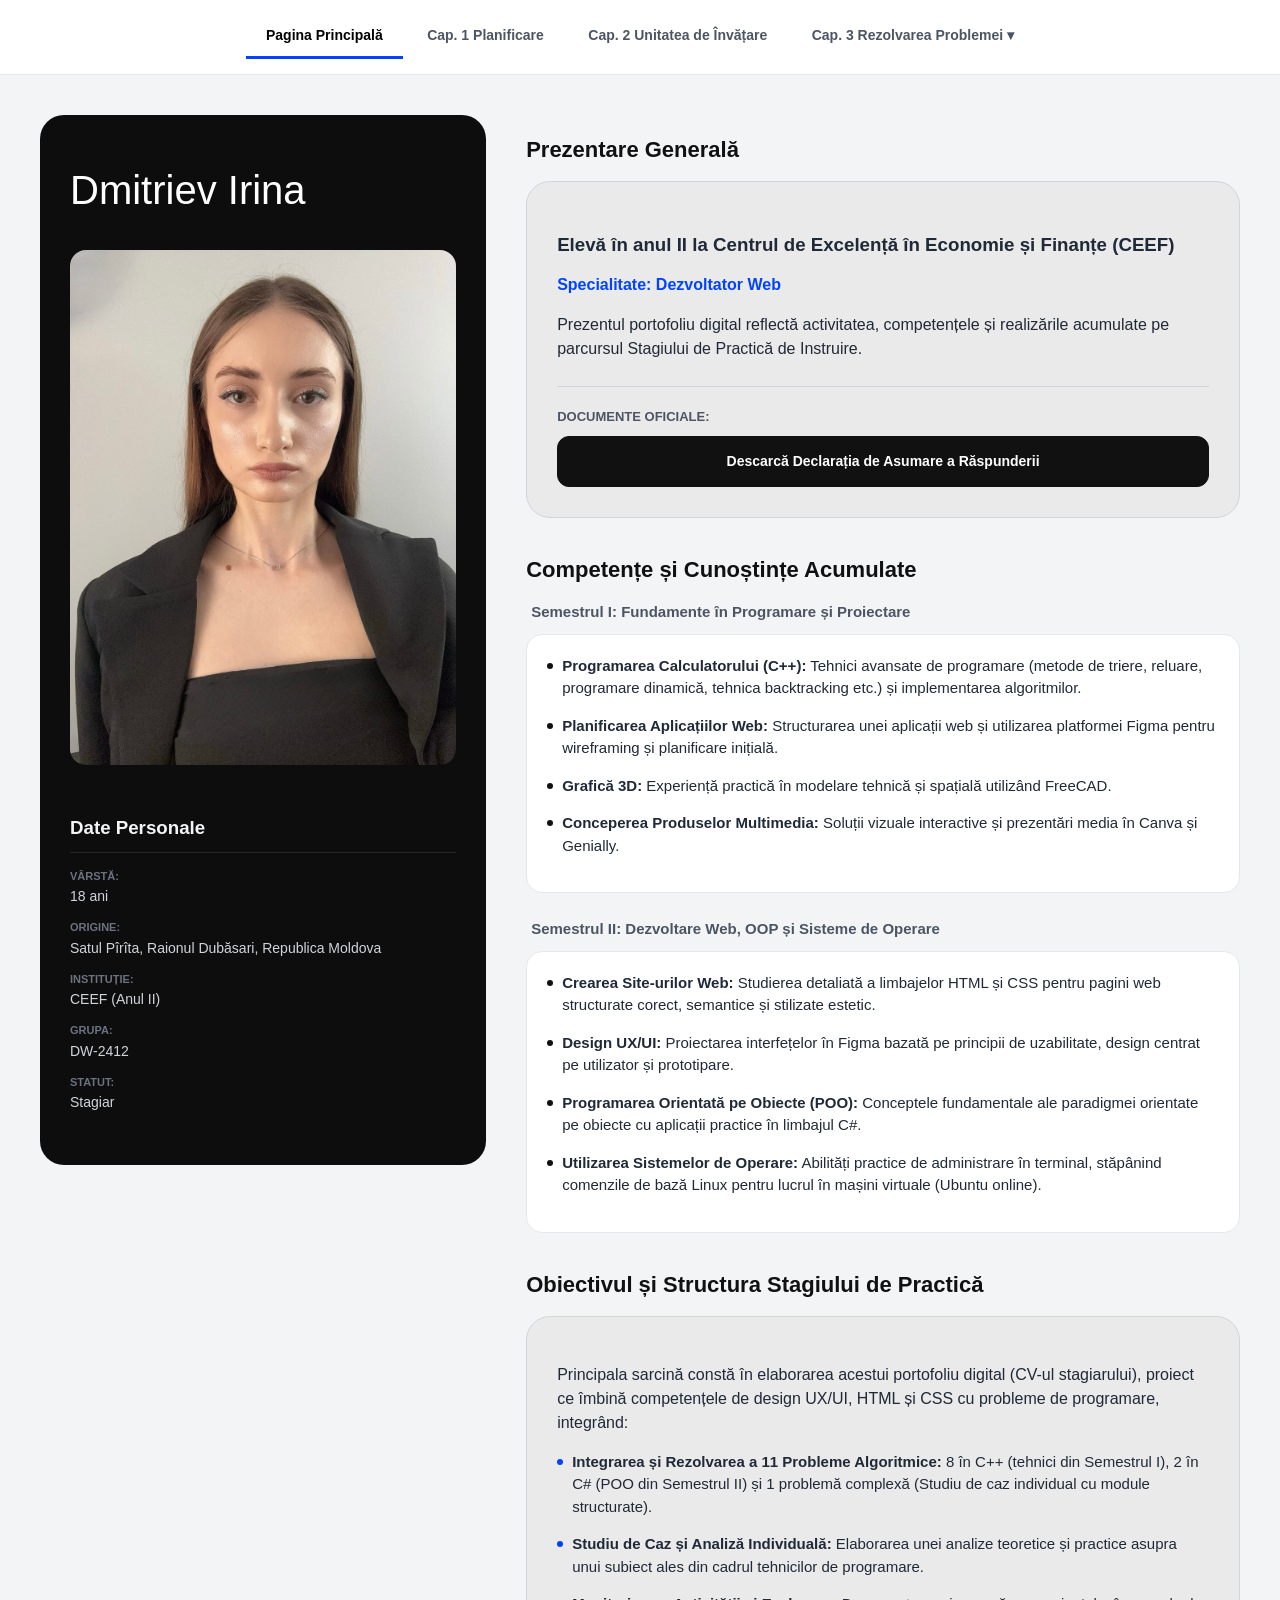
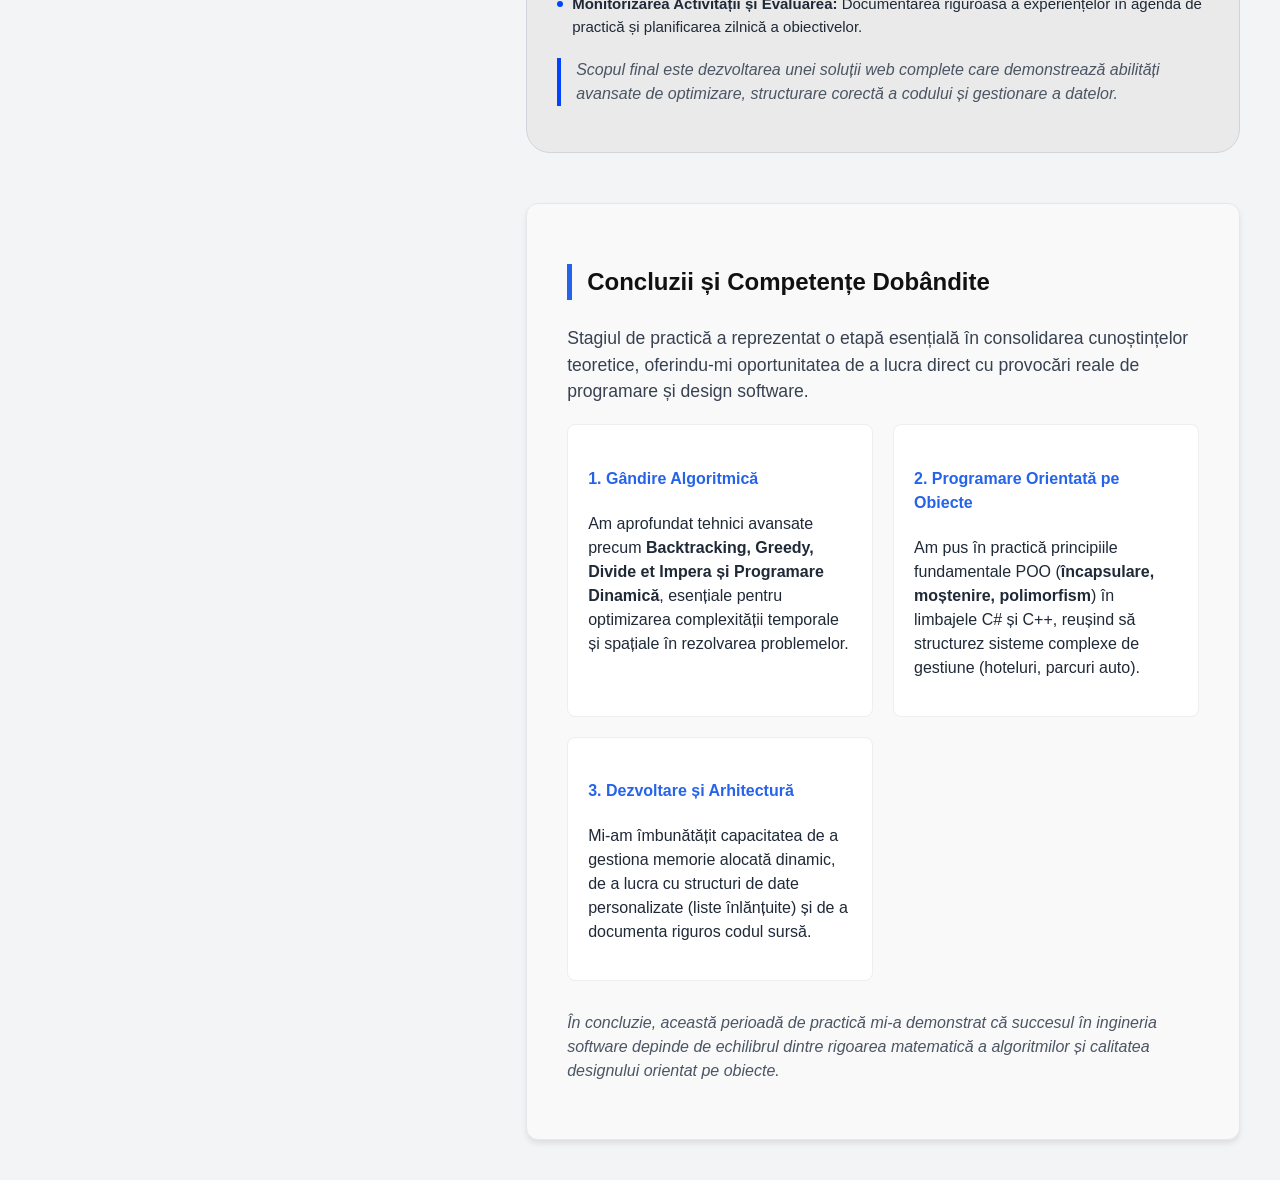
<file: index.html>
<!DOCTYPE html>
<html lang="ro">
<head>
    <meta charset="UTF-8">
    <meta name="viewport" content="width=device-width, initial-scale=1.0">
    <title>Portofoliu Practică - Irina Dmitriev</title>
    <link rel="stylesheet" href="css/style-index.css">
</head>
<body>

    <header class="navbar">
        <div class="nav-container">
            <nav class="main-nav">
                <a href="index.html" class="active">Pagina Principală</a>
                <a href="planificare.html">Cap. 1 Planificare</a>
                <a href="unitate-invatare.html">Cap. 2 Unitatea de Învățare</a>
                <div class="dropdown">
                    <a href="#" class="dropbtn">Cap. 3 Rezolvarea Problemei ▾</a>
                    <div class="dropdown-content">
                        <a href="problema-conditie.html">Condiția problemei 1</a>
                        <a href="problema-implementare.html">Implementarea în C++</a>
                        <a href="problema-rezultat.html">Rezultatul execuției</a>
                    </div>
                </div>
            </nav>
        </div>
    </header>

    <main class="profile-container">
        
        <section class="left-hero">
            <div class="hero-header">
                <h1 class="hero-name">Dmitriev Irina </h1>
            </div>
            
            <div class="photo-placeholder">
                <img src="img/profile.jpg" alt="Fotografie de profil Irina Dmitriev" class="profile-img">
            </div>

            <div class="personal-info-box">
                <h3>Date Personale</h3>
                <ul>
                    <li><span class="info-label">Vârstă:</span> 18 ani</li>
                    <li><span class="info-label">Origine:</span> Satul Pîrîta, Raionul Dubăsari, Republica Moldova</li>
                    <li><span class="info-label">Instituție:</span> CEEF (Anul II)</li>
                    <li><span class="info-label">Grupa:</span> DW-2412</li>
                    <li><span class="info-label">Statut:</span> Stagiar</li>
                </ul>
            </div>
        </section>

        <section class="right-info">
            
            <div class="info-section">
                <h2>Prezentare Generală</h2>
                <div class="card-gray intro-card">
                    <h3>Elevă în anul II la Centrul de Excelență în Economie și Finanțe (CEEF)</h3>
                    <p class="specialty-text">Specialitate: Dezvoltator Web</p>
                    <p>Prezentul portofoliu digital reflectă activitatea, competențele și realizările acumulate pe parcursul Stagiului de Practică de Instruire.</p>
                    
                    <div class="download-zone">
                        <span class="doc-title">Documente Oficiale:</span>
                        <a href="Declaratia_privind_asumarea_raspunderii.docx" download class="download-btn">
                            Descarcă Declarația de Asumare a Răspunderii
                        </a>
                    </div>
                </div>
            </div>

            <div class="info-section">
                <h2>Competențe și Cunoștințe Acumulate</h2>
                
                <div class="semester-box">
                    <h4>Semestrul I: Fundamente în Programare și Proiectare</h4>
                    <div class="card-white">
                        <ul class="clean-list">
                            <li><strong>Programarea Calculatorului (C++):</strong> Tehnici avansate de programare (metode de triere, reluare, programare dinamică, tehnica backtracking etc.) și implementarea algoritmilor.</li>
                            <li><strong>Planificarea Aplicațiilor Web:</strong> Structurarea unei aplicații web și utilizarea platformei Figma pentru wireframing și planificare inițială.</li>
                            <li><strong>Grafică 3D:</strong> Experiență practică în modelare tehnică și spațială utilizând FreeCAD.</li>
                            <li><strong>Conceperea Produselor Multimedia:</strong> Soluții vizuale interactive și prezentări media în Canva și Genially.</li>
                        </ul>
                    </div>
                </div>

                <div class="semester-box" style="margin-top: 25px;">
                    <h4>Semestrul II: Dezvoltare Web, OOP și Sisteme de Operare</h4>
                    <div class="card-white">
                        <ul class="clean-list">
                            <li><strong>Crearea Site-urilor Web:</strong> Studierea detaliată a limbajelor HTML și CSS pentru pagini web structurate corect, semantice și stilizate estetic.</li>
                            <li><strong>Design UX/UI:</strong> Proiectarea interfețelor în Figma bazată pe principii de uzabilitate, design centrat pe utilizator și prototipare.</li>
                            <li><strong>Programarea Orientată pe Obiecte (POO):</strong> Conceptele fundamentale ale paradigmei orientate pe obiecte cu aplicații practice în limbajul C#.</li>
                            <li><strong>Utilizarea Sistemelor de Operare:</strong> Abilități practice de administrare în terminal, stăpânind comenzile de bază Linux pentru lucrul în mașini virtuale (Ubuntu online).</li>
                        </ul>
                    </div>
                </div>
            </div>

            <div class="info-section">
                <h2>Obiectivul și Structura Stagiului de Practică</h2>
                <div class="card-gray">
                    <p>Principala sarcină constă în elaborarea acestui portofoliu digital (CV-ul stagiarului), proiect ce îmbină competențele de design UX/UI, HTML și CSS cu probleme de programare, integrând:</p>
                    <ul class="clean-list styled-dots">
                        <li><strong>Integrarea și Rezolvarea a 11 Probleme Algoritmice:</strong> 8 în C++ (tehnici din Semestrul I), 2 în C# (POO din Semestrul II) și 1 problemă complexă (Studiu de caz individual cu module structurate).</li>
                        <li><strong>Studiu de Caz și Analiză Individuală:</strong> Elaborarea unei analize teoretice și practice asupra unui subiect ales din cadrul tehnicilor de programare.</li>
                        <li><strong>Monitorizarea Activității și Evaluarea:</strong> Documentarea riguroasă a experiențelor în agenda de practică și planificarea zilnică a obiectivelor.</li>
                    </ul>
                    <div class="final-goal">
                        <p><em>Scopul final este dezvoltarea unei soluții web complete care demonstrează abilități avansate de optimizare, structurare corectă a codului și gestionare a datelor.</em></p>
                    </div>
                </div>
            </div>
<section id="concluzii" style="background-color: #f9f9f9; padding: 40px; margin-top: 50px; border: 1px solid #e5e7eb; border-radius: 12px; box-shadow: 0 4px 6px -1px rgba(0, 0, 0, 0.1);">
        <h2 style="color: #111; margin-bottom: 25px; border-left: 5px solid #2563eb; padding-left: 15px;">Concluzii și Competențe Dobândite</h2>
        
        <p style="font-size: 1.1em; color: #374151; margin-bottom: 20px;">
            Stagiul de practică a reprezentat o etapă esențială în consolidarea cunoștințelor teoretice, oferindu-mi oportunitatea de a lucra direct cu provocări reale de programare și design software. 
        </p>

        <div style="display: grid; grid-template-columns: repeat(auto-fit, minmax(300px, 1fr)); gap: 20px;">
            <div style="background: white; padding: 20px; border-radius: 8px; border: 1px solid #eee;">
                <h4 style="color: #2563eb;">1. Gândire Algoritmică</h4>
                <p>Am aprofundat tehnici avansate precum <strong>Backtracking, Greedy, Divide et Impera și Programare Dinamică</strong>, esențiale pentru optimizarea complexității temporale și spațiale în rezolvarea problemelor.</p>
            </div>

            <div style="background: white; padding: 20px; border-radius: 8px; border: 1px solid #eee;">
                <h4 style="color: #2563eb;">2. Programare Orientată pe Obiecte</h4>
                <p>Am pus în practică principiile fundamentale POO (<strong>încapsulare, moștenire, polimorfism</strong>) în limbajele C# și C++, reușind să structurez sisteme complexe de gestiune (hoteluri, parcuri auto).</p>
            </div>

            <div style="background: white; padding: 20px; border-radius: 8px; border: 1px solid #eee;">
                <h4 style="color: #2563eb;">3. Dezvoltare și Arhitectură</h4>
                <p>Mi-am îmbunătățit capacitatea de a gestiona memorie alocată dinamic, de a lucra cu structuri de date personalizate (liste înlănțuite) și de a documenta riguros codul sursă.</p>
            </div>
        </div>

        <p style="margin-top: 30px; font-style: italic; color: #4b5563;">
            În concluzie, această perioadă de practică mi-a demonstrat că succesul în ingineria software depinde de echilibrul dintre rigoarea matematică a algoritmilor și calitatea designului orientat pe obiecte.
        </p>
    </section>
        </section>
        
    </main>

</body>
</html>
</file>
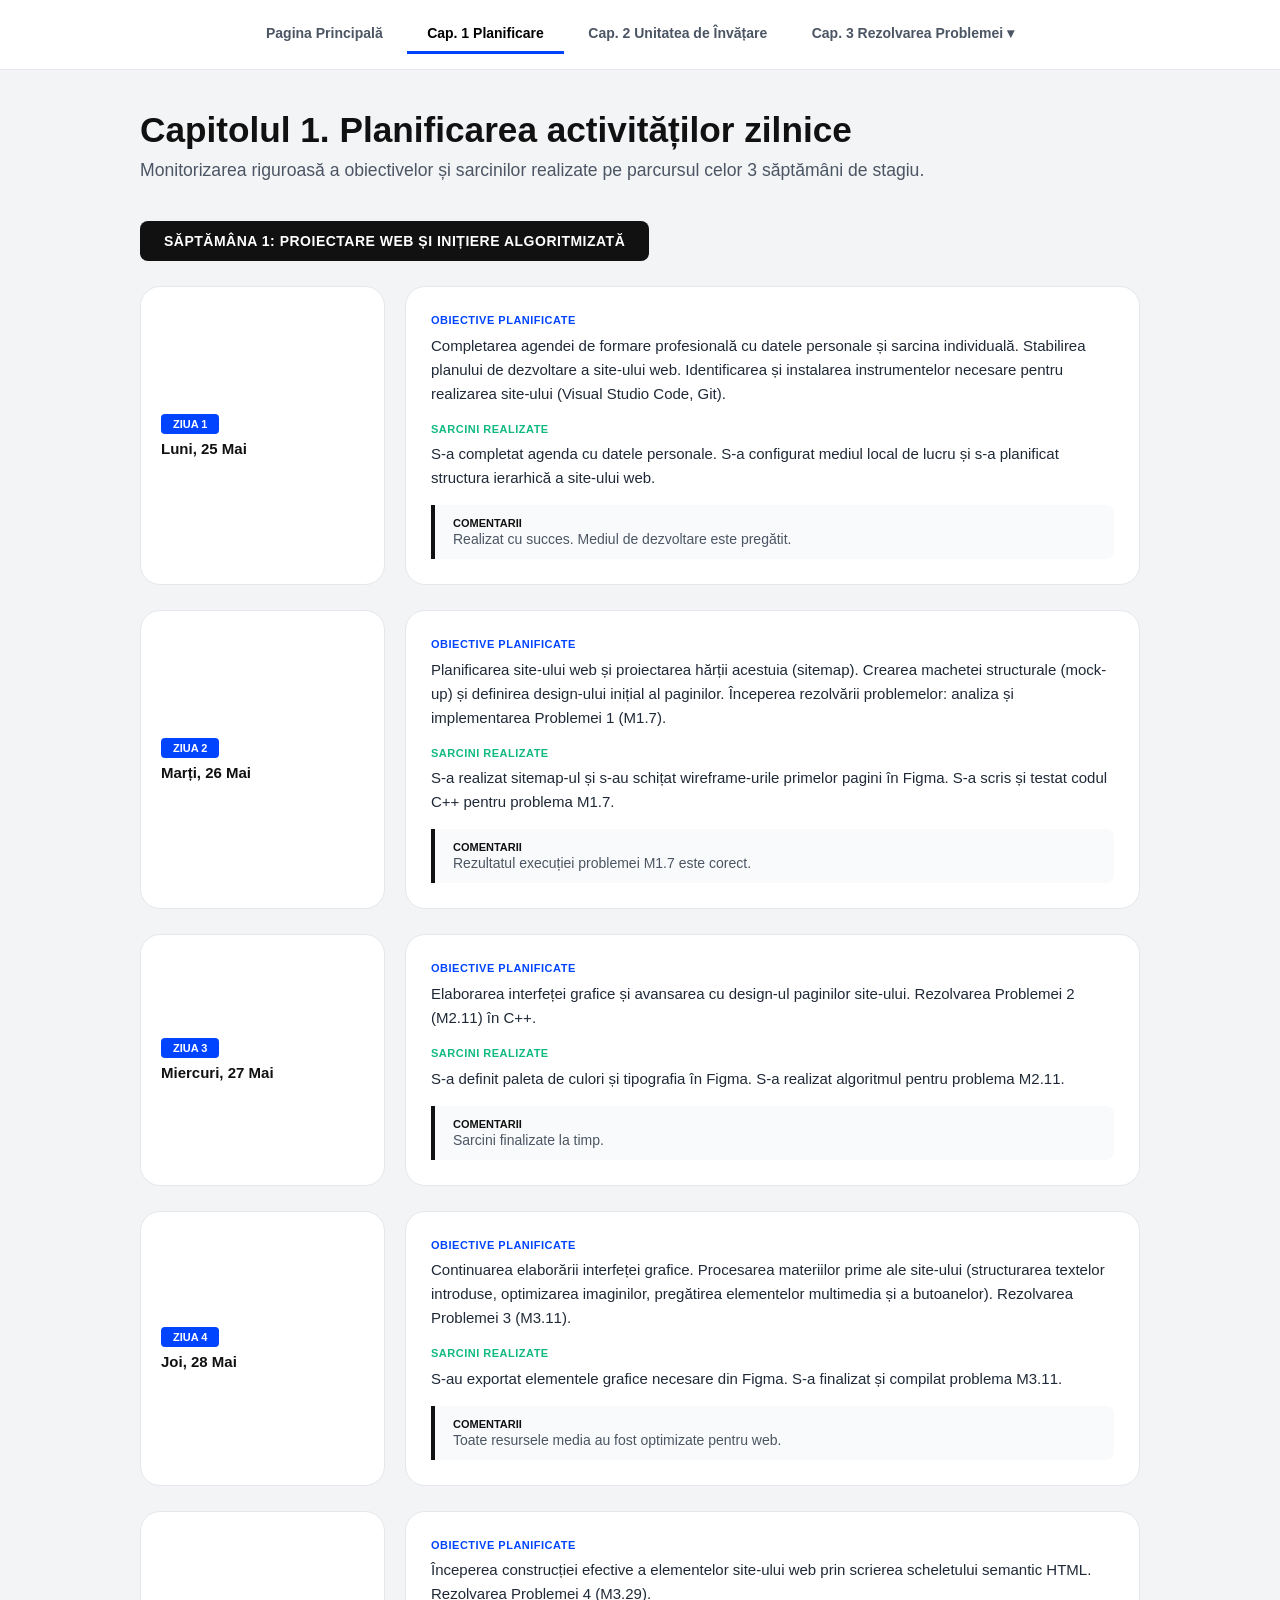
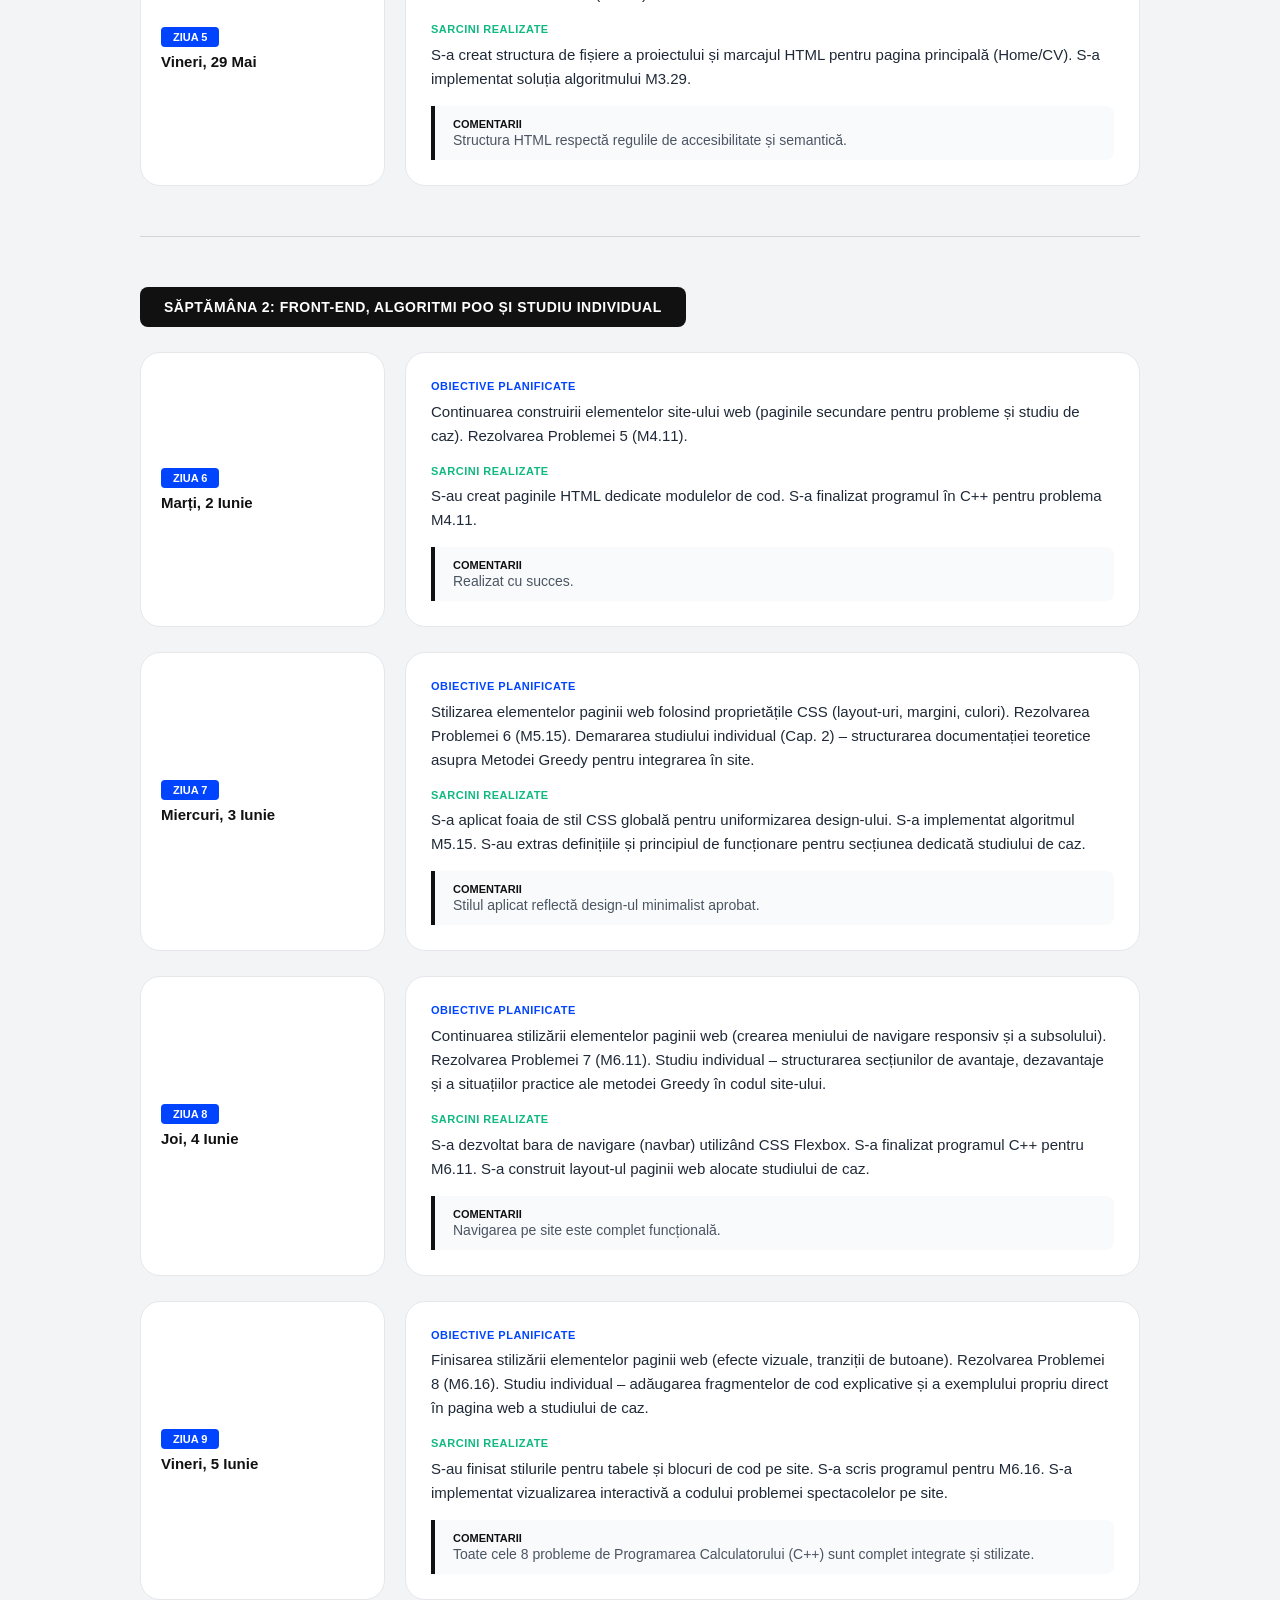
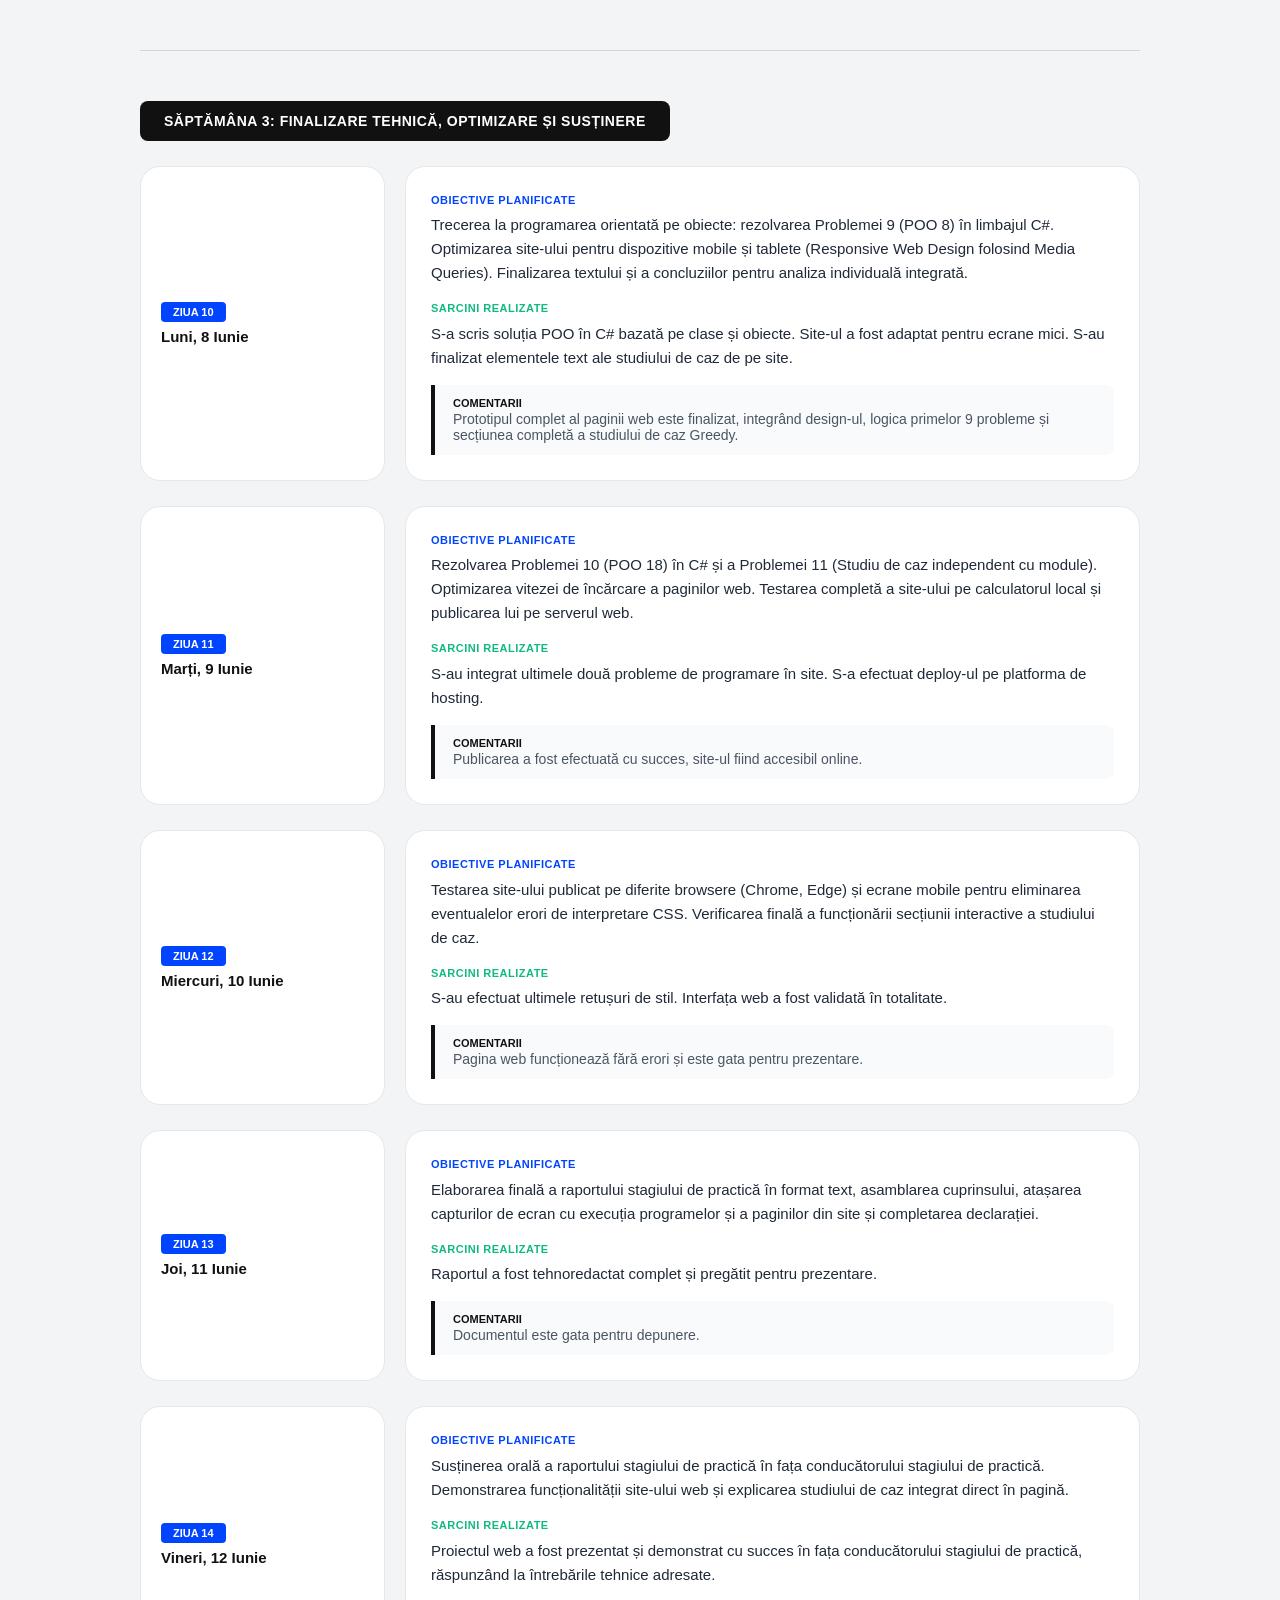
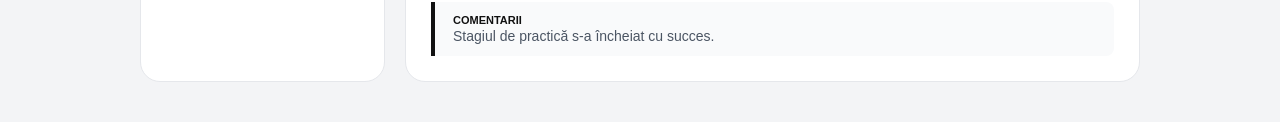
<file: planificare.html>
<!DOCTYPE html>
<html lang="ro">
<head>
    <meta charset="UTF-8">
    <meta name="viewport" content="width=device-width, initial-scale=1.0">
    <title>Cap. 1 Planificarea Activităților Zilnice</title>
    <link rel="stylesheet" href="css/style-planificare.css">
</head>
<body>

    <header class="navbar">
        <div class="nav-container">
            <nav class="main-nav">
                <a href="index.html">Pagina Principală</a>
                <a href="planificare.html" class="active">Cap. 1 Planificare</a>
                <a href="unitate-invatare.html">Cap. 2 Unitatea de Învățare</a>
                <div class="dropdown">
                    <a href="#" class="dropbtn">Cap. 3 Rezolvarea Problemei ▾</a>
                    <div class="dropdown-content">
                        <a href="problema-conditie.html">Condiția problemei 1</a>
                        <a href="problema-implementare.html">Implementarea în C++</a>
                        <a href="problema-rezultat.html">Rezultatul execuției</a>
                    </div>
                </div>
            </nav>
        </div>
    </header>

    <main class="content-wrapper">
        <div class="header-section">
            <h1 class="page-title">Capitolul 1. Planificarea activităților zilnice</h1>
            <p class="subtitle-page">Monitorizarea riguroasă a obiectivelor și sarcinilor realizate pe parcursul celor 3 săptămâni de stagiu.</p>
        </div>

        <div class="week-section">
            <div class="week-badge">Săptămâna 1: Proiectare Web și Inițiere Algoritmizată</div>
            <div class="timeline-container">

                <div class="info-card">
                    <div class="card-left-badge">
                        <span class="day-lbl">Ziua 1</span>
                        <span class="date-lbl">Luni, 25 Mai</span>
                    </div>
                    <div class="card-right-text">
                        <div class="block-desc"><span class="section-tag type-target">Obiective planificate</span> Completarea agendei de formare profesională cu datele personale și sarcina individuală. Stabilirea planului de dezvoltare a site-ului web. Identificarea și instalarea instrumentelor necesare pentru realizarea site-ului (Visual Studio Code, Git).</div>
                        <div class="block-desc"><span class="section-tag type-done">Sarcini realizate</span> S-a completat agenda cu datele personale. S-a configurat mediul local de lucru și s-a planificat structura ierarhică a site-ului web.</div>
                        <div class="comment-box"><span class="comment-label">Comentarii</span> Realizat cu succes. Mediul de dezvoltare este pregătit.</div>
                    </div>
                </div>

                <div class="info-card">
                    <div class="card-left-badge">
                        <span class="day-lbl">Ziua 2</span>
                        <span class="date-lbl">Marți, 26 Mai</span>
                    </div>
                    <div class="card-right-text">
                        <div class="block-desc"><span class="section-tag type-target">Obiective planificate</span> Planificarea site-ului web și proiectarea hărții acestuia (sitemap). Crearea machetei structurale (mock-up) și definirea design-ului inițial al paginilor. Începerea rezolvării problemelor: analiza și implementarea Problemei 1 (M1.7).</div>
                        <div class="block-desc"><span class="section-tag type-done">Sarcini realizate</span> S-a realizat sitemap-ul și s-au schițat wireframe-urile primelor pagini în Figma. S-a scris și testat codul C++ pentru problema M1.7.</div>
                        <div class="comment-box"><span class="comment-label">Comentarii</span> Rezultatul execuției problemei M1.7 este corect.</div>
                    </div>
                </div>

                <div class="info-card">
                    <div class="card-left-badge">
                        <span class="day-lbl">Ziua 3</span>
                        <span class="date-lbl">Miercuri, 27 Mai</span>
                    </div>
                    <div class="card-right-text">
                        <div class="block-desc"><span class="section-tag type-target">Obiective planificate</span> Elaborarea interfeței grafice și avansarea cu design-ul paginilor site-ului. Rezolvarea Problemei 2 (M2.11) în C++.</div>
                        <div class="block-desc"><span class="section-tag type-done">Sarcini realizate</span> S-a definit paleta de culori și tipografia în Figma. S-a realizat algoritmul pentru problema M2.11.</div>
                        <div class="comment-box"><span class="comment-label">Comentarii</span> Sarcini finalizate la timp.</div>
                    </div>
                </div>

                <div class="info-card">
                    <div class="card-left-badge">
                        <span class="day-lbl">Ziua 4</span>
                        <span class="date-lbl">Joi, 28 Mai</span>
                    </div>
                    <div class="card-right-text">
                        <div class="block-desc"><span class="section-tag type-target">Obiective planificate</span> Continuarea elaborării interfeței grafice. Procesarea materiilor prime ale site-ului (structurarea textelor introduse, optimizarea imaginilor, pregătirea elementelor multimedia și a butoanelor). Rezolvarea Problemei 3 (M3.11).</div>
                        <div class="block-desc"><span class="section-tag type-done">Sarcini realizate</span> S-au exportat elementele grafice necesare din Figma. S-a finalizat și compilat problema M3.11.</div>
                        <div class="comment-box"><span class="comment-label">Comentarii</span> Toate resursele media au fost optimizate pentru web.</div>
                    </div>
                </div>

                <div class="info-card">
                    <div class="card-left-badge">
                        <span class="day-lbl">Ziua 5</span>
                        <span class="date-lbl">Vineri, 29 Mai</span>
                    </div>
                    <div class="card-right-text">
                        <div class="block-desc"><span class="section-tag type-target">Obiective planificate</span> Începerea construcției efective a elementelor site-ului web prin scrierea scheletului semantic HTML. Rezolvarea Problemei 4 (M3.29).</div>
                        <div class="block-desc"><span class="section-tag type-done">Sarcini realizate</span> S-a creat structura de fișiere a proiectului și marcajul HTML pentru pagina principală (Home/CV). S-a implementat soluția algoritmului M3.29.</div>
                        <div class="comment-box"><span class="comment-label">Comentarii</span> Structura HTML respectă regulile de accesibilitate și semantică.</div>
                    </div>
                </div>

            </div>
        </div>

        <hr class="section-divider">

        <div class="week-section">
            <div class="week-badge">Săptămâna 2: Front-End, Algoritmi POO și Studiu Individual</div>
            <div class="timeline-container">

                <div class="info-card">
                    <div class="card-left-badge">
                        <span class="day-lbl">Ziua 6</span>
                        <span class="date-lbl">Marți, 2 Iunie</span>
                    </div>
                    <div class="card-right-text">
                        <div class="block-desc"><span class="section-tag type-target">Obiective planificate</span> Continuarea construirii elementelor site-ului web (paginile secundare pentru probleme și studiu de caz). Rezolvarea Problemei 5 (M4.11).</div>
                        <div class="block-desc"><span class="section-tag type-done">Sarcini realizate</span> S-au creat paginile HTML dedicate modulelor de cod. S-a finalizat programul în C++ pentru problema M4.11.</div>
                        <div class="comment-box"><span class="comment-label">Comentarii</span> Realizat cu succes.</div>
                    </div>
                </div>

                <div class="info-card">
                    <div class="card-left-badge">
                        <span class="day-lbl">Ziua 7</span>
                        <span class="date-lbl">Miercuri, 3 Iunie</span>
                    </div>
                    <div class="card-right-text">
                        <div class="block-desc"><span class="section-tag type-target">Obiective planificate</span> Stilizarea elementelor paginii web folosind proprietățile CSS (layout-uri, margini, culori). Rezolvarea Problemei 6 (M5.15). Demararea studiului individual (Cap. 2) – structurarea documentației teoretice asupra Metodei Greedy pentru integrarea în site.</div>
                        <div class="block-desc"><span class="section-tag type-done">Sarcini realizate</span> S-a aplicat foaia de stil CSS globală pentru uniformizarea design-ului. S-a implementat algoritmul M5.15. S-au extras definițiile și principiul de funcționare pentru secțiunea dedicată studiului de caz.</div>
                        <div class="comment-box"><span class="comment-label">Comentarii</span> Stilul aplicat reflectă design-ul minimalist aprobat.</div>
                    </div>
                </div>

                <div class="info-card">
                    <div class="card-left-badge">
                        <span class="day-lbl">Ziua 8</span>
                        <span class="date-lbl">Joi, 4 Iunie</span>
                    </div>
                    <div class="card-right-text">
                        <div class="block-desc"><span class="section-tag type-target">Obiective planificate</span> Continuarea stilizării elementelor paginii web (crearea meniului de navigare responsiv și a subsolului). Rezolvarea Problemei 7 (M6.11). Studiu individual – structurarea secțiunilor de avantaje, dezavantaje și a situațiilor practice ale metodei Greedy în codul site-ului.</div>
                        <div class="block-desc"><span class="section-tag type-done">Sarcini realizate</span> S-a dezvoltat bara de navigare (navbar) utilizând CSS Flexbox. S-a finalizat programul C++ pentru M6.11. S-a construit layout-ul paginii web alocate studiului de caz.</div>
                        <div class="comment-box"><span class="comment-label">Comentarii</span> Navigarea pe site este complet funcțională.</div>
                    </div>
                </div>

                <div class="info-card">
                    <div class="card-left-badge">
                        <span class="day-lbl">Ziua 9</span>
                        <span class="date-lbl">Vineri, 5 Iunie</span>
                    </div>
                    <div class="card-right-text">
                        <div class="block-desc"><span class="section-tag type-target">Obiective planificate</span> Finisarea stilizării elementelor paginii web (efecte vizuale, tranziții de butoane). Rezolvarea Problemei 8 (M6.16). Studiu individual – adăugarea fragmentelor de cod explicative și a exemplului propriu direct în pagina web a studiului de caz.</div>
                        <div class="block-desc"><span class="section-tag type-done">Sarcini realizate</span> S-au finisat stilurile pentru tabele și blocuri de cod pe site. S-a scris programul pentru M6.16. S-a implementat vizualizarea interactivă a codului problemei spectacolelor pe site.</div>
                        <div class="comment-box"><span class="comment-label">Comentarii</span> Toate cele 8 probleme de Programarea Calculatorului (C++) sunt complet integrate și stilizate.</div>
                    </div>
                </div>

            </div>
        </div>

        <hr class="section-divider">

        <div class="week-section">
            <div class="week-badge">Săptămâna 3: Finalizare Tehnică, Optimizare și Susținere</div>
            <div class="timeline-container">

                <div class="info-card">
                    <div class="card-left-badge">
                        <span class="day-lbl">Ziua 10</span>
                        <span class="date-lbl">Luni, 8 Iunie</span>
                    </div>
                    <div class="card-right-text">
                        <div class="block-desc"><span class="section-tag type-target">Obiective planificate</span> Trecerea la programarea orientată pe obiecte: rezolvarea Problemei 9 (POO 8) în limbajul C#. Optimizarea site-ului pentru dispozitive mobile și tablete (Responsive Web Design folosind Media Queries). Finalizarea textului și a concluziilor pentru analiza individuală integrată.</div>
                        <div class="block-desc"><span class="section-tag type-done">Sarcini realizate</span> S-a scris soluția POO în C# bazată pe clase și obiecte. Site-ul a fost adaptat pentru ecrane mici. S-au finalizat elementele text ale studiului de caz de pe site.</div>
                        <div class="comment-box"><span class="comment-label">Comentarii</span> Prototipul complet al paginii web este finalizat, integrând design-ul, logica primelor 9 probleme și secțiunea completă a studiului de caz Greedy.</div>
                    </div>
                </div>

                <div class="info-card">
                    <div class="card-left-badge">
                        <span class="day-lbl">Ziua 11</span>
                        <span class="date-lbl">Marți, 9 Iunie</span>
                    </div>
                    <div class="card-right-text">
                        <div class="block-desc"><span class="section-tag type-target">Obiective planificate</span> Rezolvarea Problemei 10 (POO 18) în C# și a Problemei 11 (Studiu de caz independent cu module). Optimizarea vitezei de încărcare a paginilor web. Testarea completă a site-ului pe calculatorul local și publicarea lui pe serverul web.</div>
                        <div class="block-desc"><span class="section-tag type-done">Sarcini realizate</span> S-au integrat ultimele două probleme de programare în site. S-a efectuat deploy-ul pe platforma de hosting.</div>
                        <div class="comment-box"><span class="comment-label">Comentarii</span> Publicarea a fost efectuată cu succes, site-ul fiind accesibil online.</div>
                    </div>
                </div>

                <div class="info-card">
                    <div class="card-left-badge">
                        <span class="day-lbl">Ziua 12</span>
                        <span class="date-lbl">Miercuri, 10 Iunie</span>
                    </div>
                    <div class="card-right-text">
                        <div class="block-desc"><span class="section-tag type-target">Obiective planificate</span> Testarea site-ului publicat pe diferite browsere (Chrome, Edge) și ecrane mobile pentru eliminarea eventualelor erori de interpretare CSS. Verificarea finală a funcționării secțiunii interactive a studiului de caz.</div>
                        <div class="block-desc"><span class="section-tag type-done">Sarcini realizate</span> S-au efectuat ultimele retușuri de stil. Interfața web a fost validată în totalitate.</div>
                        <div class="comment-box"><span class="comment-label">Comentarii</span> Pagina web funcționează fără erori și este gata pentru prezentare.</div>
                    </div>
                </div>

                <div class="info-card">
                    <div class="card-left-badge">
                        <span class="day-lbl">Ziua 13</span>
                        <span class="date-lbl">Joi, 11 Iunie</span>
                    </div>
                    <div class="card-right-text">
                        <div class="block-desc"><span class="section-tag type-target">Obiective planificate</span> Elaborarea finală a raportului stagiului de practică în format text, asamblarea cuprinsului, atașarea capturilor de ecran cu execuția programelor și a paginilor din site și completarea declarației.</div>
                        <div class="block-desc"><span class="section-tag type-done">Sarcini realizate</span> Raportul a fost tehnoredactat complet și pregătit pentru prezentare.</div>
                        <div class="comment-box"><span class="comment-label">Comentarii</span> Documentul este gata pentru depunere.</div>
                    </div>
                </div>

                <div class="info-card">
                    <div class="card-left-badge">
                        <span class="day-lbl">Ziua 14</span>
                        <span class="date-lbl">Vineri, 12 Iunie</span>
                    </div>
                    <div class="card-right-text">
                        <div class="block-desc"><span class="section-tag type-target">Obiective planificate</span> Susținerea orală a raportului stagiului de practică în fața conducătorului stagiului de practică. Demonstrarea funcționalității site-ului web și explicarea studiului de caz integrat direct în pagină.</div>
                        <div class="block-desc"><span class="section-tag type-done">Sarcini realizate</span> Proiectul web a fost prezentat și demonstrat cu succes în fața conducătorului stagiului de practică, răspunzând la întrebările tehnice adresate.</div>
                        <div class="comment-box"><span class="comment-label">Comentarii</span> Stagiul de practică s-a încheiat cu succes.</div>
                    </div>
                </div>

            </div>
        </div>

    </main>

</body>
</html>
</file>
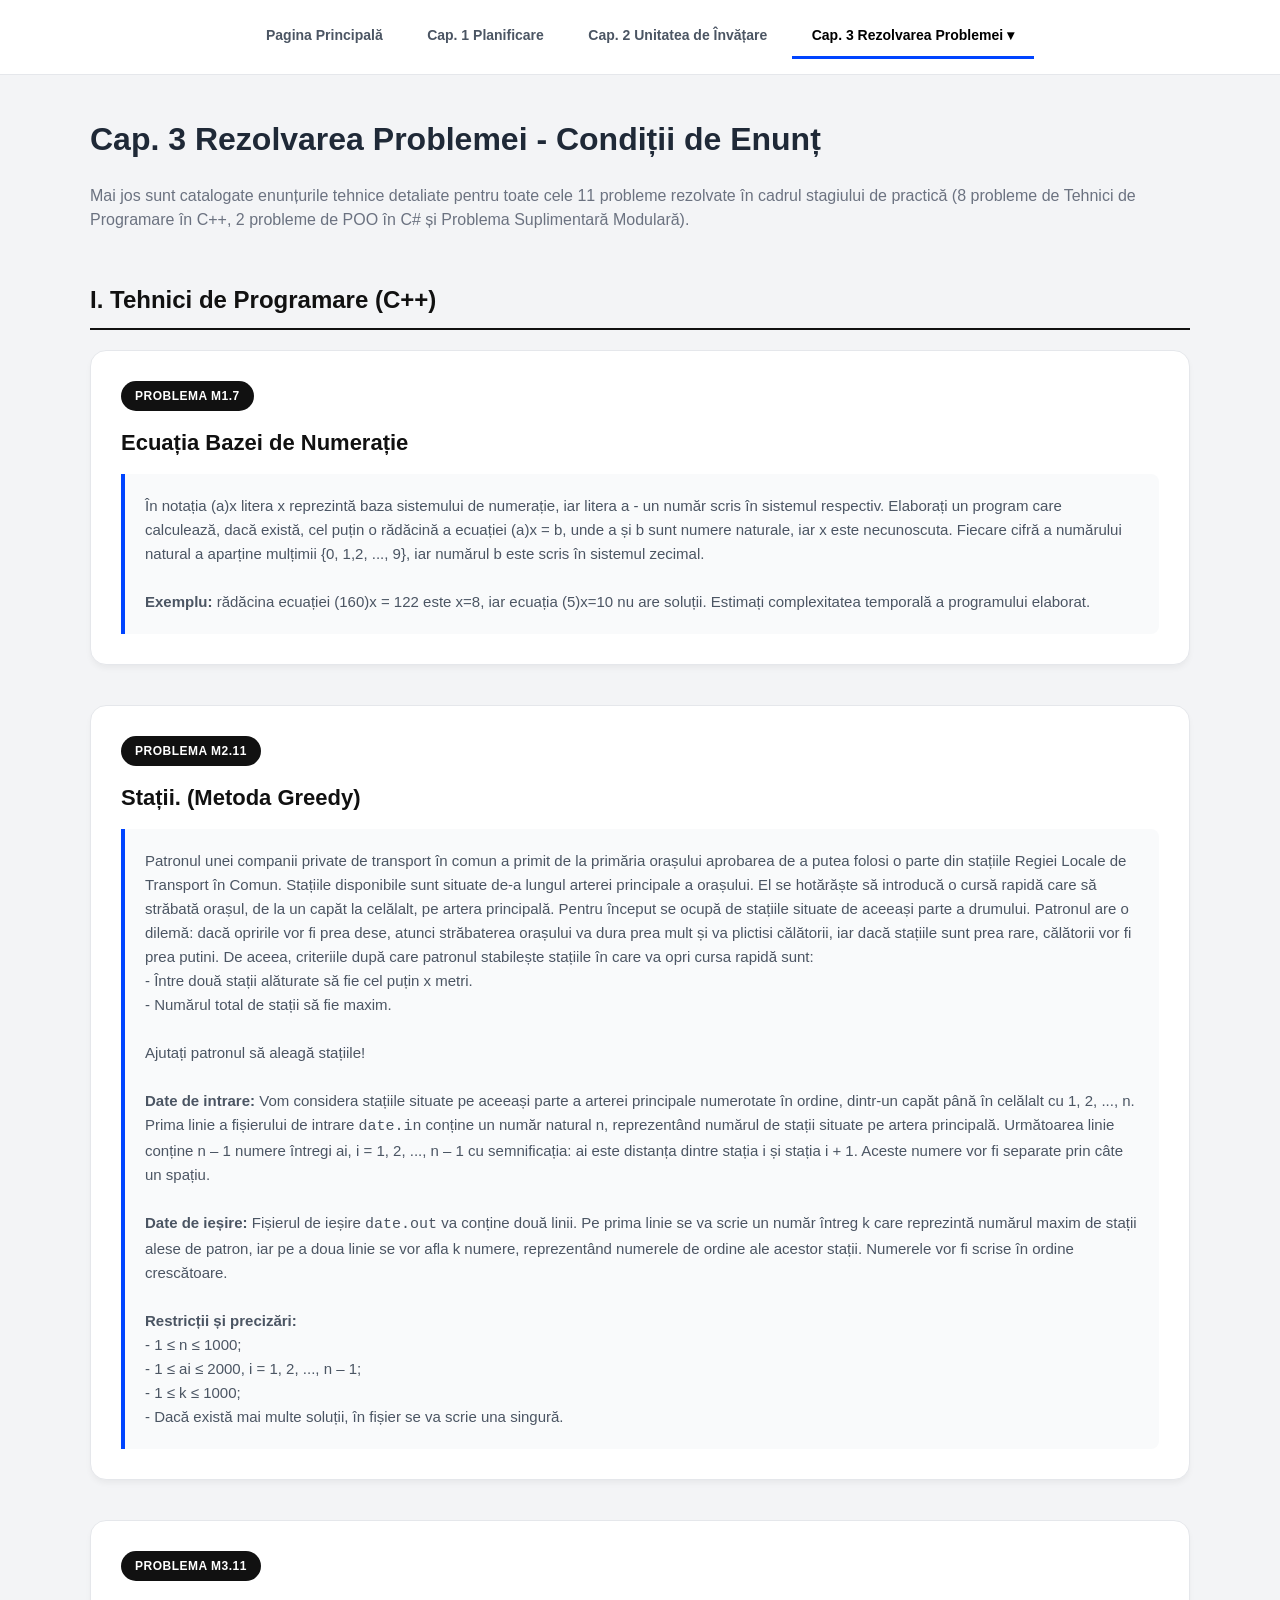
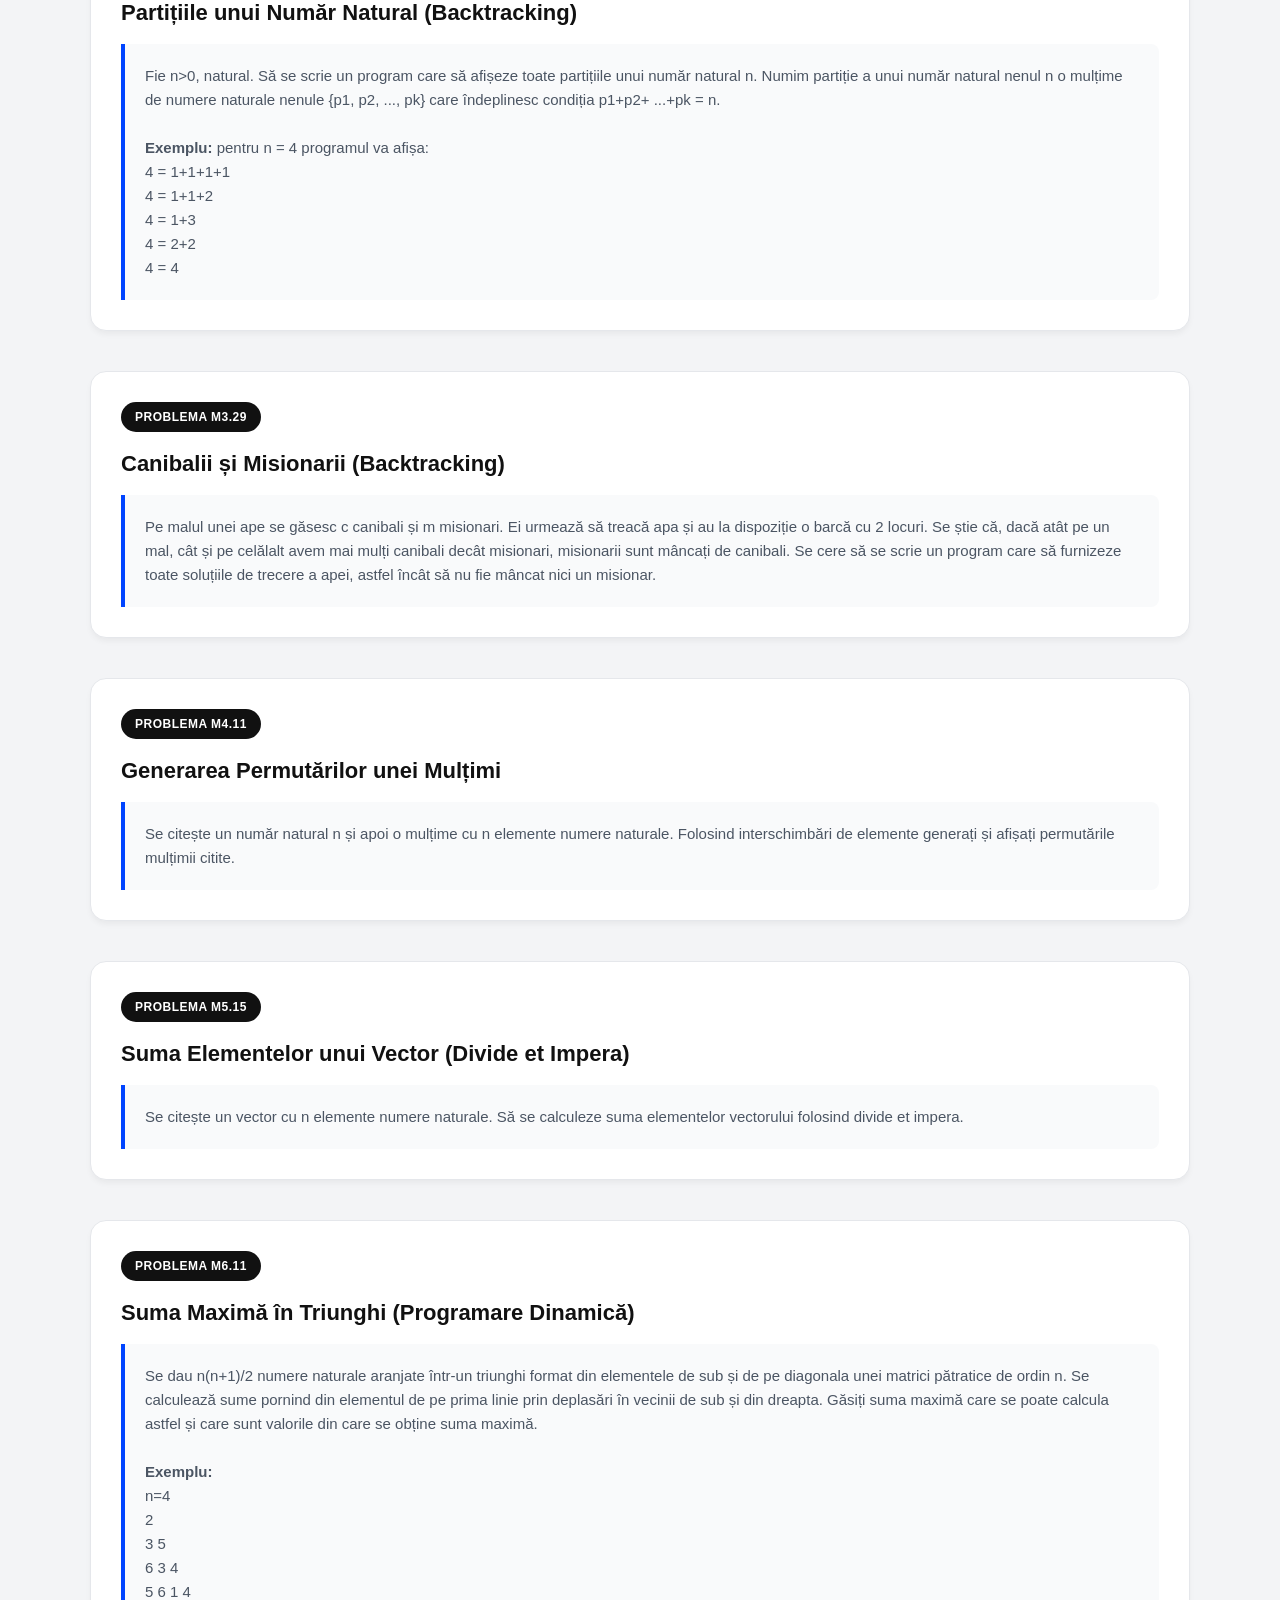
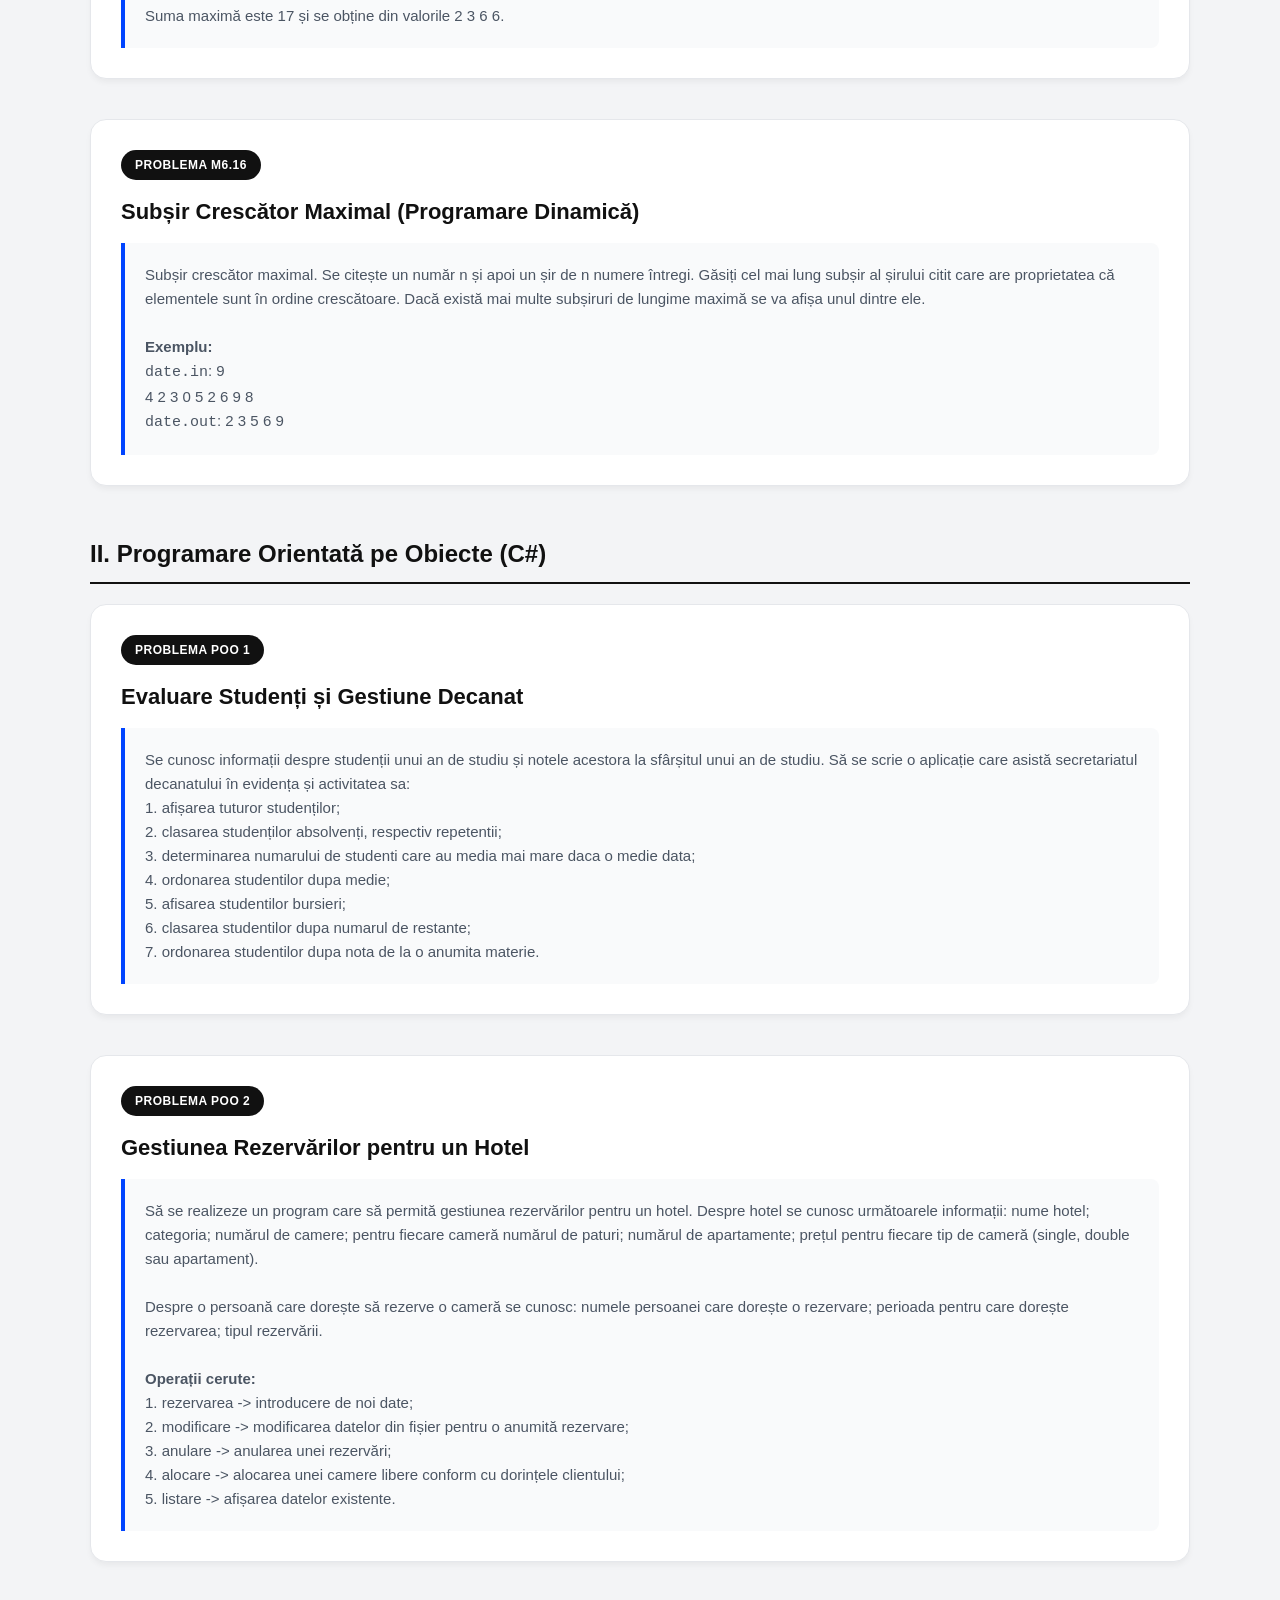
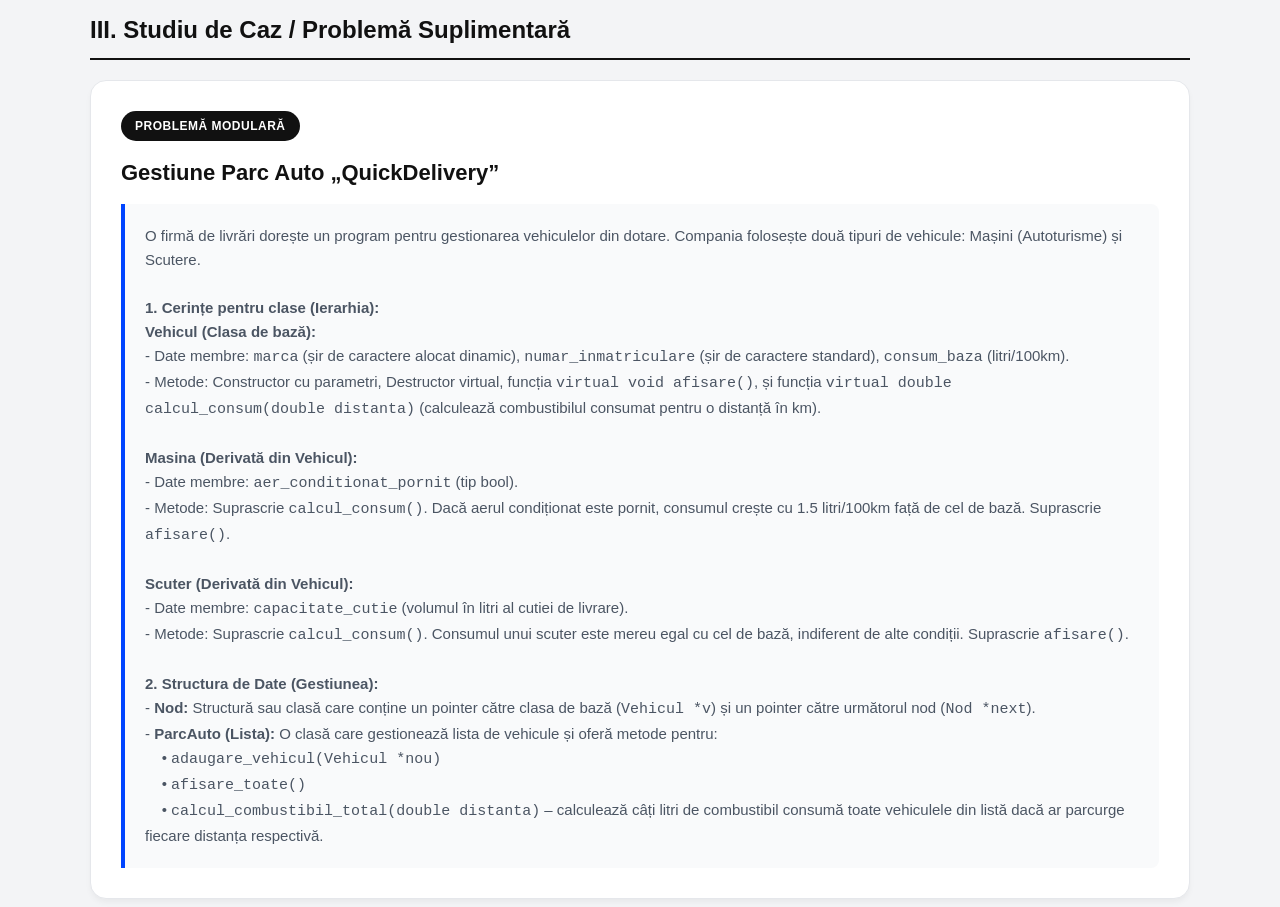
<file: problema-conditie.html>
<!DOCTYPE html>
<html lang="ro">
<head>
    <meta charset="UTF-8">
    <meta name="viewport" content="width=device-width, initial-scale=1.0">
    <title>Cap. 3 - Condiția Problemelor</title>
    <link rel="stylesheet" href="css/style-index.css">
    <link rel="stylesheet" href="css/style-probleme.css">
</head>
<body>

    <header class="navbar">
        <div class="nav-container">
            <nav class="main-nav">
                <a href="index.html">Pagina Principală</a>
                <a href="planificare.html">Cap. 1 Planificare</a>
                <a href="unitate-invatare.html">Cap. 2 Unitatea de Învățare</a>
                <div class="dropdown">
                    <a href="#" class="dropbtn active">Cap. 3 Rezolvarea Problemei ▾</a>
                    <div class="dropdown-content">
                        <a href="problema-conditie.html" class="active">Condiția problemei</a>
                        <a href="problema-implementare.html">Implementarea în C++/C#</a>
                        <a href="problema-rezultat.html">Rezultatul execuției</a>
                    </div>
                </div>
            </nav>
        </div>
    </header>

    <main class="main-container">
        <h1>Cap. 3 Rezolvarea Problemei - Condiții de Enunț</h1>
        <p style="color:#6b7280; margin-bottom: 40px;">Mai jos sunt catalogate enunțurile tehnice detaliate pentru toate cele 11 probleme rezolvate în cadrul stagiului de practică (8 probleme de Tehnici de Programare în C++, 2 probleme de POO în C# și Problema Suplimentară Modulară).</p>

        <h2 style="border-bottom: 2px solid #111; padding-bottom: 10px; margin-top: 50px; color:#111;">I. Tehnici de Programare (C++)</h2>

        <div class="problem-card">
            <div class="problem-badge">Problema m1.7</div>
            <h2 class="problem-title">Ecuația Bazei de Numerație</h2>
            <div class="problem-statement">
                În notația (a)x litera x reprezintă baza sistemului de numerație, iar litera a - un număr scris în sistemul respectiv. Elaborați un program care calculează, dacă există, cel puțin o rădăcină a ecuației (a)x = b, unde a și b sunt numere naturale, iar x este necunoscuta. Fiecare cifră a numărului natural a aparține mulțimii {0, 1,2, ..., 9}, iar numărul b este scris în sistemul zecimal.
                <br><br>
                <strong>Exemplu:</strong> rădăcina ecuației (160)x = 122 este x=8, iar ecuația (5)x=10 nu are soluții. Estimați complexitatea temporală a programului elaborat.
            </div>
        </div>

        <div class="problem-card">
            <div class="problem-badge">Problema M2.11</div>
            <h2 class="problem-title">Stații. (Metoda Greedy)</h2>
            <div class="problem-statement">
                Patronul unei companii private de transport în comun a primit de la primăria orașului aprobarea de a putea folosi o parte din stațiile Regiei Locale de Transport în Comun. Stațiile disponibile sunt situate de-a lungul arterei principale a orașului. El se hotărăște să introducă o cursă rapidă care să străbată orașul, de la un capăt la celălalt, pe artera principală. Pentru început se ocupă de stațiile situate de aceeași parte a drumului. Patronul are o dilemă: dacă opririle vor fi prea dese, atunci străbaterea orașului va dura prea mult și va plictisi călătorii, iar dacă stațiile sunt prea rare, călătorii vor fi prea putini. De aceea, criteriile după care patronul stabilește stațiile în care va opri cursa rapidă sunt:
                <br>- Între două stații alăturate să fie cel puțin x metri.
                <br>- Numărul total de stații să fie maxim.
                <br><br>
                Ajutați patronul să aleagă stațiile!
                <br><br>
                <strong>Date de intrare:</strong> Vom considera stațiile situate pe aceeași parte a arterei principale numerotate în ordine, dintr-un capăt până în celălalt cu 1, 2, ..., n. Prima linie a fișierului de intrare <code>date.in</code> conține un număr natural n, reprezentând numărul de stații situate pe artera principală. Următoarea linie conține n – 1 numere întregi ai, i = 1, 2, ..., n – 1 cu semnificația: ai este distanța dintre stația i și stația i + 1. Aceste numere vor fi separate prin câte un spațiu.
                <br><br>
                <strong>Date de ieșire:</strong> Fișierul de ieșire <code>date.out</code> va conține două linii. Pe prima linie se va scrie un număr întreg k care reprezintă numărul maxim de stații alese de patron, iar pe a doua linie se vor afla k numere, reprezentând numerele de ordine ale acestor stații. Numerele vor fi scrise în ordine crescătoare.
                <br><br>
                <strong>Restricții și precizări:</strong>
                <br>- 1 ≤ n ≤ 1000;
                <br>- 1 ≤ ai ≤ 2000, i = 1, 2, ..., n – 1;
                <br>- 1 ≤ k ≤ 1000;
                <br>- Dacă există mai multe soluții, în fișier se va scrie una singură.
            </div>
        </div>

        <div class="problem-card">
            <div class="problem-badge">Problema M3.11</div>
            <h2 class="problem-title">Partițiile unui Număr Natural (Backtracking)</h2>
            <div class="problem-statement">
                Fie n>0, natural. Să se scrie un program care să afișeze toate partițiile unui număr natural n. Numim partiție a unui număr natural nenul n o mulțime de numere naturale nenule {p1, p2, ..., pk} care îndeplinesc condiția p1+p2+ ...+pk = n.
                <br><br>
                <strong>Exemplu:</strong> pentru n = 4 programul va afișa:
                <br>4 = 1+1+1+1
                <br>4 = 1+1+2
                <br>4 = 1+3
                <br>4 = 2+2
                <br>4 = 4
            </div>
        </div>

        <div class="problem-card">
            <div class="problem-badge">Problema M3.29</div>
            <h2 class="problem-title">Canibalii și Misionarii (Backtracking)</h2>
            <div class="problem-statement">
                Pe malul unei ape se găsesc c canibali și m misionari. Ei urmează să treacă apa și au la dispoziție o barcă cu 2 locuri. Se știe că, dacă atât pe un mal, cât și pe celălalt avem mai mulți canibali decât misionari, misionarii sunt mâncați de canibali. Se cere să se scrie un program care să furnizeze toate soluțiile de trecere a apei, astfel încât să nu fie mâncat nici un misionar.
            </div>
        </div>

        <div class="problem-card">
            <div class="problem-badge">Problema M4.11</div>
            <h2 class="problem-title">Generarea Permutărilor unei Mulțimi</h2>
            <div class="problem-statement">
                Se citește un număr natural n și apoi o mulțime cu n elemente numere naturale. Folosind interschimbări de elemente generați și afișați permutările mulțimii citite.
            </div>
        </div>

        <div class="problem-card">
            <div class="problem-badge">Problema M5.15</div>
            <h2 class="problem-title">Suma Elementelor unui Vector (Divide et Impera)</h2>
            <div class="problem-statement">
                Se citește un vector cu n elemente numere naturale. Să se calculeze suma elementelor vectorului folosind divide et impera.
            </div>
        </div>

        <div class="problem-card">
            <div class="problem-badge">Problema M6.11</div>
            <h2 class="problem-title">Suma Maximă în Triunghi (Programare Dinamică)</h2>
            <div class="problem-statement">
                Se dau n(n+1)/2 numere naturale aranjate într-un triunghi format din elementele de sub și de pe diagonala unei matrici pătratice de ordin n.
                Se calculează sume pornind din elementul de pe prima linie prin deplasări în vecinii de sub și din dreapta. Găsiți suma maximă care se poate calcula astfel și care sunt valorile din care se obține suma maximă.
                <br><br>
                <strong>Exemplu:</strong>
                <br>n=4
                <br>2
                <br>3 5
                <br>6 3 4
                <br>5 6 1 4
                <br>Suma maximă este 17 și se obține din valorile 2 3 6 6.
            </div>
        </div>

        <div class="problem-card">
            <div class="problem-badge">Problema M6.16</div>
            <h2 class="problem-title">Subșir Crescător Maximal (Programare Dinamică)</h2>
            <div class="problem-statement">
                Subșir crescător maximal. Se citește un număr n și apoi un șir de n numere întregi. Găsiți cel mai lung subșir al șirului citit care are proprietatea că elementele sunt în ordine crescătoare.
                Dacă există mai multe subșiruri de lungime maximă se va afișa unul dintre ele.
                <br><br>
                <strong>Exemplu:</strong>
                <br><code>date.in</code>: 9 <br> 4 2 3 0 5 2 6 9 8
                <br><code>date.out</code>: 2 3 5 6 9
            </div>
        </div>


        <h2 style="border-bottom: 2px solid #111; padding-bottom: 10px; margin-top: 50px; color:#111;">II. Programare Orientată pe Obiecte (C#)</h2>

        <div class="problem-card">
            <div class="problem-badge">Problema POO 1</div>
            <h2 class="problem-title">Evaluare Studenți și Gestiune Decanat</h2>
            <div class="problem-statement">
                Se cunosc informații despre studenții unui an de studiu și notele acestora la sfârșitul unui an de studiu. Să se scrie o aplicație care asistă secretariatul decanatului în evidența și activitatea sa:
                <br>1. afișarea tuturor studenților;
                <br>2. clasarea studenților absolvenți, respectiv repetentii;
                <br>3. determinarea numarului de studenti care au media mai mare daca o medie data;
                <br>4. ordonarea studentilor dupa medie;
                <br>5. afisarea studentilor bursieri;
                <br>6. clasarea studentilor dupa numarul de restante;
                <br>7. ordonarea studentilor dupa nota de la o anumita materie.
            </div>
        </div>

        <div class="problem-card">
            <div class="problem-badge">Problema POO 2</div>
            <h2 class="problem-title">Gestiunea Rezervărilor pentru un Hotel</h2>
            <div class="problem-statement">
                Să se realizeze un program care să permită gestiunea rezervărilor pentru un hotel. Despre hotel se cunosc următoarele informații: nume hotel; categoria; numărul de camere; pentru fiecare cameră numărul de paturi; numărul de apartamente; prețul pentru fiecare tip de cameră (single, double sau apartament). 
                <br><br>Despre o persoană care dorește să rezerve o cameră se cunosc: numele persoanei care dorește o rezervare; perioada pentru care dorește rezervarea; tipul rezervării.
                <br><br>
                <strong>Operații cerute:</strong>
                <br>1. rezervarea -> introducere de noi date;
                <br>2. modificare -> modificarea datelor din fișier pentru o anumită rezervare;
                <br>3. anulare -> anularea unei rezervări;
                <br>4. alocare -> alocarea unei camere libere conform cu dorințele clientului;
                <br>5. listare -> afișarea datelor existente.
            </div>
        </div>


        <h2 style="border-bottom: 2px solid #111; padding-bottom: 10px; margin-top: 50px; color:#111;">III. Studiu de Caz / Problemă Suplimentară</h2>

        <div class="problem-card">
            <div class="problem-badge">Problemă Modulară</div>
            <h2 class="problem-title">Gestiune Parc Auto „QuickDelivery”</h2>
            <div class="problem-statement">
                O firmă de livrări dorește un program pentru gestionarea vehiculelor din dotare. Compania folosește două tipuri de vehicule: Mașini (Autoturisme) și Scutere.
                <br><br>
                <strong>1. Cerințe pentru clase (Ierarhia):</strong>
                <br><strong>Vehicul (Clasa de bază):</strong>
                <br>- Date membre: <code>marca</code> (șir de caractere alocat dinamic), <code>numar_inmatriculare</code> (șir de caractere standard), <code>consum_baza</code> (litri/100km).
                <br>- Metode: Constructor cu parametri, Destructor virtual, funcția <code>virtual void afisare()</code>, și funcția <code>virtual double calcul_consum(double distanta)</code> (calculează combustibilul consumat pentru o distanță în km).
                <br><br>
                <strong>Masina (Derivată din Vehicul):</strong>
                <br>- Date membre: <code>aer_conditionat_pornit</code> (tip bool).
                <br>- Metode: Suprascrie <code>calcul_consum()</code>. Dacă aerul condiționat este pornit, consumul crește cu 1.5 litri/100km față de cel de bază. Suprascrie <code>afisare()</code>.
                <br><br>
                <strong>Scuter (Derivată din Vehicul):</strong>
                <br>- Date membre: <code>capacitate_cutie</code> (volumul în litri al cutiei de livrare).
                <br>- Metode: Suprascrie <code>calcul_consum()</code>. Consumul unui scuter este mereu egal cu cel de bază, indiferent de alte condiții. Suprascrie <code>afisare()</code>.
                <br><br>
                <strong>2. Structura de Date (Gestiunea):</strong>
                <br>- <strong>Nod:</strong> Structură sau clasă care conține un pointer către clasa de bază (<code>Vehicul *v</code>) și un pointer către următorul nod (<code>Nod *next</code>).
                <br>- <strong>ParcAuto (Lista):</strong> O clasă care gestionează lista de vehicule și oferă metode pentru:
                <br>&nbsp;&nbsp;&nbsp;&nbsp;• <code>adaugare_vehicul(Vehicul *nou)</code>
                <br>&nbsp;&nbsp;&nbsp;&nbsp;• <code>afisare_toate()</code>
                <br>&nbsp;&nbsp;&nbsp;&nbsp;• <code>calcul_combustibil_total(double distanta)</code> – calculează câți litri de combustibil consumă toate vehiculele din listă dacă ar parcurge fiecare distanța respectivă.
            </div>
        </div>

    </main>
</body>
</html>
</file>
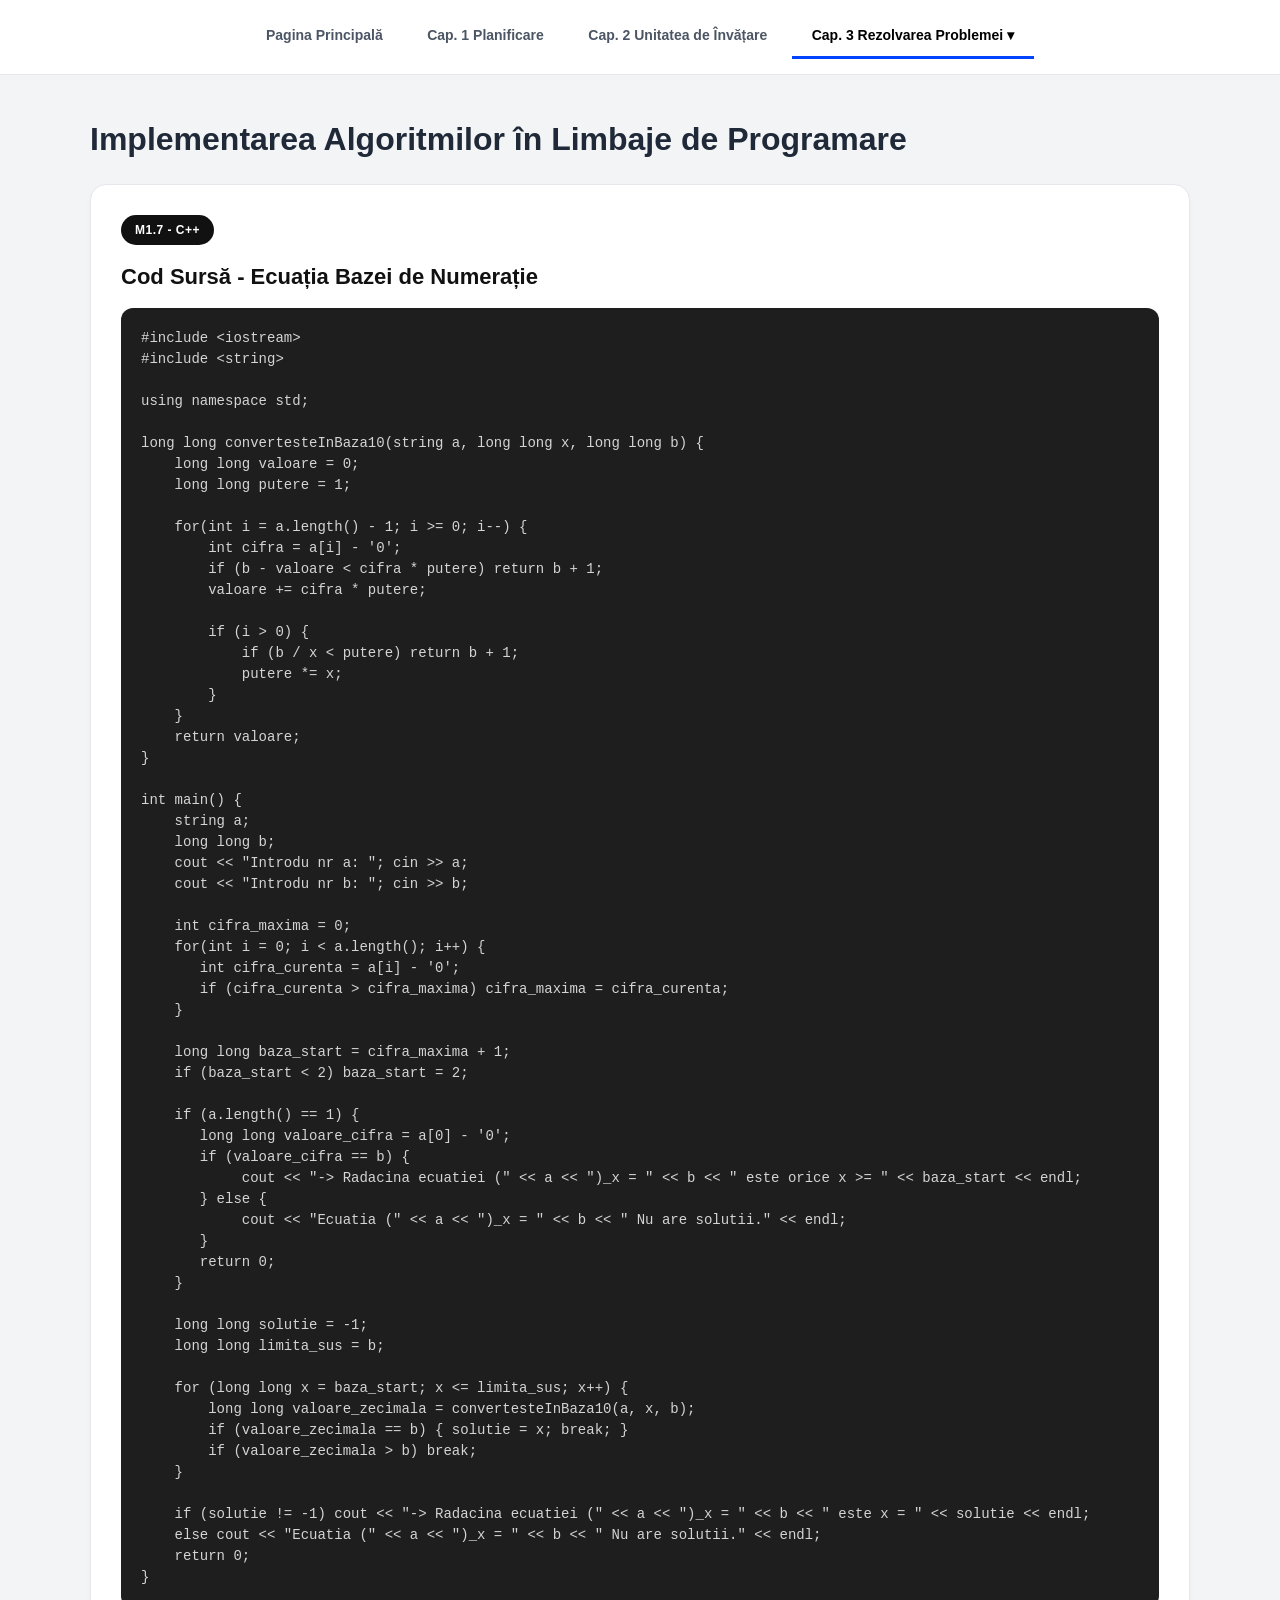
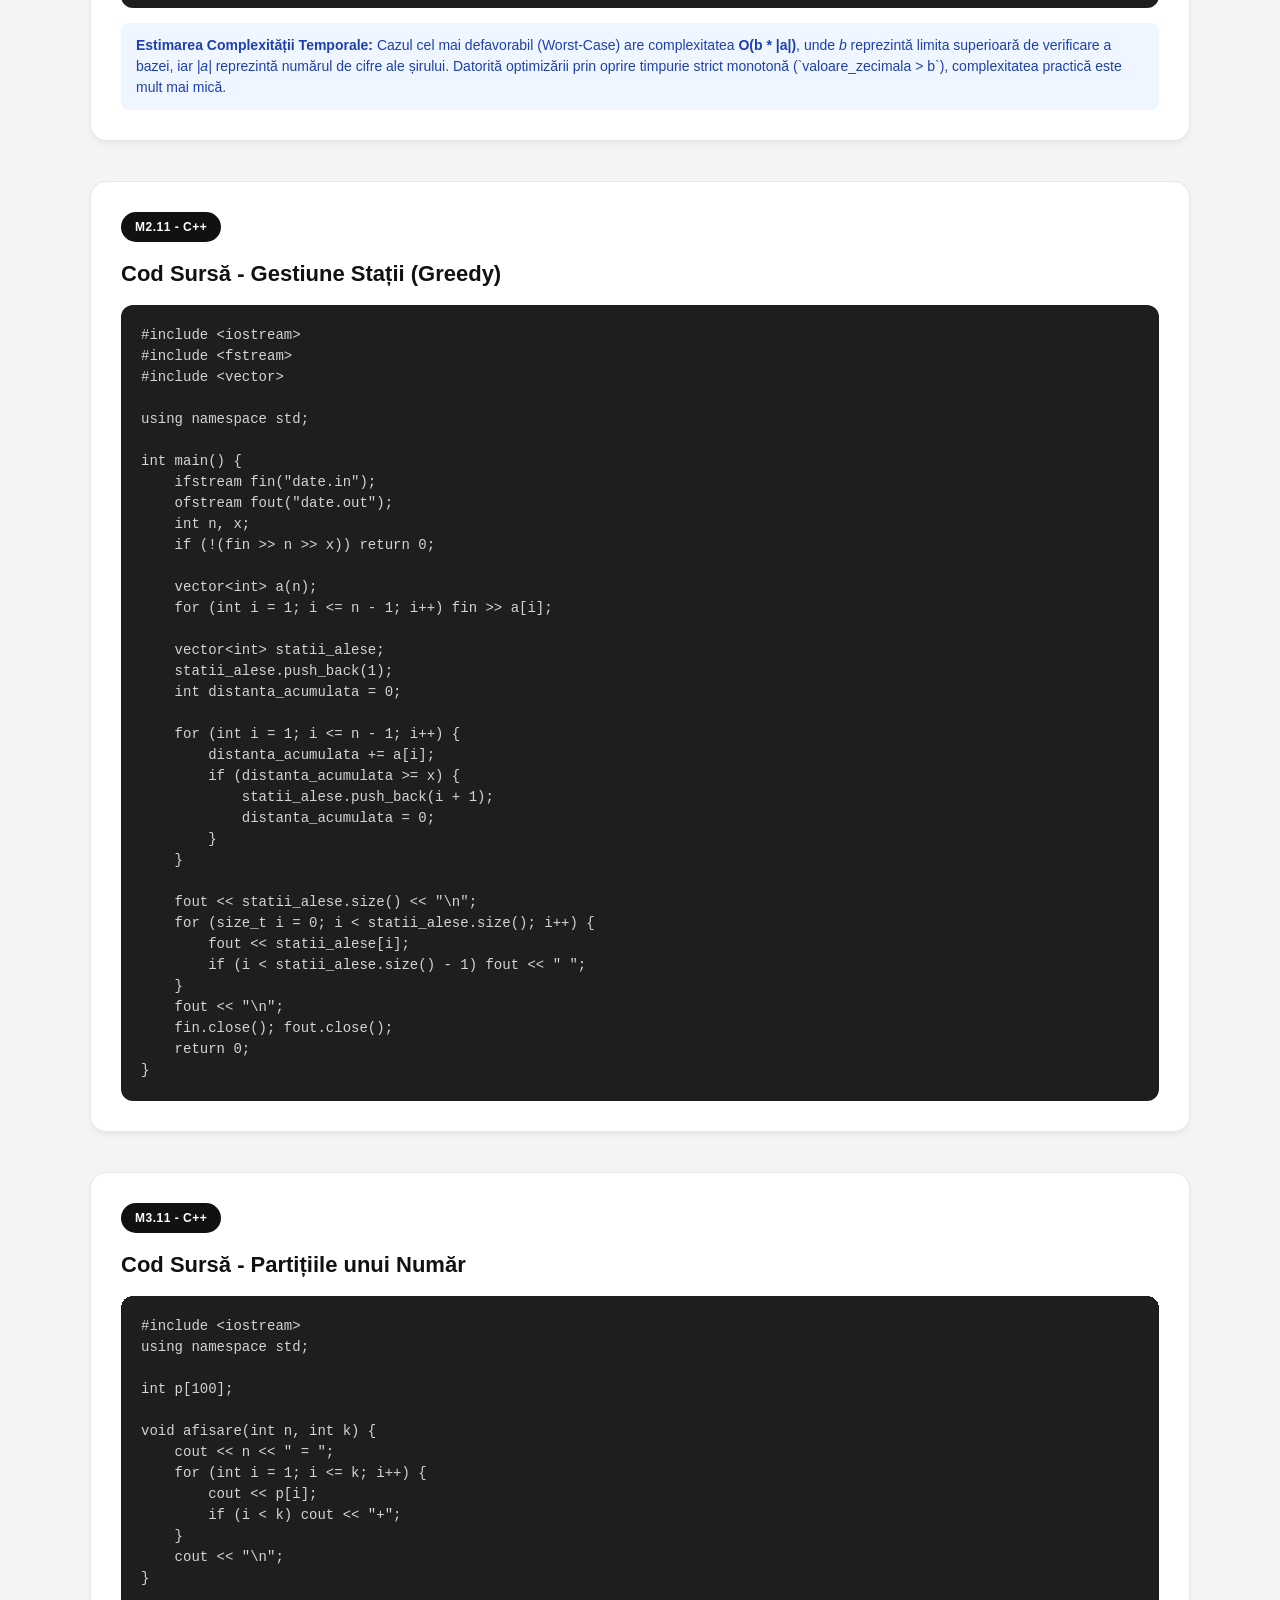
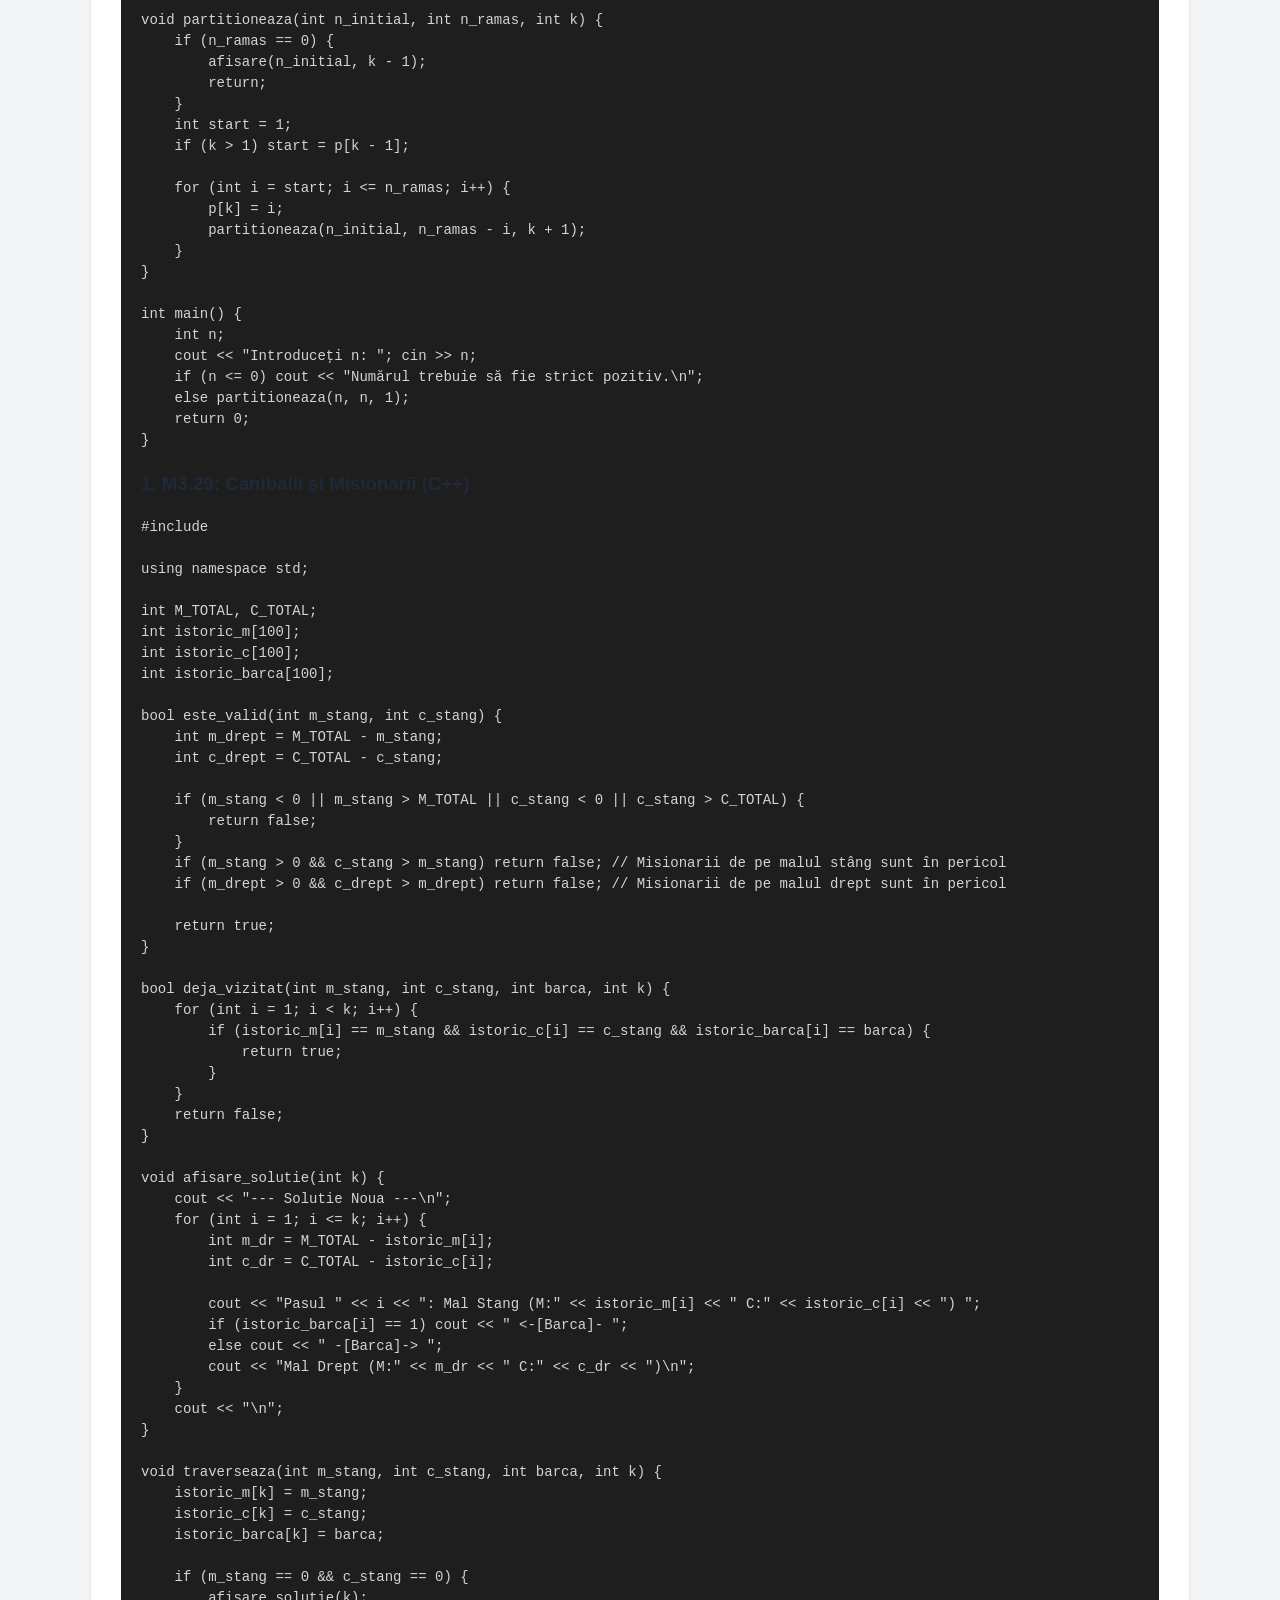
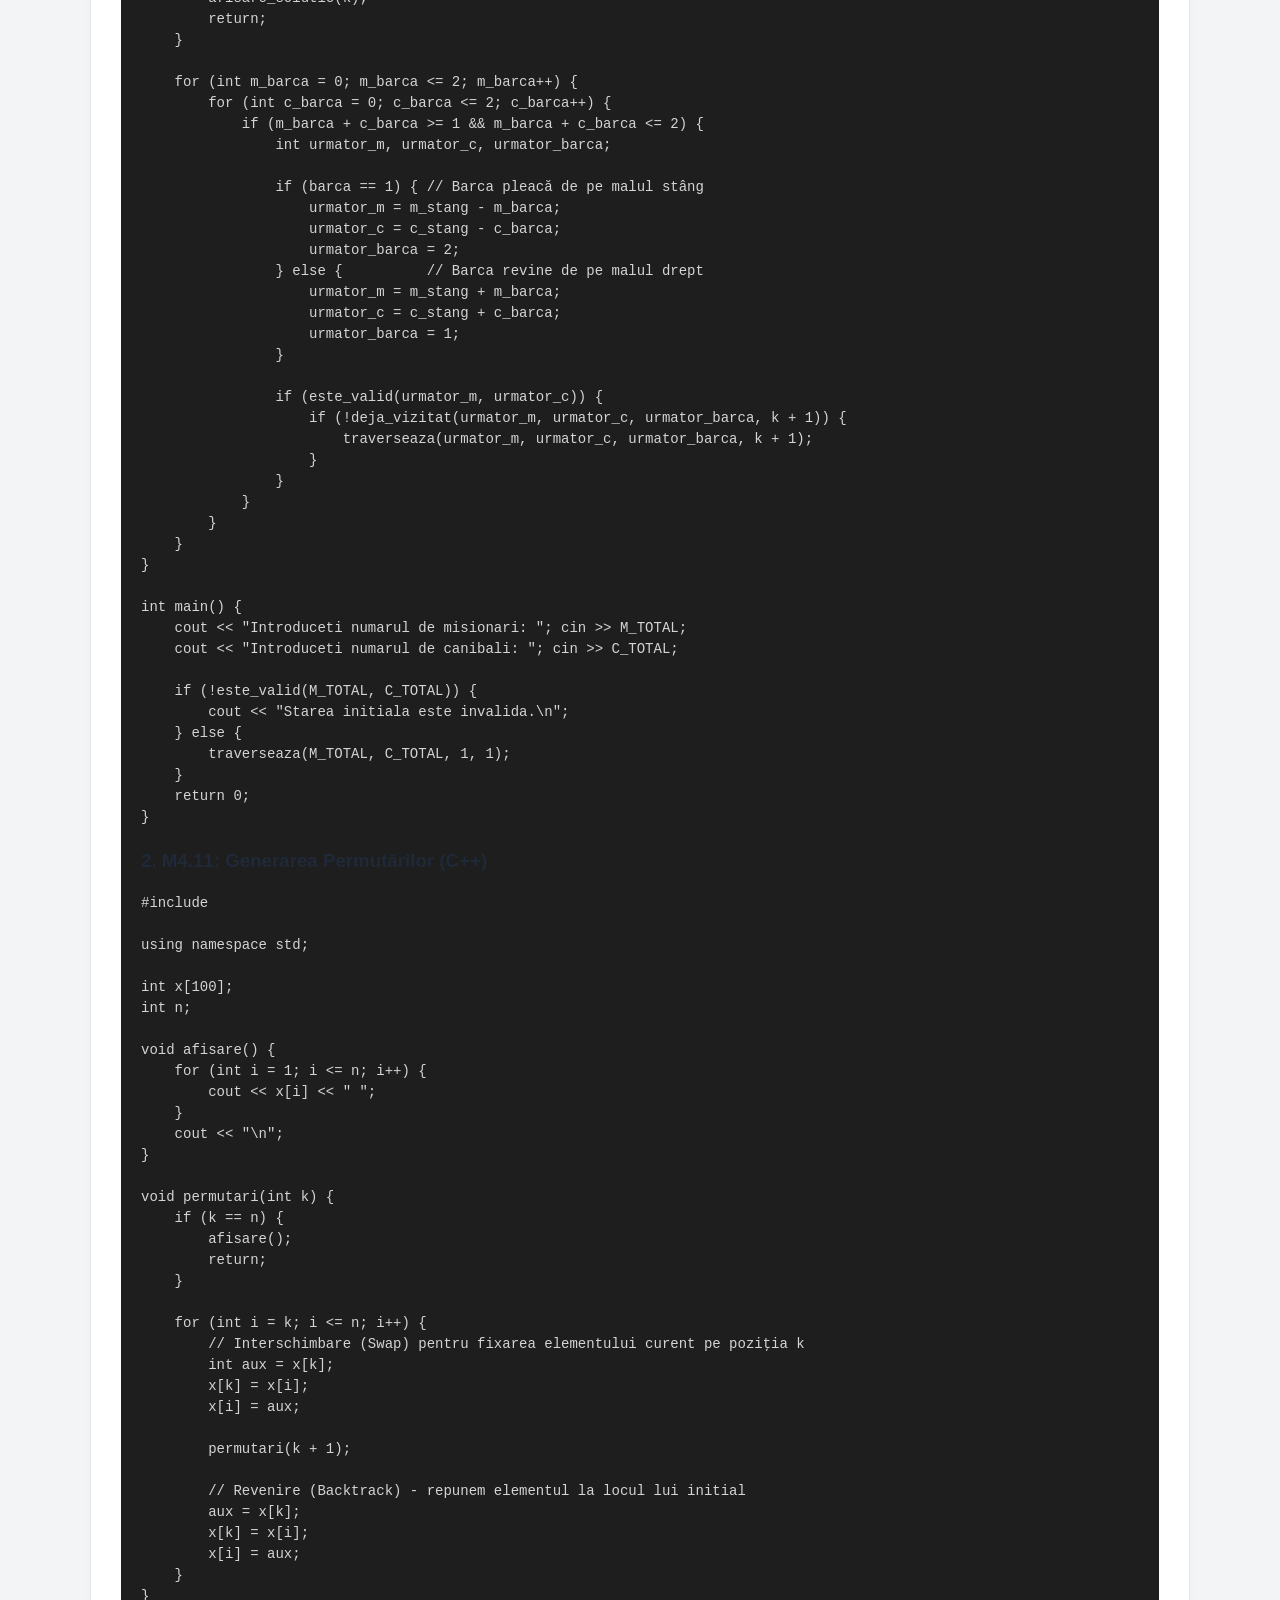
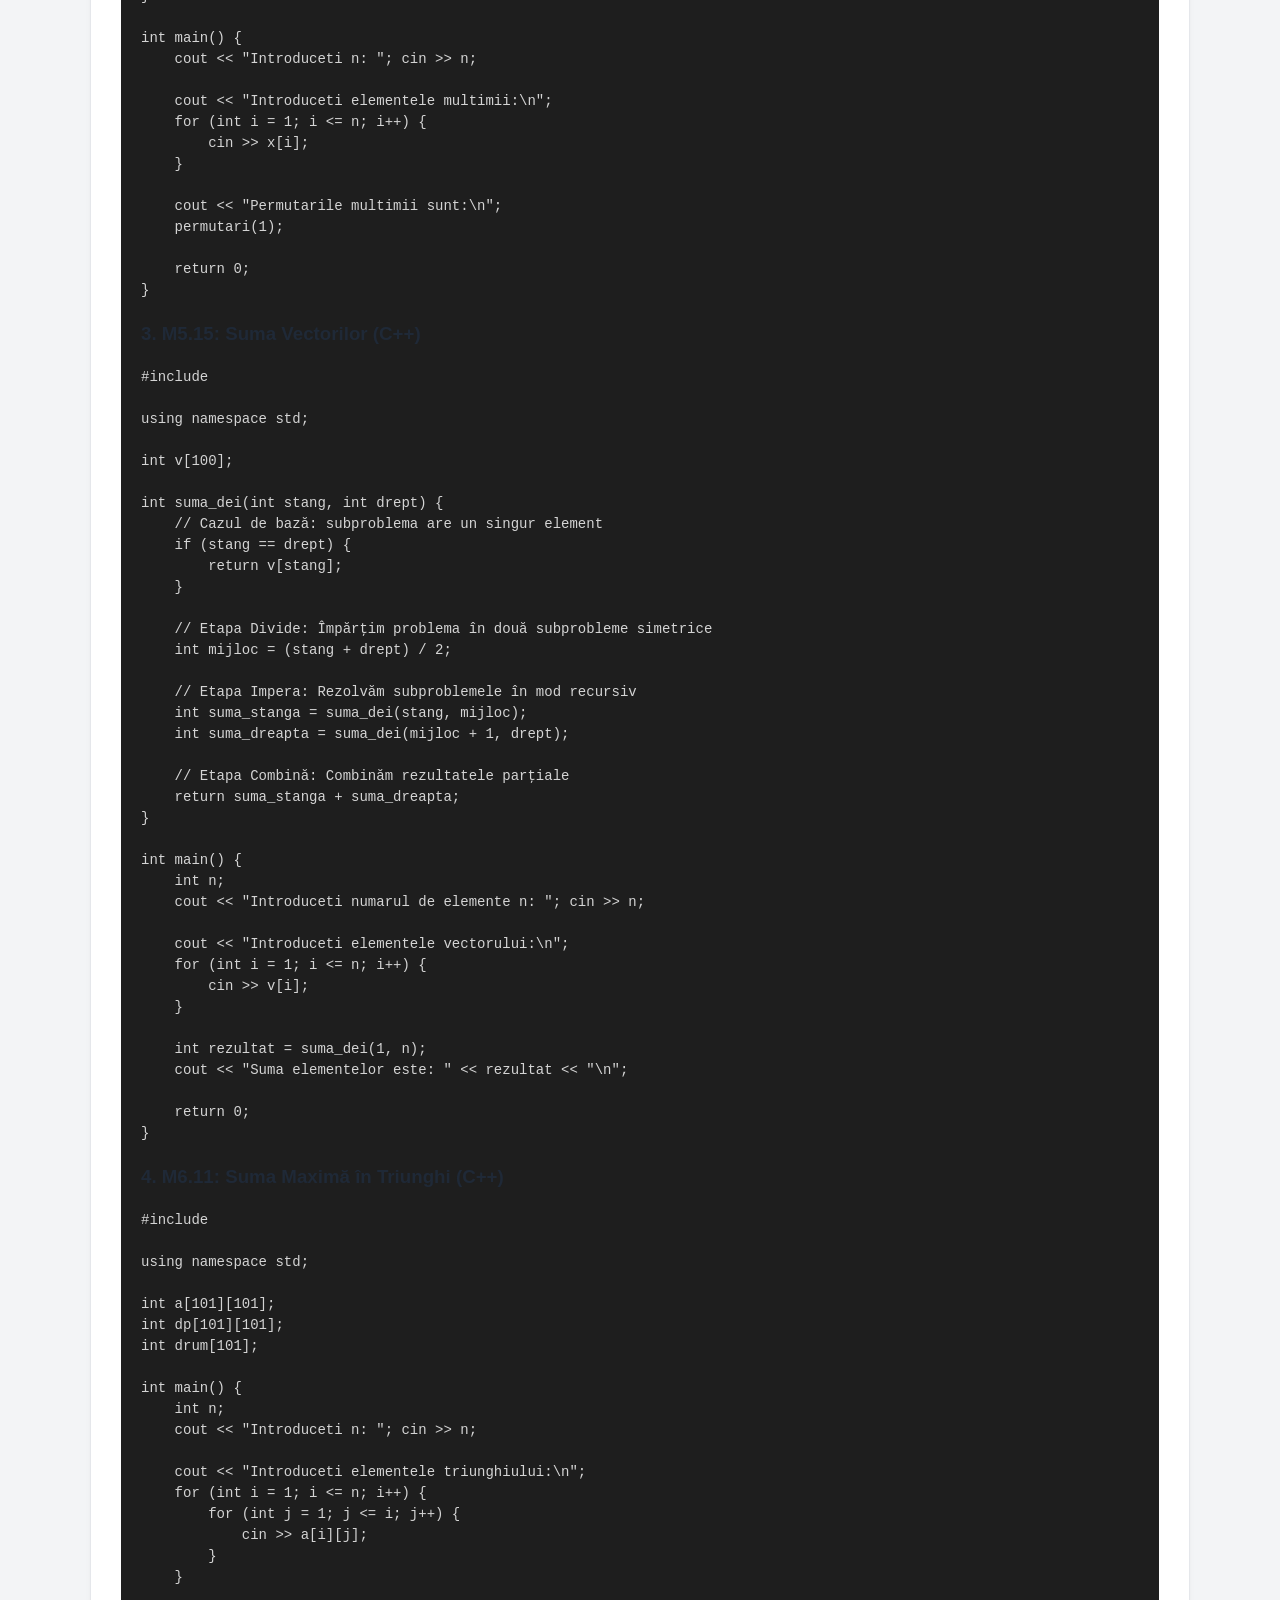
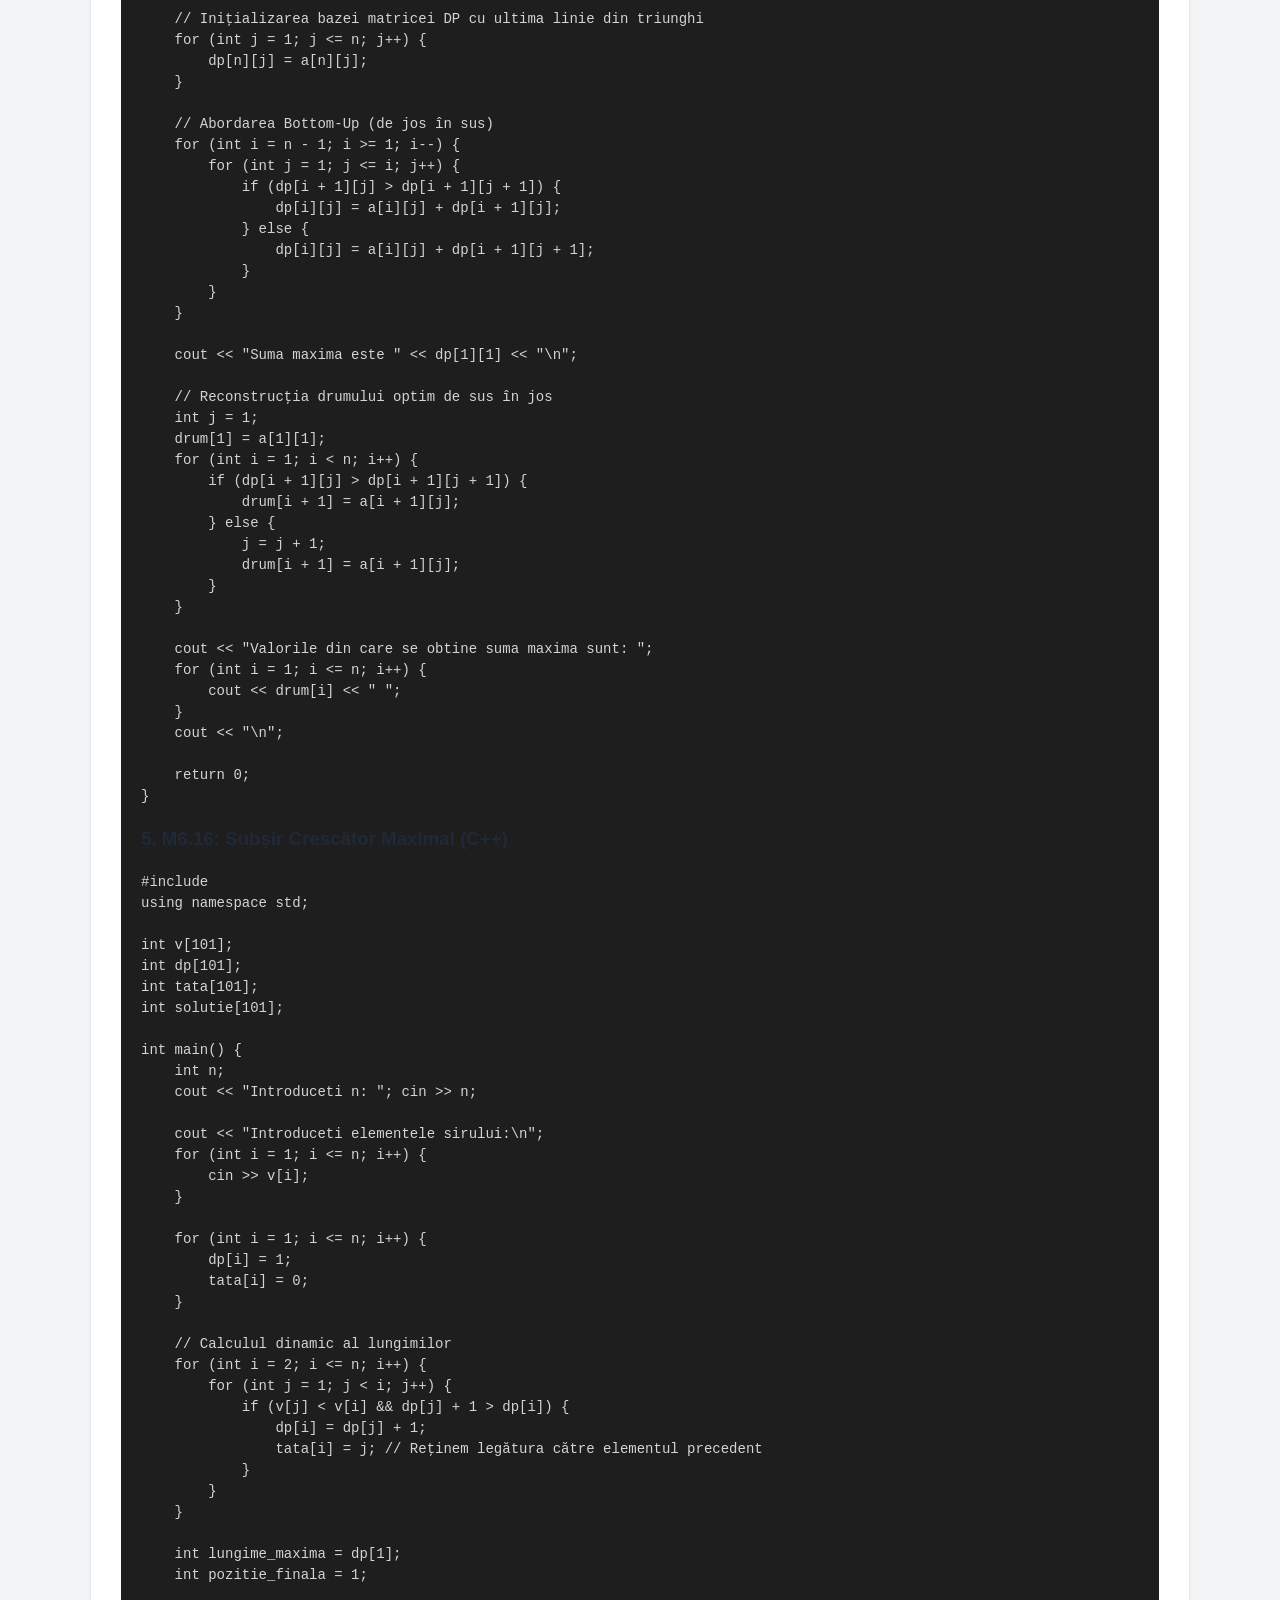
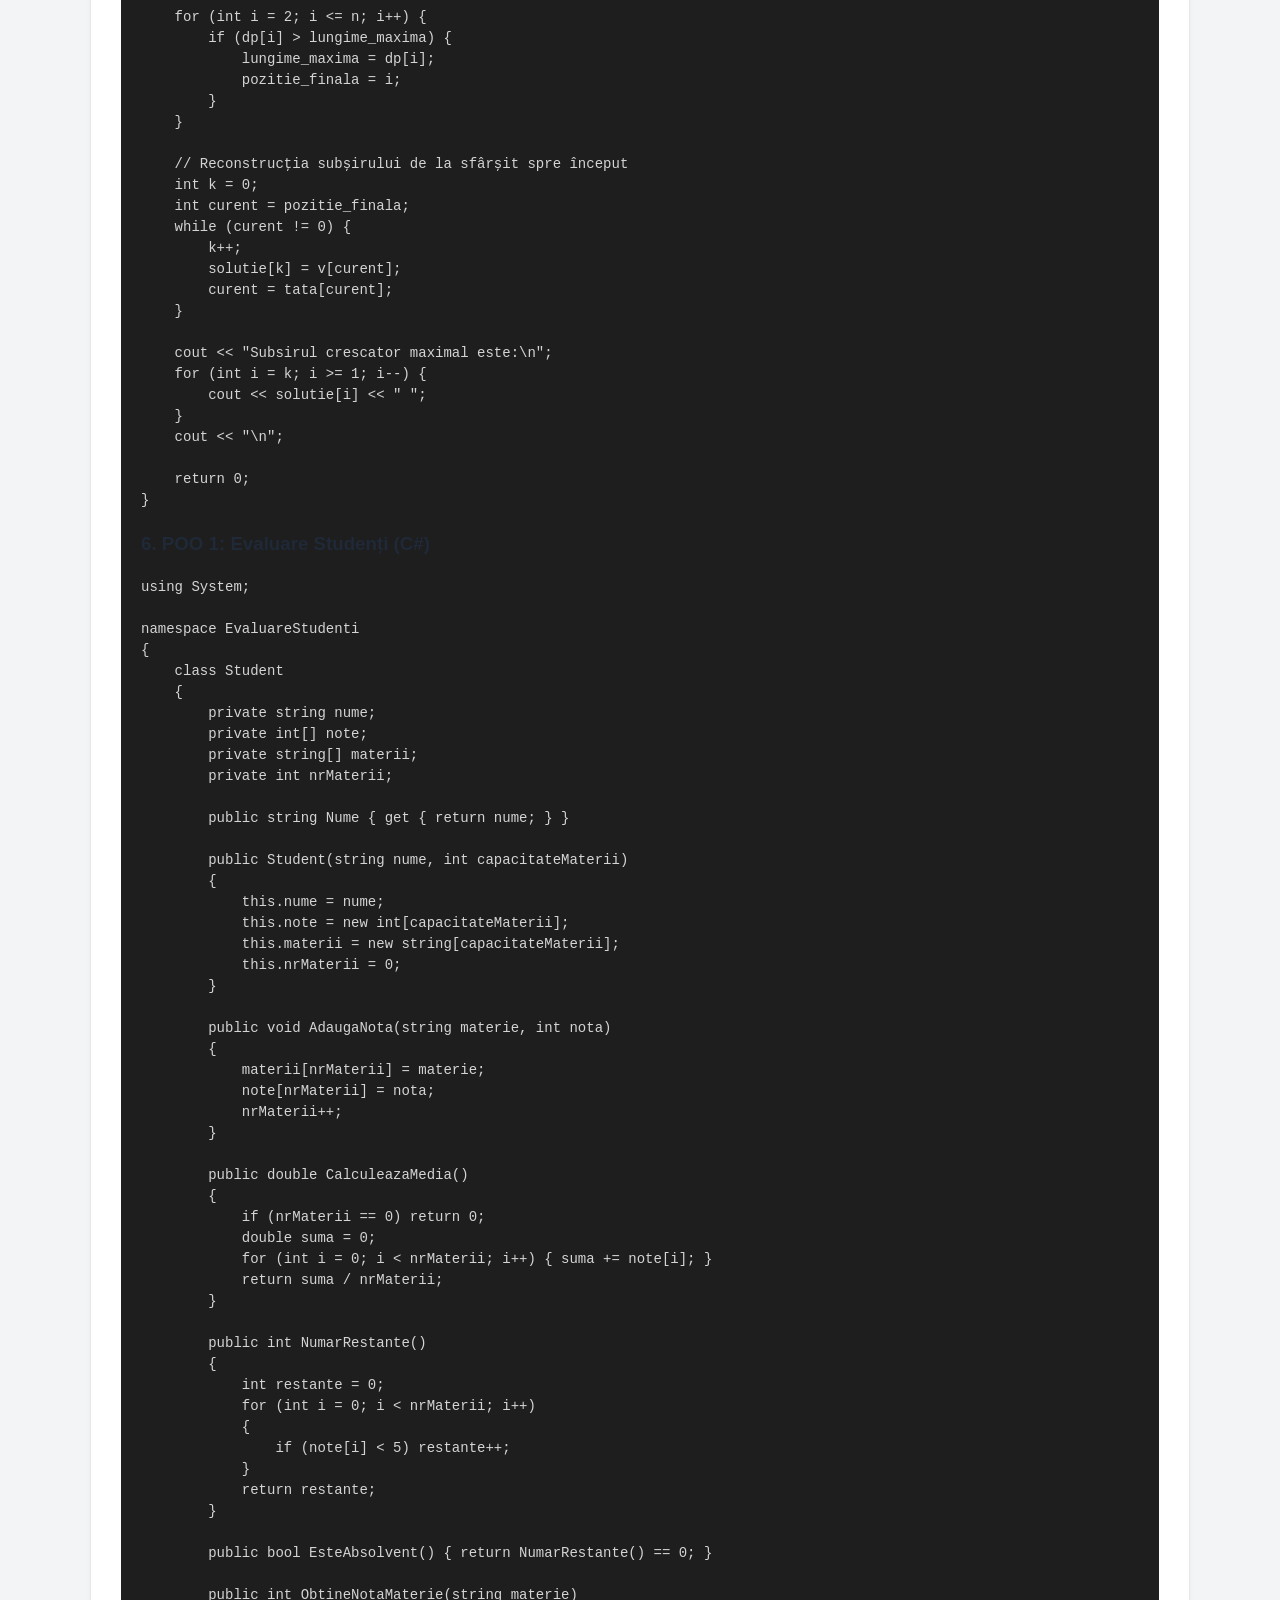
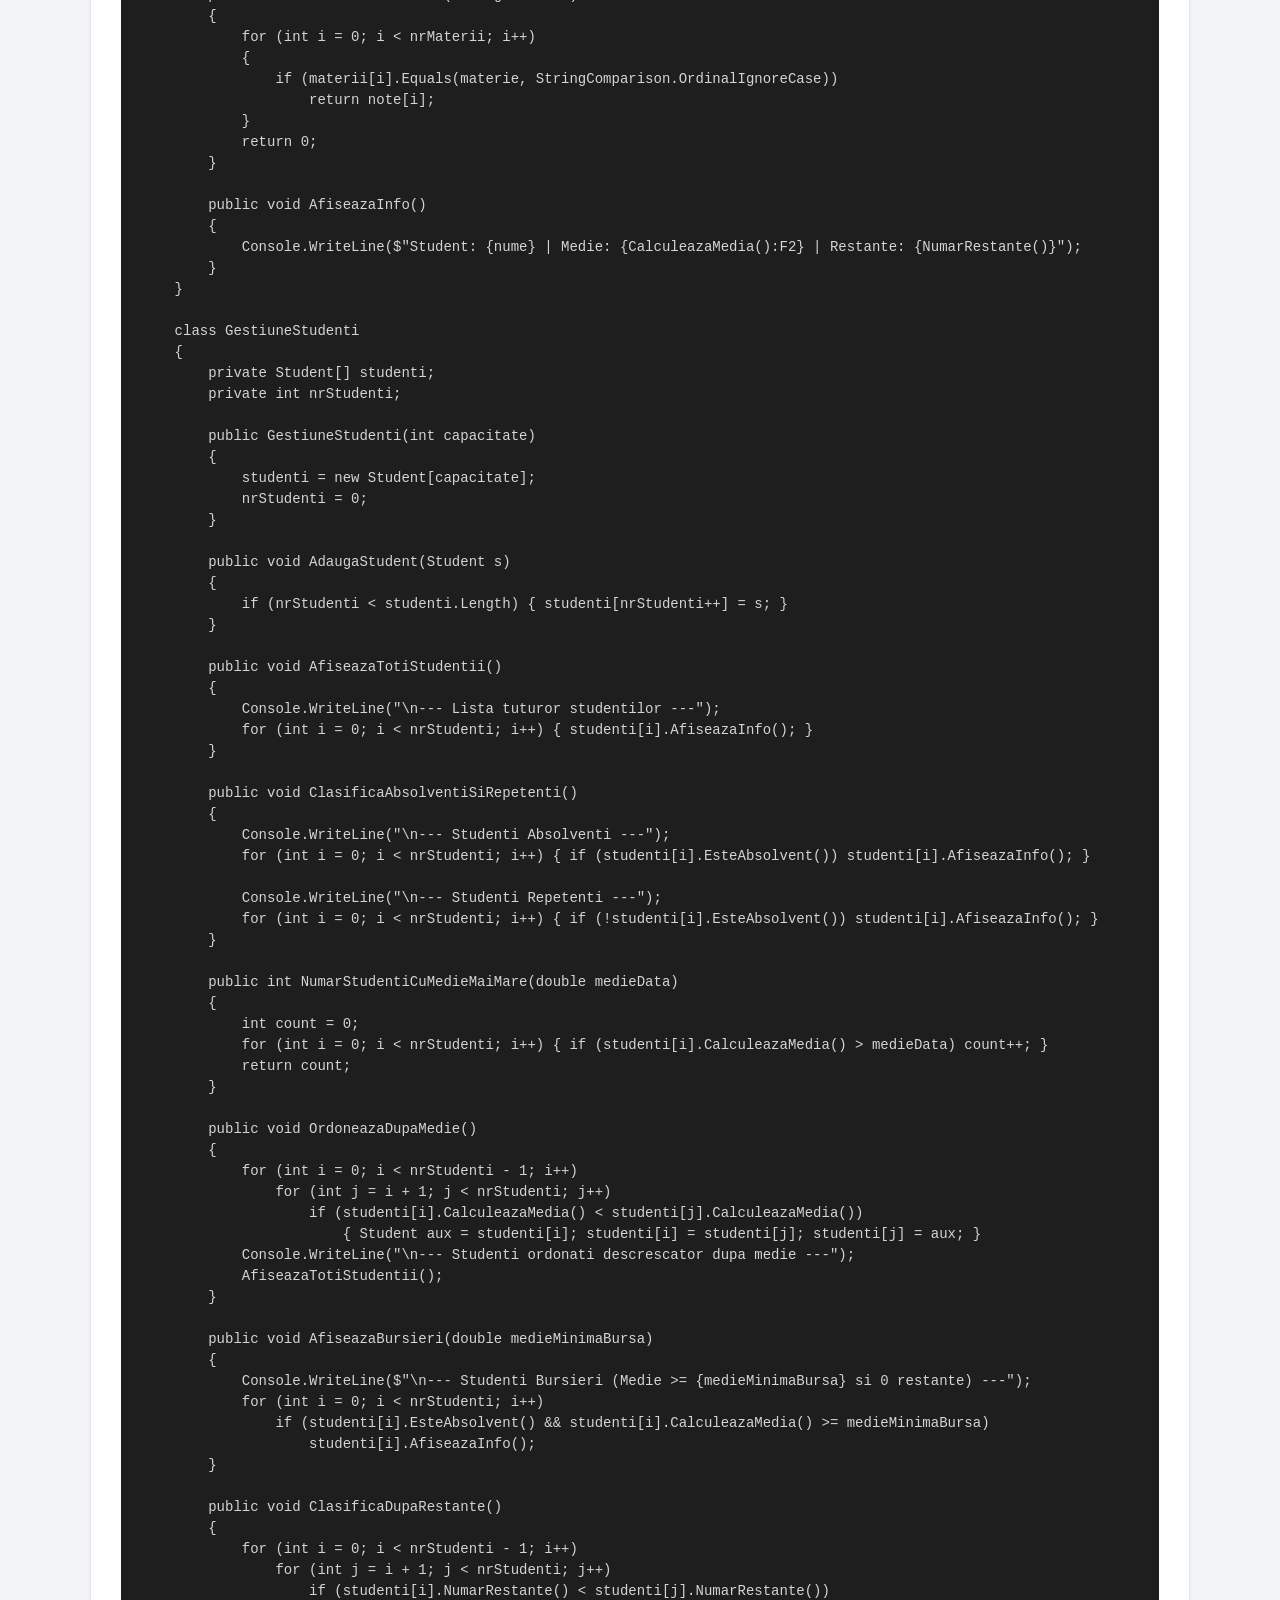
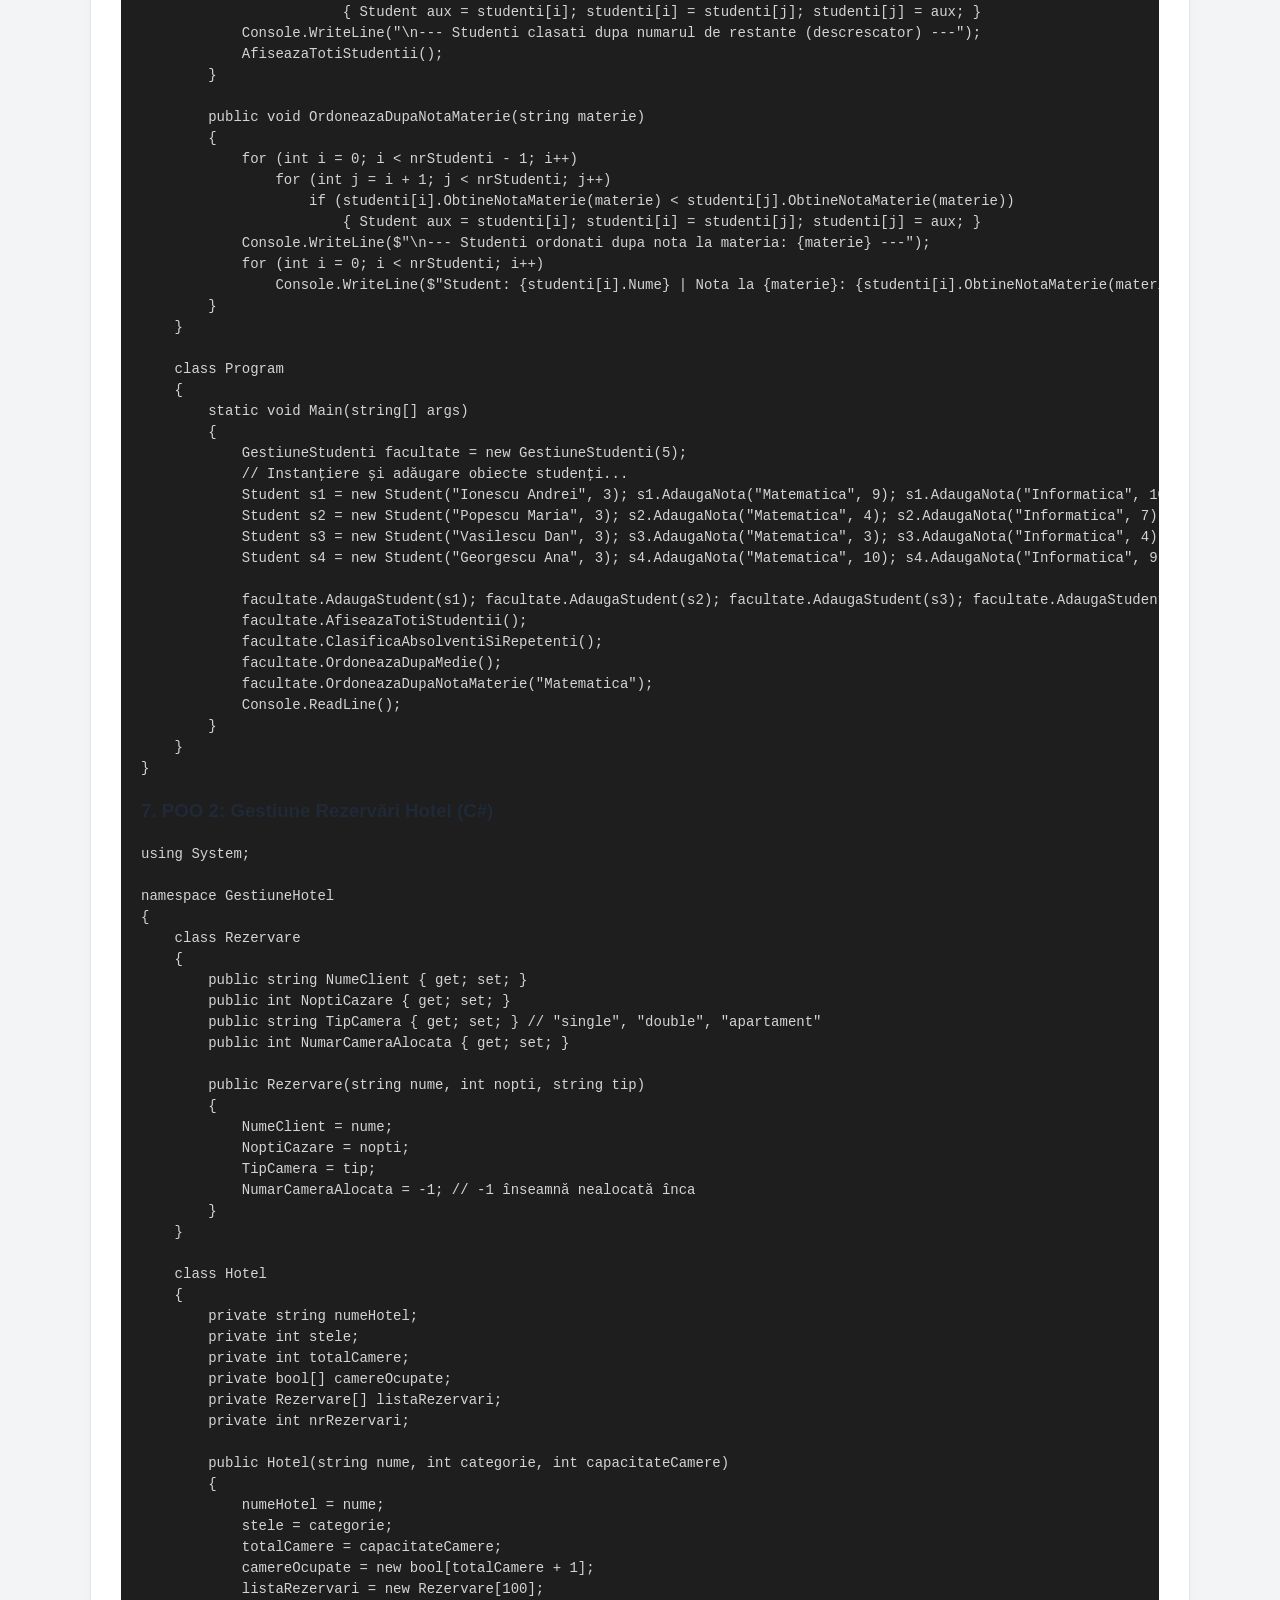
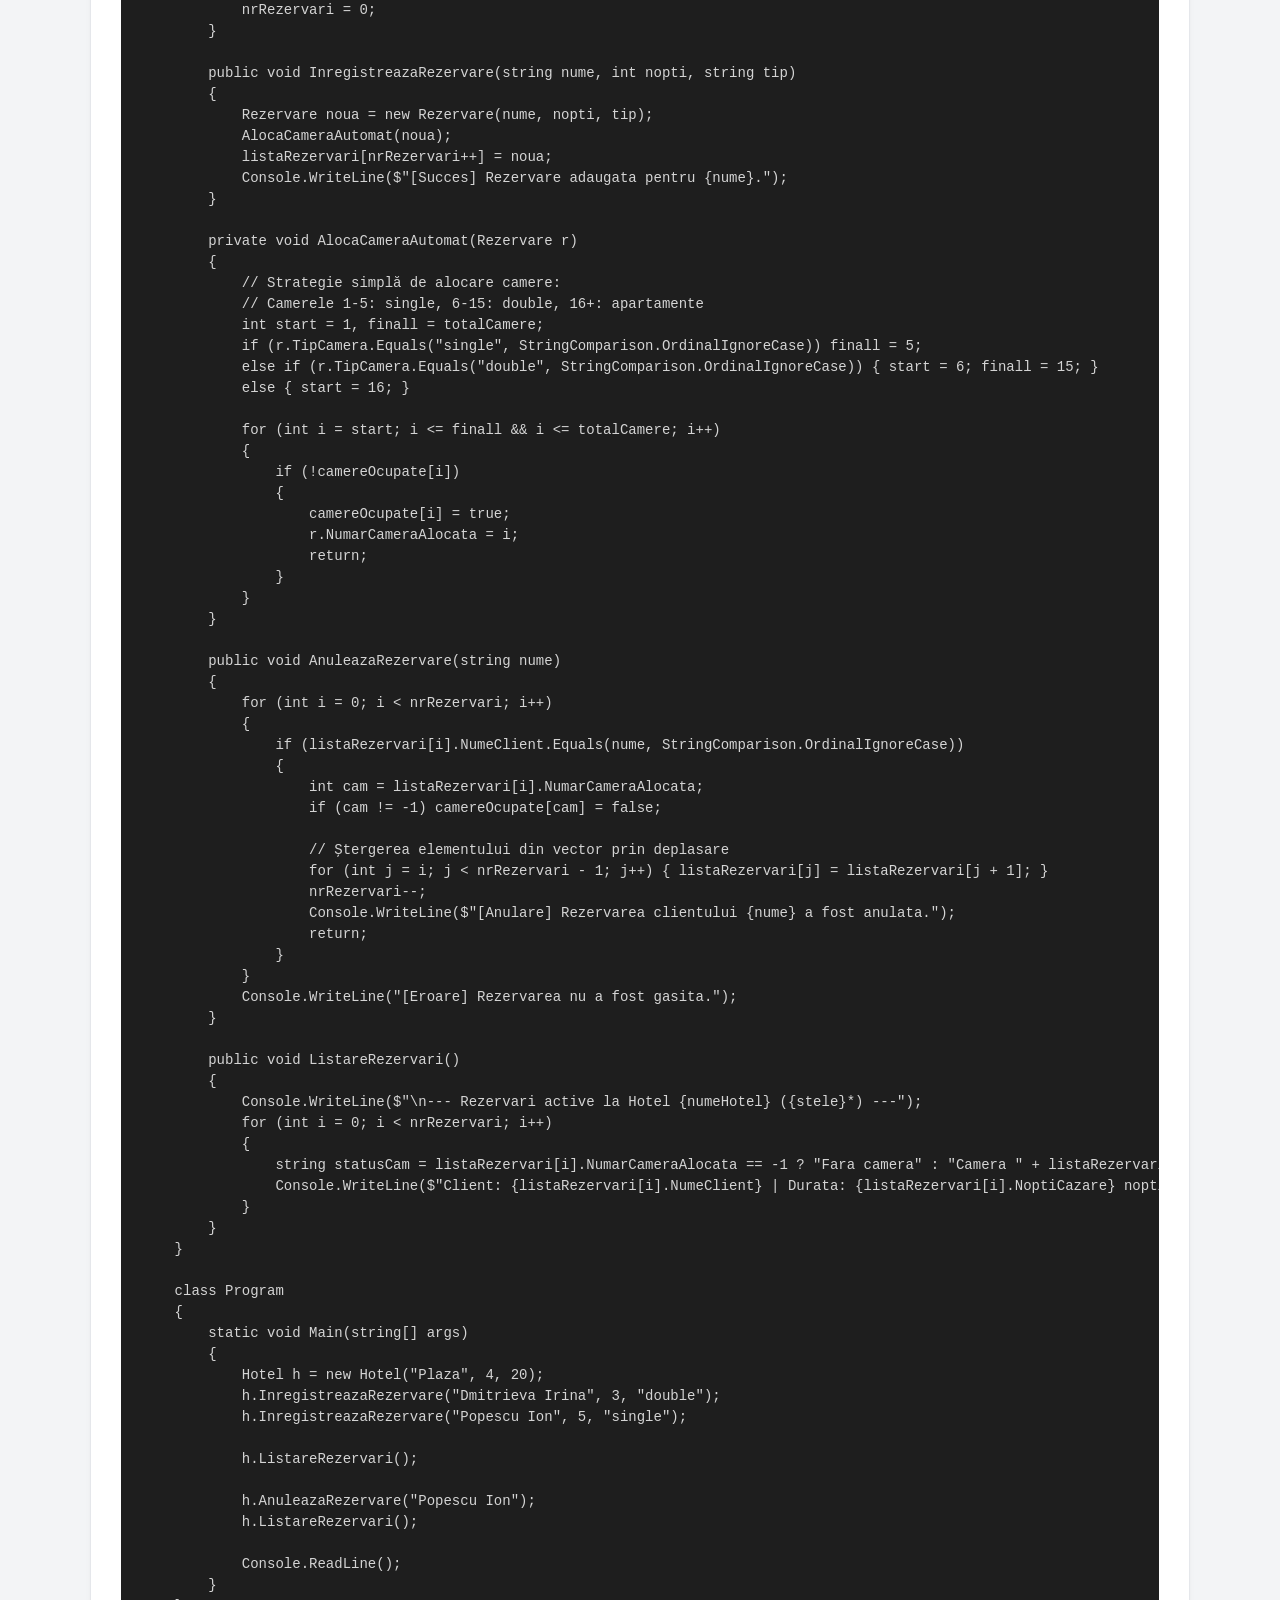
<file: problema-implementare.html>
<!DOCTYPE html>
<html lang="ro">
<head>
    <meta charset="UTF-8">
    <meta name="viewport" content="width=device-width, initial-scale=1.0">
    <title>Cap. 3 - Implementare Cod Sursă</title>
    <link rel="stylesheet" href="css/style-index.css">
    <link rel="stylesheet" href="css/style-probleme.css">
</head>
<body>

    <header class="navbar">
        <div class="nav-container">
            <nav class="main-nav">
                <a href="index.html">Pagina Principală</a>
                <a href="planificare.html">Cap. 1 Planificare</a>
                <a href="unitate-invatare.html">Cap. 2 Unitatea de Învățare</a>
                <div class="dropdown">
                    <a href="#" class="dropbtn active">Cap. 3 Rezolvarea Problemei ▾</a>
                    <div class="dropdown-content">
                        <a href="problema-conditie.html">Condiția problemei</a>
                        <a href="problema-implementare.html">Implementarea în C++/C#</a>
                        <a href="problema-rezultat.html">Rezultatul execuției</a>
                    </div>
                </div>
            </nav>
        </div>
    </header>

    <main class="main-container">
        <h1>Implementarea Algoritmilor în Limbaje de Programare</h1>
        
        <div class="problem-card">
            <div class="problem-badge">M1.7 - C++</div>
            <h2 class="problem-title">Cod Sursă - Ecuația Bazei de Numerație</h2>
            <div class="code-wrapper">
<pre><code>#include &lt;iostream&gt;
#include &lt;string&gt;

using namespace std;

long long convertesteInBaza10(string a, long long x, long long b) {
    long long valoare = 0;
    long long putere = 1; 

    for(int i = a.length() - 1; i &gt;= 0; i--) {
        int cifra = a[i] - '0';
        if (b - valoare &lt; cifra * putere) return b + 1;
        valoare += cifra * putere;
        
        if (i &gt; 0) {
            if (b / x &lt; putere) return b + 1;
            putere *= x;
        }
    }
    return valoare;
} 

int main() {
    string a;
    long long b;
    cout << "Introdu nr a: "; cin >> a; 
    cout << "Introdu nr b: "; cin >> b; 
    
    int cifra_maxima = 0;
    for(int i = 0; i < a.length(); i++) {
       int cifra_curenta = a[i] - '0';
       if (cifra_curenta > cifra_maxima) cifra_maxima = cifra_curenta;
    }
    
    long long baza_start = cifra_maxima + 1;
    if (baza_start < 2) baza_start = 2;

    if (a.length() == 1) {
       long long valoare_cifra = a[0] - '0';
       if (valoare_cifra == b) {
            cout << "-> Radacina ecuatiei (" << a << ")_x = " << b << " este orice x >= " << baza_start << endl;
       } else {
            cout << "Ecuatia (" << a << ")_x = " << b << " Nu are solutii." << endl;
       }
       return 0;
    }
    
    long long solutie = -1;
    long long limita_sus = b;
    
    for (long long x = baza_start; x <= limita_sus; x++) {
        long long valoare_zecimala = convertesteInBaza10(a, x, b);
        if (valoare_zecimala == b) { solutie = x; break; }
        if (valoare_zecimala > b) break;
    }

    if (solutie != -1) cout << "-> Radacina ecuatiei (" << a << ")_x = " << b << " este x = " << solutie << endl;
    else cout << "Ecuatia (" << a << ")_x = " << b << " Nu are solutii." << endl;
    return 0;
}</code></pre>
            </div>
            <div class="complexity-box">
                <strong>Estimarea Complexității Temporale:</strong> Cazul cel mai defavorabil (Worst-Case) are complexitatea <strong>O(b * |a|)</strong>, unde <em>b</em> reprezintă limita superioară de verificare a bazei, iar <em>|a|</em> reprezintă numărul de cifre ale șirului. Datorită optimizării prin oprire timpurie strict monotonă (`valoare_zecimala > b`), complexitatea practică este mult mai mică.
            </div>
        </div>

        <div class="problem-card">
            <div class="problem-badge">M2.11 - C++</div>
            <h2 class="problem-title">Cod Sursă - Gestiune Stații (Greedy)</h2>
            <div class="code-wrapper">
<pre><code>#include &lt;iostream&gt;
#include &lt;fstream&gt;
#include &lt;vector&gt;

using namespace std;

int main() {
    ifstream fin("date.in");
    ofstream fout("date.out");
    int n, x;
    if (!(fin >> n >> x)) return 0;

    vector&lt;int&gt; a(n);
    for (int i = 1; i &lt;= n - 1; i++) fin &gt;&gt; a[i];

    vector&lt;int&gt; statii_alese;
    statii_alese.push_back(1);
    int distanta_acumulata = 0;

    for (int i = 1; i &lt;= n - 1; i++) {
        distanta_acumulata += a[i];
        if (distanta_acumulata &gt;= x) {
            statii_alese.push_back(i + 1);
            distanta_acumulata = 0;
        }
    }

    fout &lt;&lt; statii_alese.size() &lt;&lt; "\n";
    for (size_t i = 0; i &lt; statii_alese.size(); i++) {
        fout &lt;&lt; statii_alese[i];
        if (i &lt; statii_alese.size() - 1) fout &lt;&lt; " ";
    }
    fout &lt;&lt; "\n";
    fin.close(); fout.close();
    return 0;
}</code></pre>
            </div>
        </div>

        <div class="problem-card">
            <div class="problem-badge">M3.11 - C++</div>
            <h2 class="problem-title">Cod Sursă - Partițiile unui Număr</h2>
            <div class="code-wrapper">
<pre><code>#include &lt;iostream&gt;
using namespace std;

int p[100]; 

void afisare(int n, int k) {
    cout &lt;&lt; n &lt;&lt; " = ";
    for (int i = 1; i &lt;= k; i++) {
        cout &lt;&lt; p[i];
        if (i &lt; k) cout &lt;&lt; "+";
    }
    cout &lt;&lt; "\n";
}

void partitioneaza(int n_initial, int n_ramas, int k) {
    if (n_ramas == 0) {
        afisare(n_initial, k - 1);
        return;
    }
    int start = 1;
    if (k &gt; 1) start = p[k - 1];

    for (int i = start; i &lt;= n_ramas; i++) {
        p[k] = i;
        partitioneaza(n_initial, n_ramas - i, k + 1); 
    }
}

int main() {
    int n;
    cout &lt;&lt; "Introduceți n: "; cin &gt;&gt; n;
    if (n &lt;= 0) cout &lt;&lt; "Numărul trebuie să fie strict pozitiv.\n";
    else partitioneaza(n, n, 1);
    return 0;
}</code></pre>

<h3>1. M3.29: Canibalii și Misionarii (C++)</h3>
        <pre><code>#include <iostream>

using namespace std;

int M_TOTAL, C_TOTAL;
int istoric_m[100];
int istoric_c[100];
int istoric_barca[100];

bool este_valid(int m_stang, int c_stang) {
    int m_drept = M_TOTAL - m_stang;
    int c_drept = C_TOTAL - c_stang;

    if (m_stang < 0 || m_stang > M_TOTAL || c_stang < 0 || c_stang > C_TOTAL) {
        return false;
    }
    if (m_stang > 0 && c_stang > m_stang) return false; // Misionarii de pe malul stâng sunt în pericol
    if (m_drept > 0 && c_drept > m_drept) return false; // Misionarii de pe malul drept sunt în pericol

    return true;
}

bool deja_vizitat(int m_stang, int c_stang, int barca, int k) {
    for (int i = 1; i < k; i++) {
        if (istoric_m[i] == m_stang && istoric_c[i] == c_stang && istoric_barca[i] == barca) {
            return true;
        }
    }
    return false;
}

void afisare_solutie(int k) {
    cout << "--- Solutie Noua ---\n";
    for (int i = 1; i <= k; i++) {
        int m_dr = M_TOTAL - istoric_m[i];
        int c_dr = C_TOTAL - istoric_c[i];
        
        cout << "Pasul " << i << ": Mal Stang (M:" << istoric_m[i] << " C:" << istoric_c[i] << ") ";
        if (istoric_barca[i] == 1) cout << " <-[Barca]- ";
        else cout << " -[Barca]-> ";
        cout << "Mal Drept (M:" << m_dr << " C:" << c_dr << ")\n";
    }
    cout << "\n";
}

void traverseaza(int m_stang, int c_stang, int barca, int k) {
    istoric_m[k] = m_stang;
    istoric_c[k] = c_stang;
    istoric_barca[k] = barca;

    if (m_stang == 0 && c_stang == 0) {
        afisare_solutie(k);
        return;
    }

    for (int m_barca = 0; m_barca <= 2; m_barca++) {
        for (int c_barca = 0; c_barca <= 2; c_barca++) {
            if (m_barca + c_barca >= 1 && m_barca + c_barca <= 2) {
                int urmator_m, urmator_c, urmator_barca;

                if (barca == 1) { // Barca pleacă de pe malul stâng
                    urmator_m = m_stang - m_barca;
                    urmator_c = c_stang - c_barca;
                    urmator_barca = 2;
                } else {          // Barca revine de pe malul drept
                    urmator_m = m_stang + m_barca;
                    urmator_c = c_stang + c_barca;
                    urmator_barca = 1;
                }

                if (este_valid(urmator_m, urmator_c)) {
                    if (!deja_vizitat(urmator_m, urmator_c, urmator_barca, k + 1)) {
                        traverseaza(urmator_m, urmator_c, urmator_barca, k + 1);
                    }
                }
            }
        }
    }
}

int main() {
    cout << "Introduceti numarul de misionari: "; cin >> M_TOTAL;
    cout << "Introduceti numarul de canibali: "; cin >> C_TOTAL;

    if (!este_valid(M_TOTAL, C_TOTAL)) {
        cout << "Starea initiala este invalida.\n";
    } else {
        traverseaza(M_TOTAL, C_TOTAL, 1, 1);
    }
    return 0;
}</code></pre>

        <h3>2. M4.11: Generarea Permutărilor (C++)</h3>
        <pre><code>#include <iostream>

using namespace std;

int x[100];
int n;

void afisare() {
    for (int i = 1; i <= n; i++) {
        cout << x[i] << " ";
    }
    cout << "\n";
}

void permutari(int k) {
    if (k == n) {
        afisare();
        return;
    }

    for (int i = k; i <= n; i++) {
        // Interschimbare (Swap) pentru fixarea elementului curent pe poziția k
        int aux = x[k];
        x[k] = x[i];
        x[i] = aux;

        permutari(k + 1);

        // Revenire (Backtrack) - repunem elementul la locul lui initial
        aux = x[k];
        x[k] = x[i];
        x[i] = aux;
    }
}

int main() {
    cout << "Introduceti n: "; cin >> n;

    cout << "Introduceti elementele multimii:\n";
    for (int i = 1; i <= n; i++) {
        cin >> x[i];
    }

    cout << "Permutarile multimii sunt:\n";
    permutari(1);

    return 0;
}</code></pre>

        <h3>3. M5.15: Suma Vectorilor (C++)</h3>
        <pre><code>#include <iostream>

using namespace std;

int v[100];

int suma_dei(int stang, int drept) {
    // Cazul de bază: subproblema are un singur element
    if (stang == drept) {
        return v[stang];
    }

    // Etapa Divide: Împărțim problema în două subprobleme simetrice
    int mijloc = (stang + drept) / 2;

    // Etapa Impera: Rezolvăm subproblemele în mod recursiv
    int suma_stanga = suma_dei(stang, mijloc);
    int suma_dreapta = suma_dei(mijloc + 1, drept);

    // Etapa Combină: Combinăm rezultatele parțiale
    return suma_stanga + suma_dreapta;
}

int main() {
    int n;
    cout << "Introduceti numarul de elemente n: "; cin >> n;

    cout << "Introduceti elementele vectorului:\n";
    for (int i = 1; i <= n; i++) {
        cin >> v[i];
    }

    int rezultat = suma_dei(1, n);
    cout << "Suma elementelor este: " << rezultat << "\n";

    return 0;
}</code></pre>

        <h3>4. M6.11: Suma Maximă în Triunghi (C++)</h3>
        <pre><code>#include <iostream>

using namespace std;

int a[101][101];
int dp[101][101];
int drum[101];

int main() {
    int n;
    cout << "Introduceti n: "; cin >> n;

    cout << "Introduceti elementele triunghiului:\n";
    for (int i = 1; i <= n; i++) {
        for (int j = 1; j <= i; j++) {
            cin >> a[i][j];
        }
    }

    // Inițializarea bazei matricei DP cu ultima linie din triunghi
    for (int j = 1; j <= n; j++) {
        dp[n][j] = a[n][j];
    }

    // Abordarea Bottom-Up (de jos în sus)
    for (int i = n - 1; i >= 1; i--) {
        for (int j = 1; j <= i; j++) {
            if (dp[i + 1][j] > dp[i + 1][j + 1]) {
                dp[i][j] = a[i][j] + dp[i + 1][j];
            } else {
                dp[i][j] = a[i][j] + dp[i + 1][j + 1];
            }
        }
    }

    cout << "Suma maxima este " << dp[1][1] << "\n";

    // Reconstrucția drumului optim de sus în jos
    int j = 1;
    drum[1] = a[1][1];
    for (int i = 1; i < n; i++) {
        if (dp[i + 1][j] > dp[i + 1][j + 1]) {
            drum[i + 1] = a[i + 1][j];
        } else {
            j = j + 1;
            drum[i + 1] = a[i + 1][j];
        }
    }

    cout << "Valorile din care se obtine suma maxima sunt: ";
    for (int i = 1; i <= n; i++) {
        cout << drum[i] << " ";
    }
    cout << "\n";

    return 0;
}</code></pre>

        <h3>5. M6.16: Subșir Crescător Maximal (C++)</h3>
        <pre><code>#include <iostream>
using namespace std;

int v[101];
int dp[101];
int tata[101];
int solutie[101];

int main() {
    int n;
    cout << "Introduceti n: "; cin >> n;

    cout << "Introduceti elementele sirului:\n";
    for (int i = 1; i <= n; i++) {
        cin >> v[i];
    }

    for (int i = 1; i <= n; i++) {
        dp[i] = 1;
        tata[i] = 0;
    }

    // Calculul dinamic al lungimilor
    for (int i = 2; i <= n; i++) {
        for (int j = 1; j < i; j++) {
            if (v[j] < v[i] && dp[j] + 1 > dp[i]) {
                dp[i] = dp[j] + 1;
                tata[i] = j; // Reținem legătura către elementul precedent
            }
        }
    }

    int lungime_maxima = dp[1];
    int pozitie_finala = 1;

    for (int i = 2; i <= n; i++) {
        if (dp[i] > lungime_maxima) {
            lungime_maxima = dp[i];
            pozitie_finala = i;
        }
    }

    // Reconstrucția subșirului de la sfârșit spre început
    int k = 0;
    int curent = pozitie_finala;
    while (curent != 0) {
        k++;
        solutie[k] = v[curent];
        curent = tata[curent];
    }

    cout << "Subsirul crescator maximal este:\n";
    for (int i = k; i >= 1; i--) {
        cout << solutie[i] << " ";
    }
    cout << "\n";

    return 0;
}</code></pre>

        <h3>6. POO 1: Evaluare Studenți (C#)</h3>
        <pre><code>using System;

namespace EvaluareStudenti
{
    class Student
    {
        private string nume;
        private int[] note;
        private string[] materii;
        private int nrMaterii;

        public string Nume { get { return nume; } }

        public Student(string nume, int capacitateMaterii)
        {
            this.nume = nume;
            this.note = new int[capacitateMaterii];
            this.materii = new string[capacitateMaterii];
            this.nrMaterii = 0;
        }

        public void AdaugaNota(string materie, int nota)
        {
            materii[nrMaterii] = materie;
            note[nrMaterii] = nota;
            nrMaterii++;
        }

        public double CalculeazaMedia()
        {
            if (nrMaterii == 0) return 0;
            double suma = 0;
            for (int i = 0; i < nrMaterii; i++) { suma += note[i]; }
            return suma / nrMaterii;
        }

        public int NumarRestante()
        {
            int restante = 0;
            for (int i = 0; i < nrMaterii; i++)
            {
                if (note[i] < 5) restante++;
            }
            return restante;
        }

        public bool EsteAbsolvent() { return NumarRestante() == 0; }

        public int ObtineNotaMaterie(string materie)
        {
            for (int i = 0; i < nrMaterii; i++)
            {
                if (materii[i].Equals(materie, StringComparison.OrdinalIgnoreCase))
                    return note[i];
            }
            return 0;
        }

        public void AfiseazaInfo()
        {
            Console.WriteLine($"Student: {nume} | Medie: {CalculeazaMedia():F2} | Restante: {NumarRestante()}");
        }
    }

    class GestiuneStudenti
    {
        private Student[] studenti;
        private int nrStudenti;

        public GestiuneStudenti(int capacitate)
        {
            studenti = new Student[capacitate];
            nrStudenti = 0;
        }

        public void AdaugaStudent(Student s)
        {
            if (nrStudenti < studenti.Length) { studenti[nrStudenti++] = s; }
        }

        public void AfiseazaTotiStudentii()
        {
            Console.WriteLine("\n--- Lista tuturor studentilor ---");
            for (int i = 0; i < nrStudenti; i++) { studenti[i].AfiseazaInfo(); }
        }

        public void ClasificaAbsolventiSiRepetenti()
        {
            Console.WriteLine("\n--- Studenti Absolventi ---");
            for (int i = 0; i < nrStudenti; i++) { if (studenti[i].EsteAbsolvent()) studenti[i].AfiseazaInfo(); }

            Console.WriteLine("\n--- Studenti Repetenti ---");
            for (int i = 0; i < nrStudenti; i++) { if (!studenti[i].EsteAbsolvent()) studenti[i].AfiseazaInfo(); }
        }

        public int NumarStudentiCuMedieMaiMare(double medieData)
        {
            int count = 0;
            for (int i = 0; i < nrStudenti; i++) { if (studenti[i].CalculeazaMedia() > medieData) count++; }
            return count;
        }

        public void OrdoneazaDupaMedie()
        {
            for (int i = 0; i < nrStudenti - 1; i++)
                for (int j = i + 1; j < nrStudenti; j++)
                    if (studenti[i].CalculeazaMedia() < studenti[j].CalculeazaMedia())
                        { Student aux = studenti[i]; studenti[i] = studenti[j]; studenti[j] = aux; }
            Console.WriteLine("\n--- Studenti ordonati descrescator dupa medie ---");
            AfiseazaTotiStudentii();
        }

        public void AfiseazaBursieri(double medieMinimaBursa)
        {
            Console.WriteLine($"\n--- Studenti Bursieri (Medie >= {medieMinimaBursa} si 0 restante) ---");
            for (int i = 0; i < nrStudenti; i++)
                if (studenti[i].EsteAbsolvent() && studenti[i].CalculeazaMedia() >= medieMinimaBursa)
                    studenti[i].AfiseazaInfo();
        }

        public void ClasificaDupaRestante()
        {
            for (int i = 0; i < nrStudenti - 1; i++)
                for (int j = i + 1; j < nrStudenti; j++)
                    if (studenti[i].NumarRestante() < studenti[j].NumarRestante())
                        { Student aux = studenti[i]; studenti[i] = studenti[j]; studenti[j] = aux; }
            Console.WriteLine("\n--- Studenti clasati dupa numarul de restante (descrescator) ---");
            AfiseazaTotiStudentii();
        }

        public void OrdoneazaDupaNotaMaterie(string materie)
        {
            for (int i = 0; i < nrStudenti - 1; i++)
                for (int j = i + 1; j < nrStudenti; j++)
                    if (studenti[i].ObtineNotaMaterie(materie) < studenti[j].ObtineNotaMaterie(materie))
                        { Student aux = studenti[i]; studenti[i] = studenti[j]; studenti[j] = aux; }
            Console.WriteLine($"\n--- Studenti ordonati dupa nota la materia: {materie} ---");
            for (int i = 0; i < nrStudenti; i++)
                Console.WriteLine($"Student: {studenti[i].Nume} | Nota la {materie}: {studenti[i].ObtineNotaMaterie(materie)}");
        }
    }

    class Program
    {
        static void Main(string[] args)
        {
            GestiuneStudenti facultate = new GestiuneStudenti(5);
            // Instanțiere și adăugare obiecte studenți...
            Student s1 = new Student("Ionescu Andrei", 3); s1.AdaugaNota("Matematica", 9); s1.AdaugaNota("Informatica", 10); s1.AdaugaNota("Fizica", 8);
            Student s2 = new Student("Popescu Maria", 3); s2.AdaugaNota("Matematica", 4); s2.AdaugaNota("Informatica", 7); s2.AdaugaNota("Fizica", 5);
            Student s3 = new Student("Vasilescu Dan", 3); s3.AdaugaNota("Matematica", 3); s3.AdaugaNota("Informatica", 4); s3.AdaugaNota("Fizica", 6);
            Student s4 = new Student("Georgescu Ana", 3); s4.AdaugaNota("Matematica", 10); s4.AdaugaNota("Informatica", 9); s4.AdaugaNota("Fizica", 10);

            facultate.AdaugaStudent(s1); facultate.AdaugaStudent(s2); facultate.AdaugaStudent(s3); facultate.AdaugaStudent(s4);
            facultate.AfiseazaTotiStudentii();
            facultate.ClasificaAbsolventiSiRepetenti();
            facultate.OrdoneazaDupaMedie();
            facultate.OrdoneazaDupaNotaMaterie("Matematica");
            Console.ReadLine();
        }
    }
}</code></pre>

        <h3>7. POO 2: Gestiune Rezervări Hotel (C#)</h3>
        <pre><code>using System;

namespace GestiuneHotel
{
    class Rezervare
    {
        public string NumeClient { get; set; }
        public int NoptiCazare { get; set; }
        public string TipCamera { get; set; } // "single", "double", "apartament"
        public int NumarCameraAlocata { get; set; }

        public Rezervare(string nume, int nopti, string tip)
        {
            NumeClient = nume;
            NoptiCazare = nopti;
            TipCamera = tip;
            NumarCameraAlocata = -1; // -1 înseamnă nealocată înca
        }
    }

    class Hotel
    {
        private string numeHotel;
        private int stele;
        private int totalCamere;
        private bool[] camereOcupate;
        private Rezervare[] listaRezervari;
        private int nrRezervari;

        public Hotel(string nume, int categorie, int capacitateCamere)
        {
            numeHotel = nume;
            stele = categorie;
            totalCamere = capacitateCamere;
            camereOcupate = new bool[totalCamere + 1];
            listaRezervari = new Rezervare[100];
            nrRezervari = 0;
        }

        public void InregistreazaRezervare(string nume, int nopti, string tip)
        {
            Rezervare noua = new Rezervare(nume, nopti, tip);
            AlocaCameraAutomat(noua);
            listaRezervari[nrRezervari++] = noua;
            Console.WriteLine($"[Succes] Rezervare adaugata pentru {nume}.");
        }

        private void AlocaCameraAutomat(Rezervare r)
        {
            // Strategie simplă de alocare camere:
            // Camerele 1-5: single, 6-15: double, 16+: apartamente
            int start = 1, finall = totalCamere;
            if (r.TipCamera.Equals("single", StringComparison.OrdinalIgnoreCase)) finall = 5;
            else if (r.TipCamera.Equals("double", StringComparison.OrdinalIgnoreCase)) { start = 6; finall = 15; }
            else { start = 16; }

            for (int i = start; i <= finall && i <= totalCamere; i++)
            {
                if (!camereOcupate[i])
                {
                    camereOcupate[i] = true;
                    r.NumarCameraAlocata = i;
                    return;
                }
            }
        }

        public void AnuleazaRezervare(string nume)
        {
            for (int i = 0; i < nrRezervari; i++)
            {
                if (listaRezervari[i].NumeClient.Equals(nume, StringComparison.OrdinalIgnoreCase))
                {
                    int cam = listaRezervari[i].NumarCameraAlocata;
                    if (cam != -1) camereOcupate[cam] = false;

                    // Ștergerea elementului din vector prin deplasare
                    for (int j = i; j < nrRezervari - 1; j++) { listaRezervari[j] = listaRezervari[j + 1]; }
                    nrRezervari--;
                    Console.WriteLine($"[Anulare] Rezervarea clientului {nume} a fost anulata.");
                    return;
                }
            }
            Console.WriteLine("[Eroare] Rezervarea nu a fost gasita.");
        }

        public void ListareRezervari()
        {
            Console.WriteLine($"\n--- Rezervari active la Hotel {numeHotel} ({stele}*) ---");
            for (int i = 0; i < nrRezervari; i++)
            {
                string statusCam = listaRezervari[i].NumarCameraAlocata == -1 ? "Fara camera" : "Camera " + listaRezervari[i].NumarCameraAlocata;
                Console.WriteLine($"Client: {listaRezervari[i].NumeClient} | Durata: {listaRezervari[i].NoptiCazare} nopti | Tip: {listaRezervari[i].TipCamera} | Alocare: {statusCam}");
            }
        }
    }

    class Program
    {
        static void Main(string[] args)
        {
            Hotel h = new Hotel("Plaza", 4, 20);
            h.InregistreazaRezervare("Dmitrieva Irina", 3, "double");
            h.InregistreazaRezervare("Popescu Ion", 5, "single");
            
            h.ListareRezervari();
            
            h.AnuleazaRezervare("Popescu Ion");
            h.ListareRezervari();

            Console.ReadLine();
        }
    }
}</code></pre>

        <h3>8. Problemă Suplimentară: Parc Auto (C++)</h3>
        <p><em>vehicul.h</em></p>
        <pre><code>#ifndef VEHICUL_H
#define VEHICUL_H

class Vehicul {
protected:
    char *marca;
    char numar_inmatriculare[15];
    double consum_baza;

public:
    Vehicul(const char* m, const char* nr, double consum);
    virtual void afisare();
    virtual double calcul_consum(double distanta);
    virtual ~Vehicul();
};

#endif</code></pre>
        <p><em>TipuriVehicule.h</em></p>
        <pre><code>#ifndef TIPURIVEHICULE_H
#define TIPURIVEHICULE_H

#include "Vehicul.h"

class Masina : public Vehicul {
private:
    bool AC;

public:
    Masina(const char* m, const char* nr, double consum, bool ac_pornit);
    void afisare() override;
    double calcul_consum(double distanta) override;
};

class Scuter : public Vehicul {
private:
    int volum_cutie;

public:
    Scuter(const char* m, const char* nr, double consum, int volum);
    void afisare() override;
    double calcul_consum(double distanta) override;
};

#endif</code></pre>
        <p><em>ParcAuto.h</em></p>
        <pre><code>#ifndef PARCAUTO_H
#define PARCAUTO_H

#include "Vehicul.h"

struct Nod {
    Vehicul *v;
    Nod *next;
    Nod(Vehicul *vehicul);
    ~Nod();
};

class ParcAuto {
private:
    Nod *cap;

public:
    ParcAuto();
    void adaugare_vehicul(Vehicul *nou);
    void afisare_toate();
    double calcul_combustibil_total(double distanta);
    ~ParcAuto();
};

#endif</code></pre>
        <p><em>main.cpp</em></p>
        <pre><code>#include "Vehicul.h"
#include "TipuriVehicule.h"
#include "ParcAuto.h"
#include <iostream>
#include <cstring>

using namespace std;

Vehicul::Vehicul(const char* m, const char* nr, double consum) {
    marca = new char[strlen(m) + 1];
    strcpy(marca, m);
    strcpy(numar_inmatriculare, nr);
    consum_baza = consum;
}

void Vehicul::afisare() {
    cout << "Marca: " << marca << " | Nr: " << numar_inmatriculare << " | Consum de baza: " << consum_baza << "L/100km";
}

double Vehicul::calcul_consum(double distanta) {
    return (distanta * consum_baza) / 100.0;
}

Vehicul::~Vehicul() {
    delete[] marca;
}

Masina::Masina(const char* m, const char* nr, double consum, bool ac_pornit) 
    : Vehicul(m, nr, consum), AC(ac_pornit) {}

void Masina::afisare() {
    Vehicul::afisare();
    cout << " | Tip: Masina | AC: " << (AC ? "Pornit (+1.5 L/100km)" : "Oprit") << endl;
}

double Masina::calcul_consum(double distanta) {
    double consum_real = consum_baza;
    if (AC) {
        consum_real += 1.5;
    }
    return (distanta * consum_real) / 100.0;
}

Scuter::Scuter(const char* m, const char* nr, double consum, int volum) 
    : Vehicul(m, nr, consum), volum_cutie(volum) {}

void Scuter::afisare() {
    Vehicul::afisare();
    cout << " | Tip: Scuter | Cutie bagaje: " << volum_cutie << " litri" << endl;
}

double Scuter::calcul_consum(double distanta) {
    return Vehicul::calcul_consum(distanta);
}

Nod::Nod(Vehicul *vehicul) {
    v = vehicul;
    next = nullptr;
}

Nod::~Nod() {
    delete v;
}

ParcAuto::ParcAuto() {
    cap = nullptr;
}

void ParcAuto::adaugare_vehicul(Vehicul *nou) {
    Nod *nod_nou = new Nod(nou);
    nod_nou->next = cap;
    cap = nod_nou;
}

void ParcAuto::afisare_toate() {
    Nod *temp = cap;
    while (temp != nullptr) {
        temp->v->afisare();
        temp = temp->next;
    }
}

double ParcAuto::calcul_combustibil_total(double distanta) {
    double total_litri = 0;
    Nod *temp = cap;
    while (temp != nullptr) {
        total_litri += temp->v->calcul_consum(distanta);
        temp = temp->next;
    }
    return total_litri;
}

ParcAuto::~ParcAuto() {
    while (cap != nullptr) {
        Nod *temp = cap;
        cap = cap->next;
        delete temp;
    }
}

int main() {
    ParcAuto parc;

    parc.adaugare_vehicul(new Masina("Dacia Logan", "CH 123 L", 6.5, true));
    parc.adaugare_vehicul(new Masina("Toyota Prius", "CH 999 W", 4.5, false));
    parc.adaugare_vehicul(new Scuter("Yamaha", "CH 45 Sc", 2.5, 50));
    parc.adaugare_vehicul(new Scuter("Vespa", "CH 88 Xy", 3.0, 40));

    cout << "--- TOATE VEHICULELE DIN PARCUL AUTO ---\n";
    parc.afisare_toate();
    cout << "----------------------------------------\n";

    double distanta_simulata = 150.0;
    double total_necesar = parc.calcul_combustibil_total(distanta_simulata);

    cout << "\n[Raport]: Pentru o distanta de " << distanta_simulata << " km parcursa de FIECARE vehicul,\n";
    cout << "Parcul auto va consuma in total: " << total_necesar << " litri de combustibil.\n";

    return 0;
}</code></pre>
            </div>
        </div>

        </main>
</body>
</html>
</file>
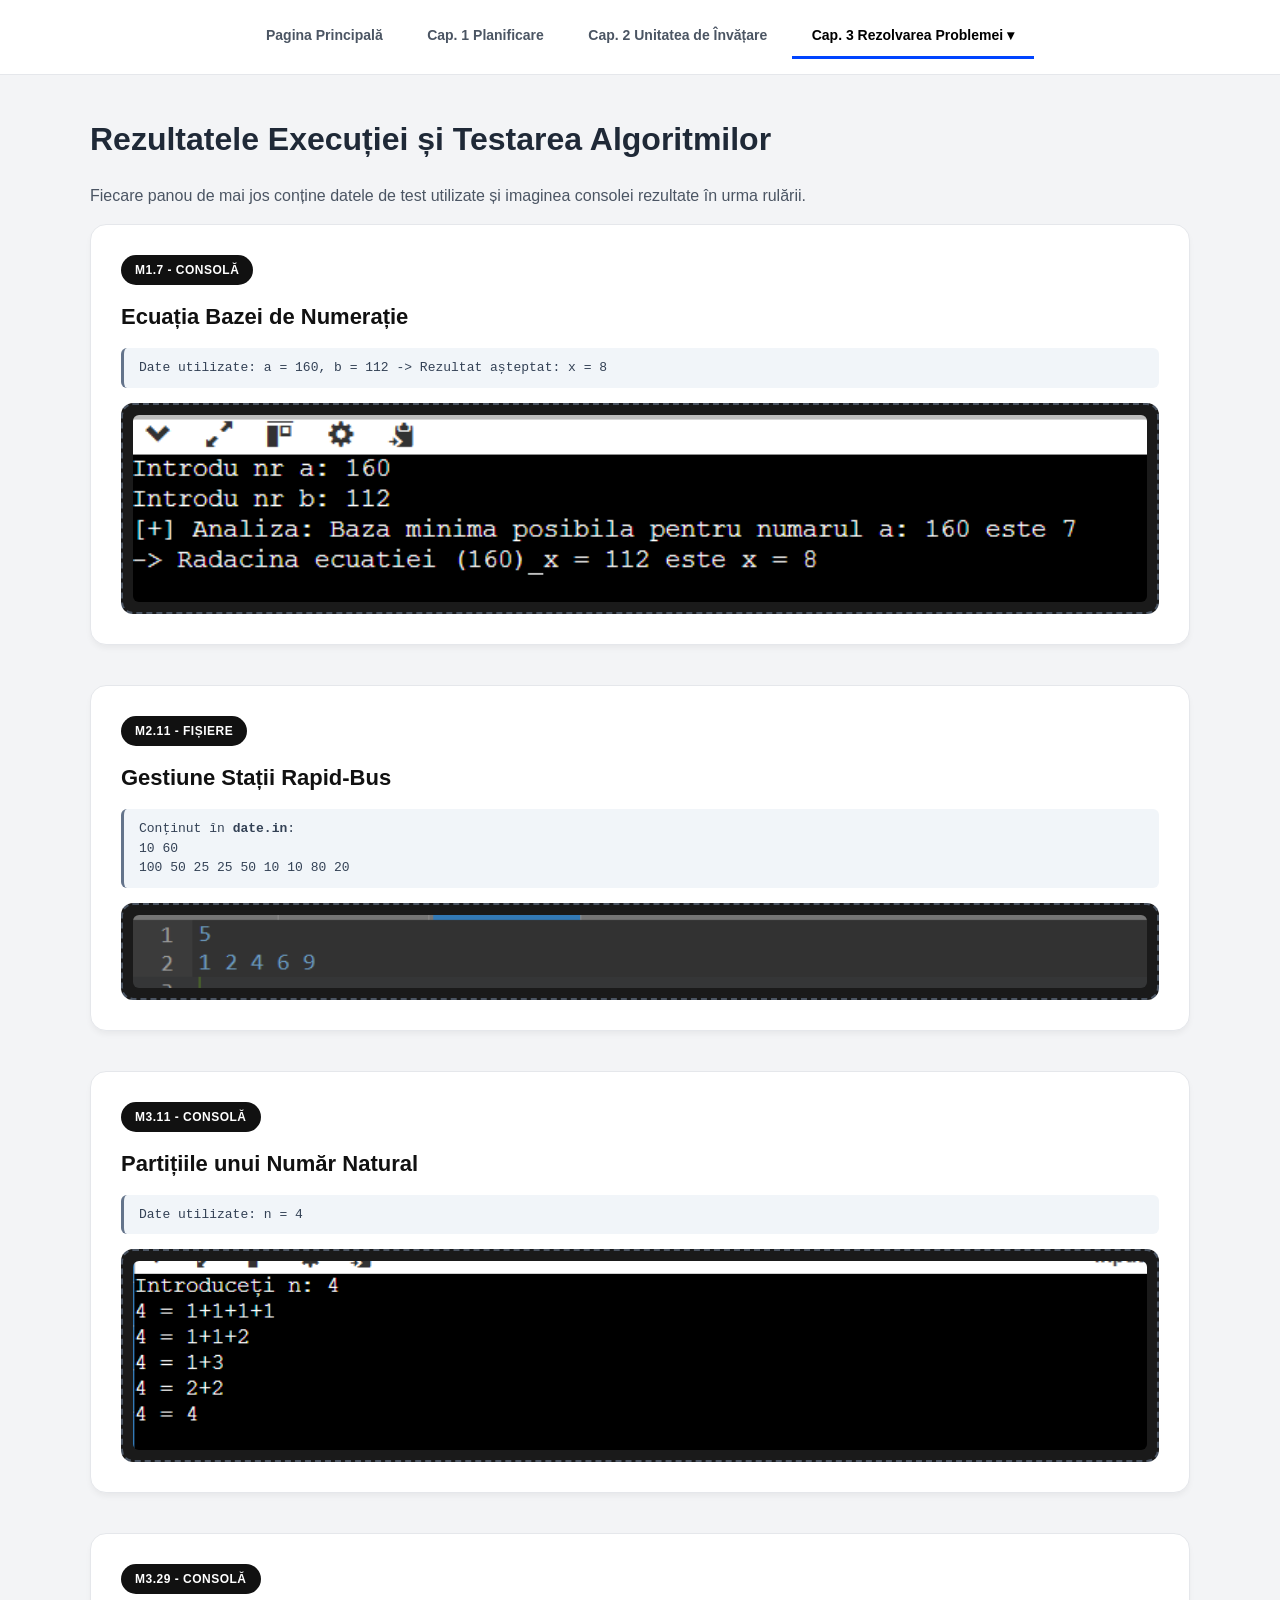
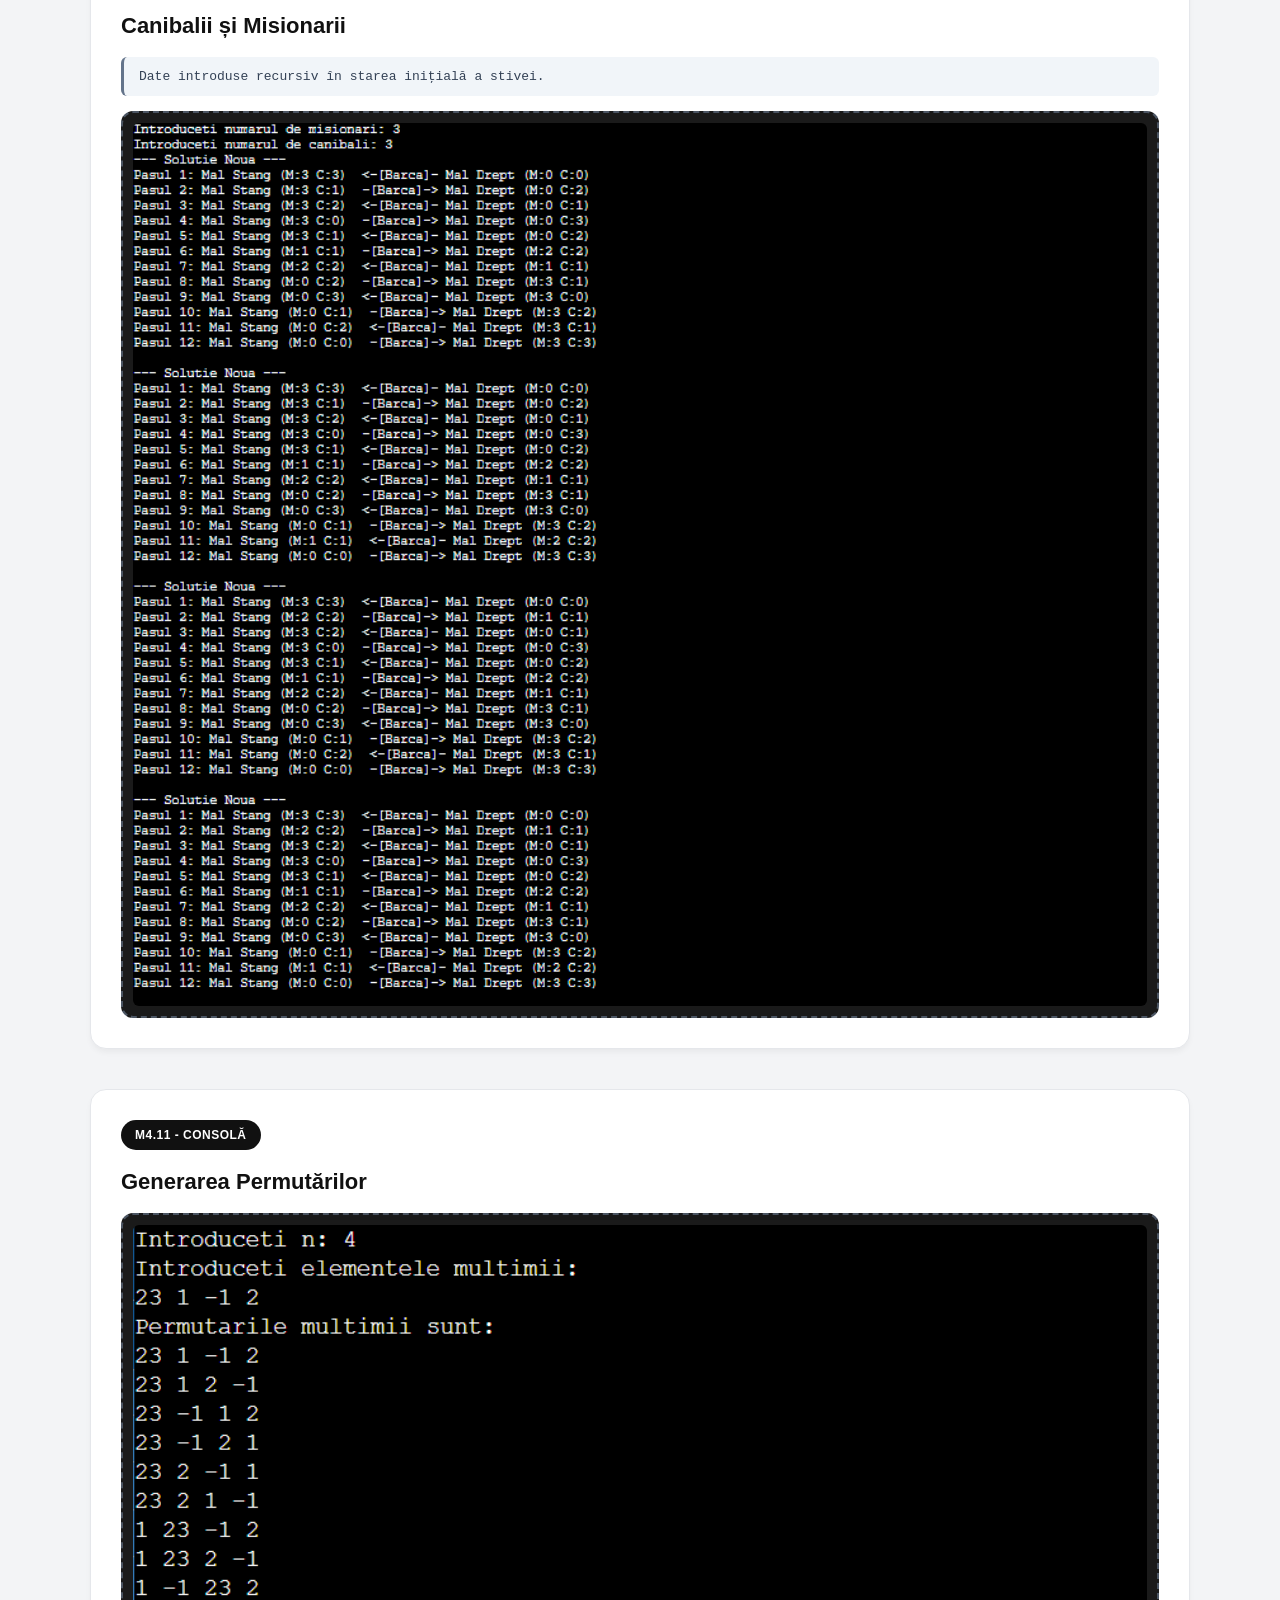
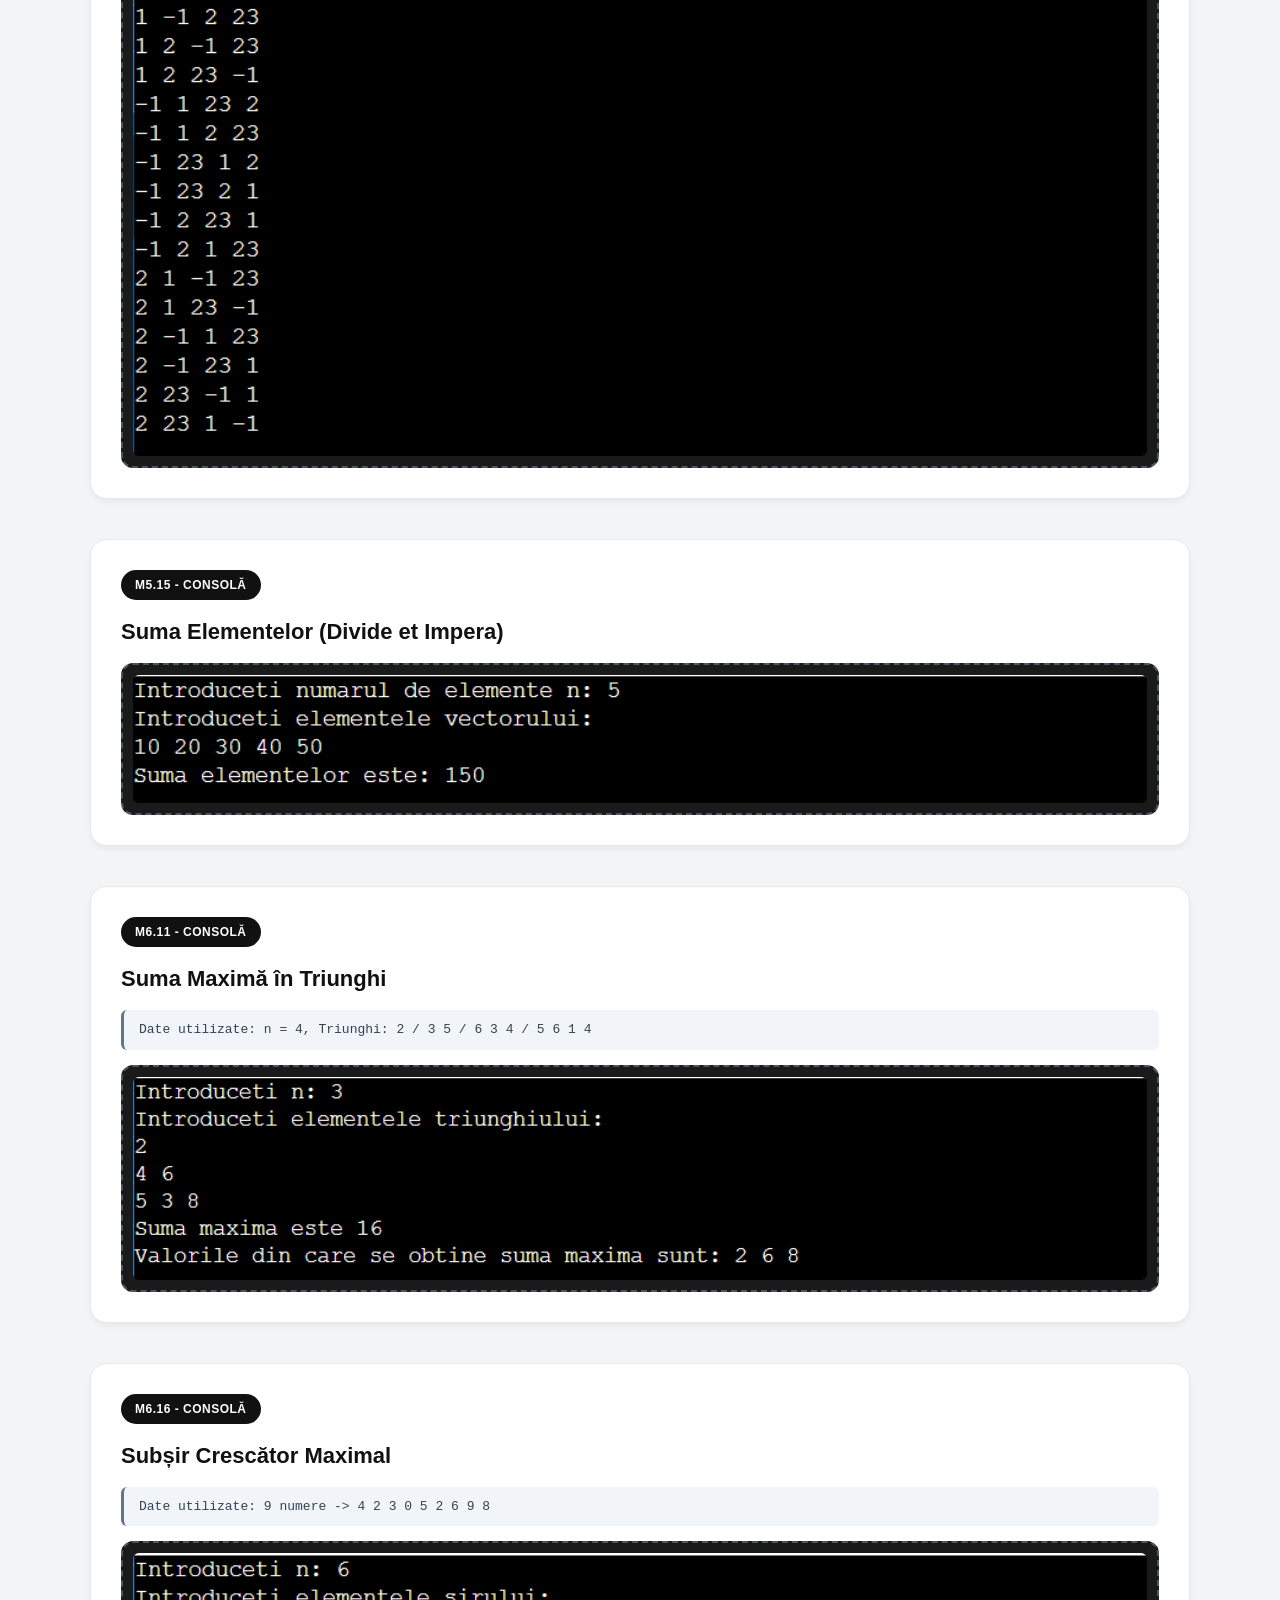
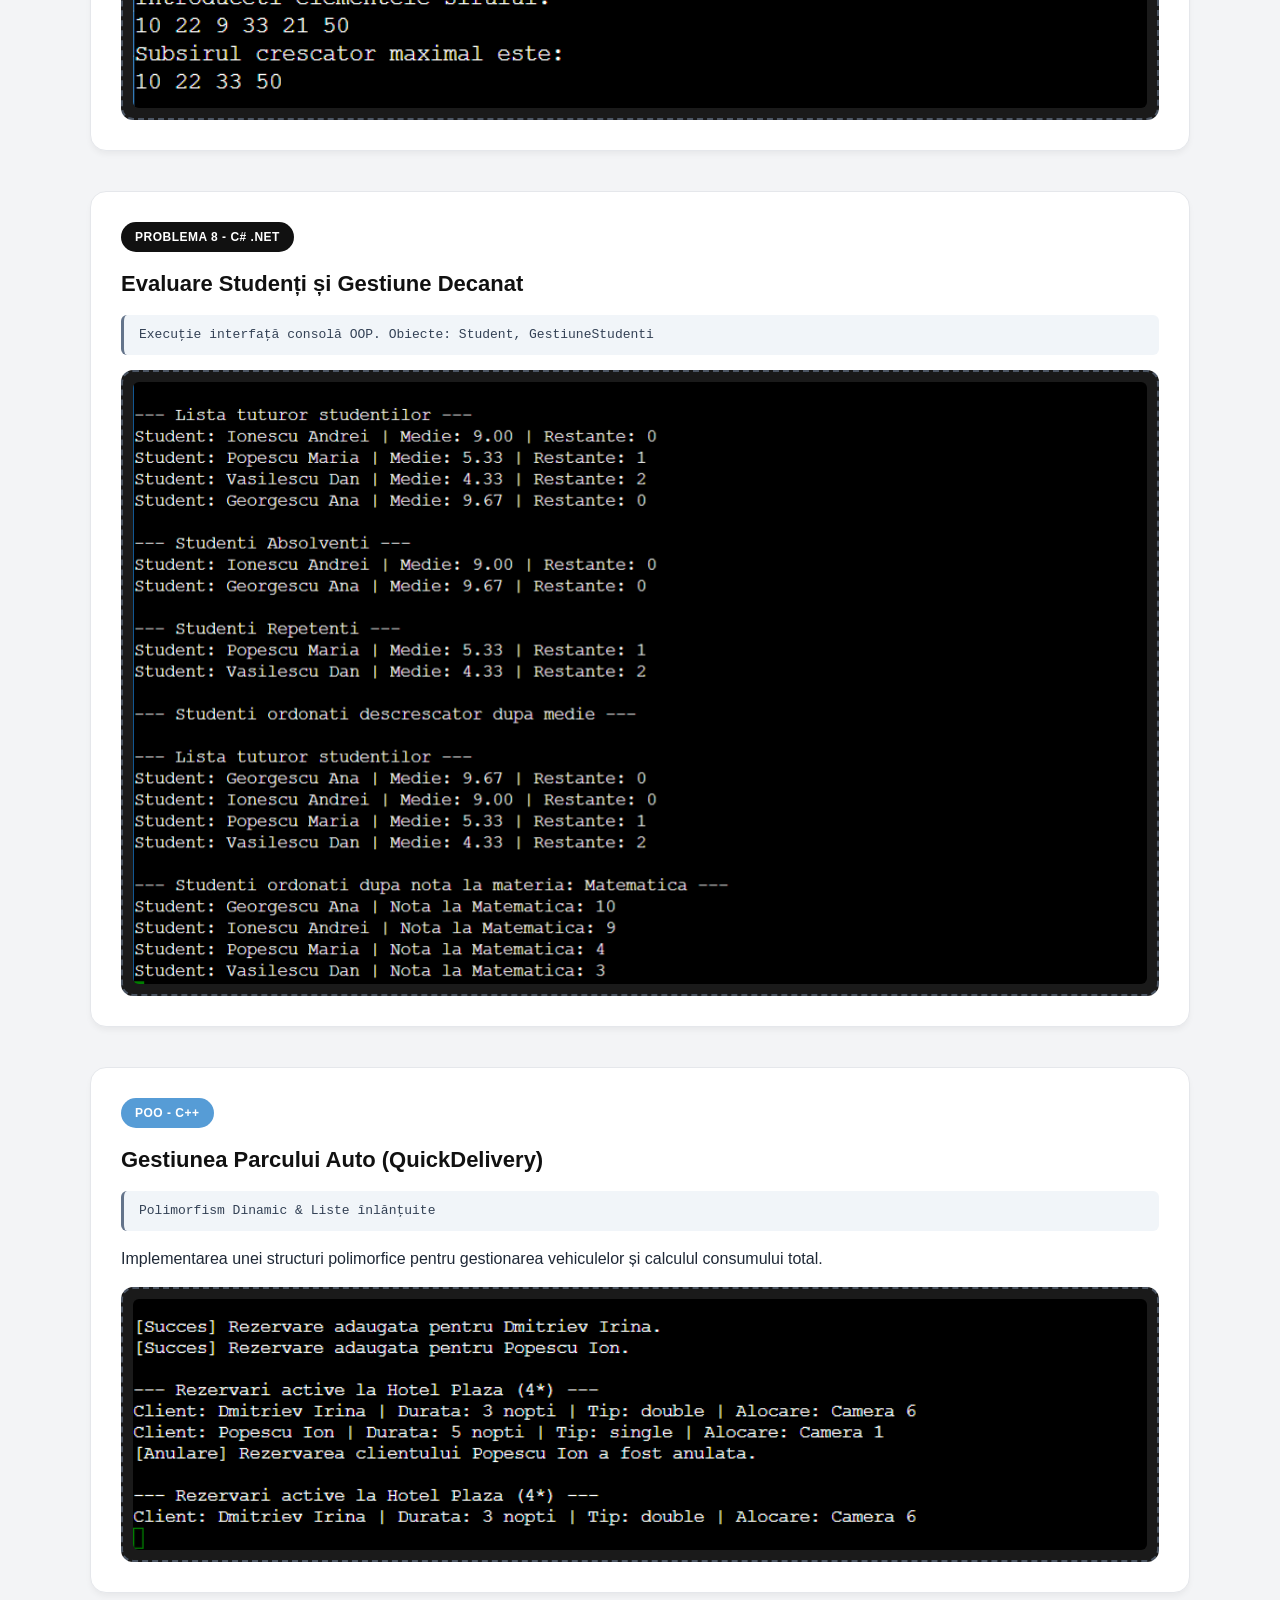
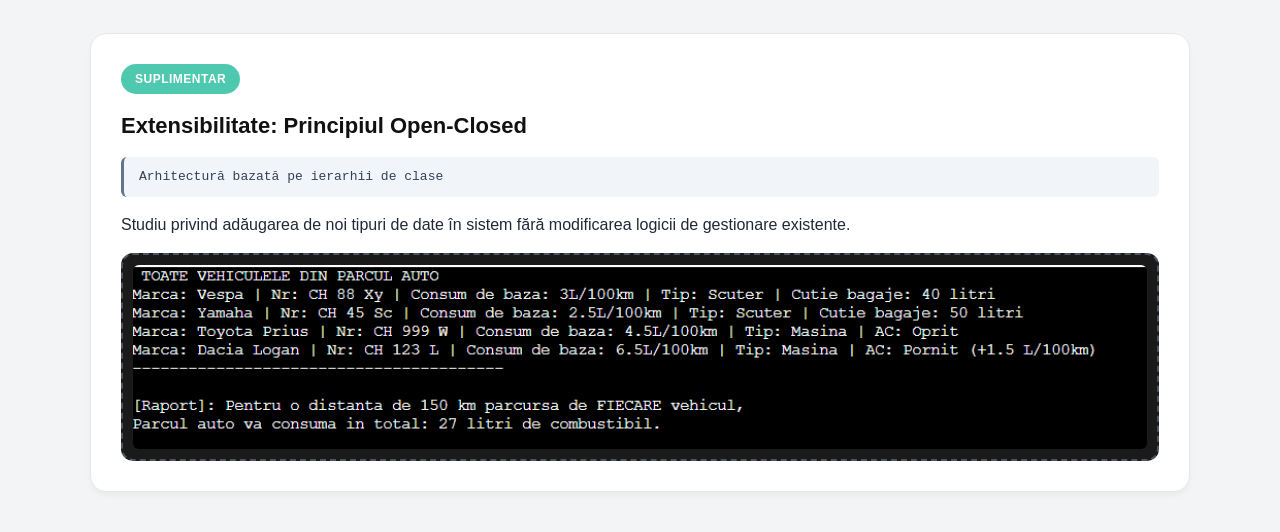
<file: problema-rezultat.html>
<!DOCTYPE html>
<html lang="ro">
<head>
    <meta charset="UTF-8">
    <meta name="viewport" content="width=device-width, initial-scale=1.0">
    <title>Cap. 3 - Rezultatele Execuției</title>
    <link rel="stylesheet" href="css/style-index.css">
    <link rel="stylesheet" href="css/style-probleme.css">
</head>
<body>

    <header class="navbar">
        <div class="nav-container">
            <nav class="main-nav">
                <a href="index.html">Pagina Principală</a>
                <a href="planificare.html">Cap. 1 Planificare</a>
                <a href="unitate-invatare.html">Cap. 2 Unitatea de Învățare</a>
                <div class="dropdown">
                    <a href="#" class="dropbtn active">Cap. 3 Rezolvarea Problemei ▾</a>
                    <div class="dropdown-content">
                        <a href="problema-conditie.html">Condiția problemei</a>
                        <a href="problema-implementare.html">Implementarea în C++/C#</a>
                        <a href="problema-rezultat.html">Rezultatul execuției</a>
                    </div>
                </div>
            </nav>
        </div>
    </header>

    <main class="main-container">
        <h1>Rezultatele Execuției și Testarea Algoritmilor</h1>
        <p style="color:#4b5563;">Fiecare panou de mai jos conține datele de test utilizate și imaginea consolei rezultate în urma rulării.</p>

        <div class="problem-card">
            <div class="problem-badge">M1.7 - Consolă</div>
            <h2 class="problem-title">Ecuația Bazei de Numerație</h2>
            <span class="io-data">Date utilizate: a = 160, b = 112 -> Rezultat așteptat: x = 8</span>
            <div class="console-screenshot-placeholder">
                <img src="img/p1.png" alt="Captură consolă problema M1.7" class="console-img">
            </div>
        </div>

        <div class="problem-card">
            <div class="problem-badge">M2.11 - Fișiere</div>
            <h2 class="problem-title">Gestiune Stații Rapid-Bus</h2>
            <span class="io-data">Conținut în <strong>date.in</strong>:<br>10 60<br>100 50 25 25 50 10 10 80 20</span>
            <div class="console-screenshot-placeholder">
                <img src="img/p2.png" alt="Captură rezultat fișier M2.11" class="console-img">
            </div>
        </div>

        <div class="problem-card">
            <div class="problem-badge">M3.11 - Consolă</div>
            <h2 class="problem-title">Partițiile unui Număr Natural</h2>
            <span class="io-data">Date utilizate: n = 4</span>
            <div class="console-screenshot-placeholder">
                <img src="img/p3.png" alt="Captură consolă problema M3.11" class="console-img">
            </div>
        </div>

        <div class="problem-card">
            <div class="problem-badge">M3.29 - Consolă</div>
            <h2 class="problem-title">Canibalii și Misionarii</h2>
            <span class="io-data">Date introduse recursiv în starea inițială a stivei.</span>
            <div class="console-screenshot-placeholder">
                <img src="img/p4.png" alt="Captură consolă problema M3.29" class="console-img">
            </div>
        </div>

        <div class="problem-card">
            <div class="problem-badge">M4.11 - Consolă</div>
            <h2 class="problem-title">Generarea Permutărilor</h2>
            <div class="console-screenshot-placeholder">
                <img src="img/p5.png" alt="Captură consolă problema M4.11" class="console-img">
            </div>
        </div>

        <div class="problem-card">
            <div class="problem-badge">M5.15 - Consolă</div>
            <h2 class="problem-title">Suma Elementelor (Divide et Impera)</h2>
            <div class="console-screenshot-placeholder">
                <img src="img/p6.png" alt="Captură consolă problema M5.15" class="console-img">
            </div>
        </div>

        <div class="problem-card">
            <div class="problem-badge">M6.11 - Consolă</div>
            <h2 class="problem-title">Suma Maximă în Triunghi</h2>
            <span class="io-data">Date utilizate: n = 4, Triunghi: 2 / 3 5 / 6 3 4 / 5 6 1 4</span>
            <div class="console-screenshot-placeholder">
                <img src="img/p7.png" alt="Captură consolă problema M6.11" class="console-img">
            </div>
        </div>

        <div class="problem-card">
            <div class="problem-badge">M6.16 - Consolă</div>
            <h2 class="problem-title">Subșir Crescător Maximal</h2>
            <span class="io-data">Date utilizate: 9 numere -> 4 2 3 0 5 2 6 9 8</span>
            <div class="console-screenshot-placeholder">
                <img src="img/p8.png" alt="Captură consolă problema M6.16" class="console-img">
            </div>
        </div>

        <div class="problem-card">
            <div class="problem-badge">Problema 8 - C# .NET</div>
            <h2 class="problem-title">Evaluare Studenți și Gestiune Decanat</h2>
            <span class="io-data">Execuție interfață consolă OOP. Obiecte: Student, GestiuneStudenti</span>
            <div class="console-screenshot-placeholder">
                <img src="img/p9.png" alt="Captură consolă sistem management studenți" class="console-img">
            </div>
        </div>

        <div class="problem-card">
            <div class="problem-badge" style="background-color: #569cd6;">POO - C++</div>
            <h2 class="problem-title">Gestiunea Parcului Auto (QuickDelivery)</h2>
            <span class="io-data">Polimorfism Dinamic & Liste înlănțuite</span>
            <p>Implementarea unei structuri polimorfice pentru gestionarea vehiculelor și calculul consumului total.</p>
            <div class="console-screenshot-placeholder">
                <img src="img/p10.png" alt="Captură consolă Parc Auto" class="console-img">
            </div>
        </div>

        <div class="problem-card">
            <div class="problem-badge" style="background-color: #4ec9b0;">Suplimentar</div>
            <h2 class="problem-title">Extensibilitate: Principiul Open-Closed</h2>
            <span class="io-data">Arhitectură bazată pe ierarhii de clase</span>
            <p>Studiu privind adăugarea de noi tipuri de date în sistem fără modificarea logicii de gestionare existente.</p>
            <div class="console-screenshot-placeholder">
                <img src="img/p11.png" alt="Captură consolă extensibilitate" class="console-img">
            </div>
        </div>

    </main>
</body>
</html>
</file>
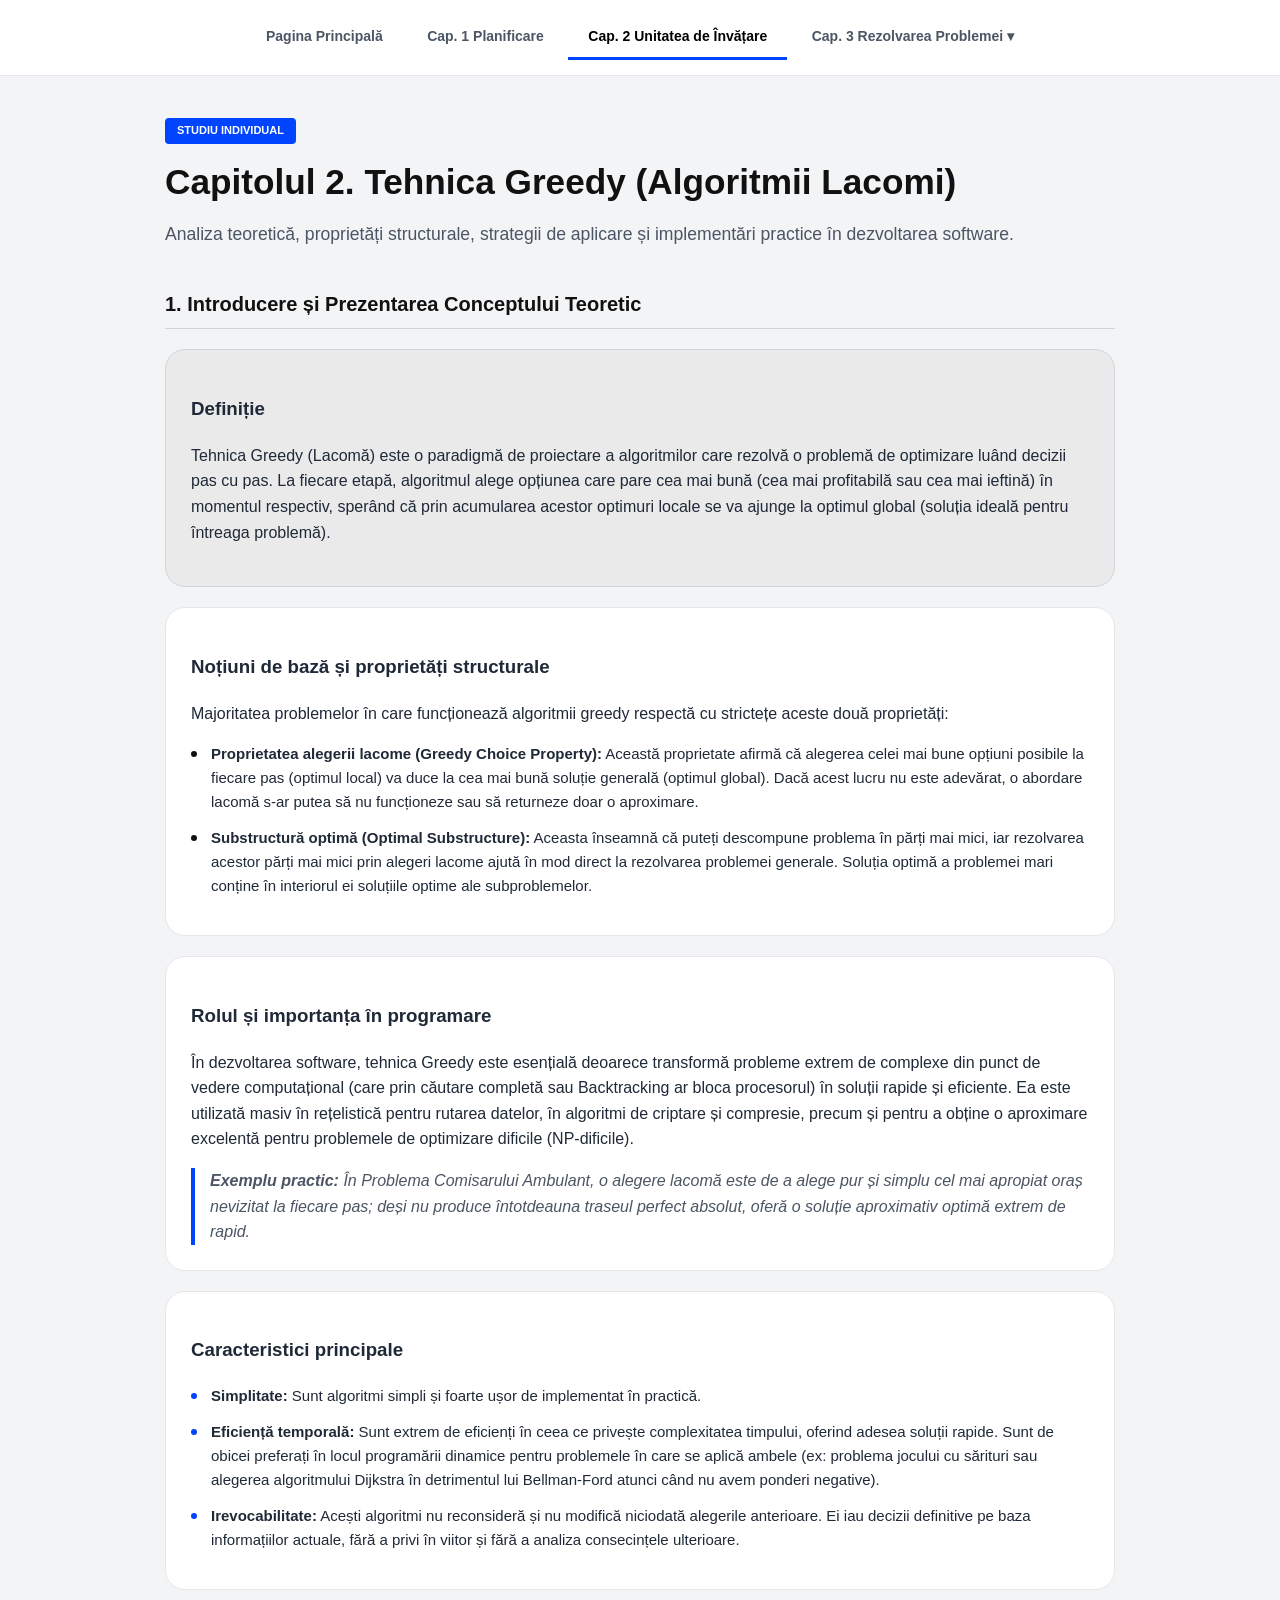
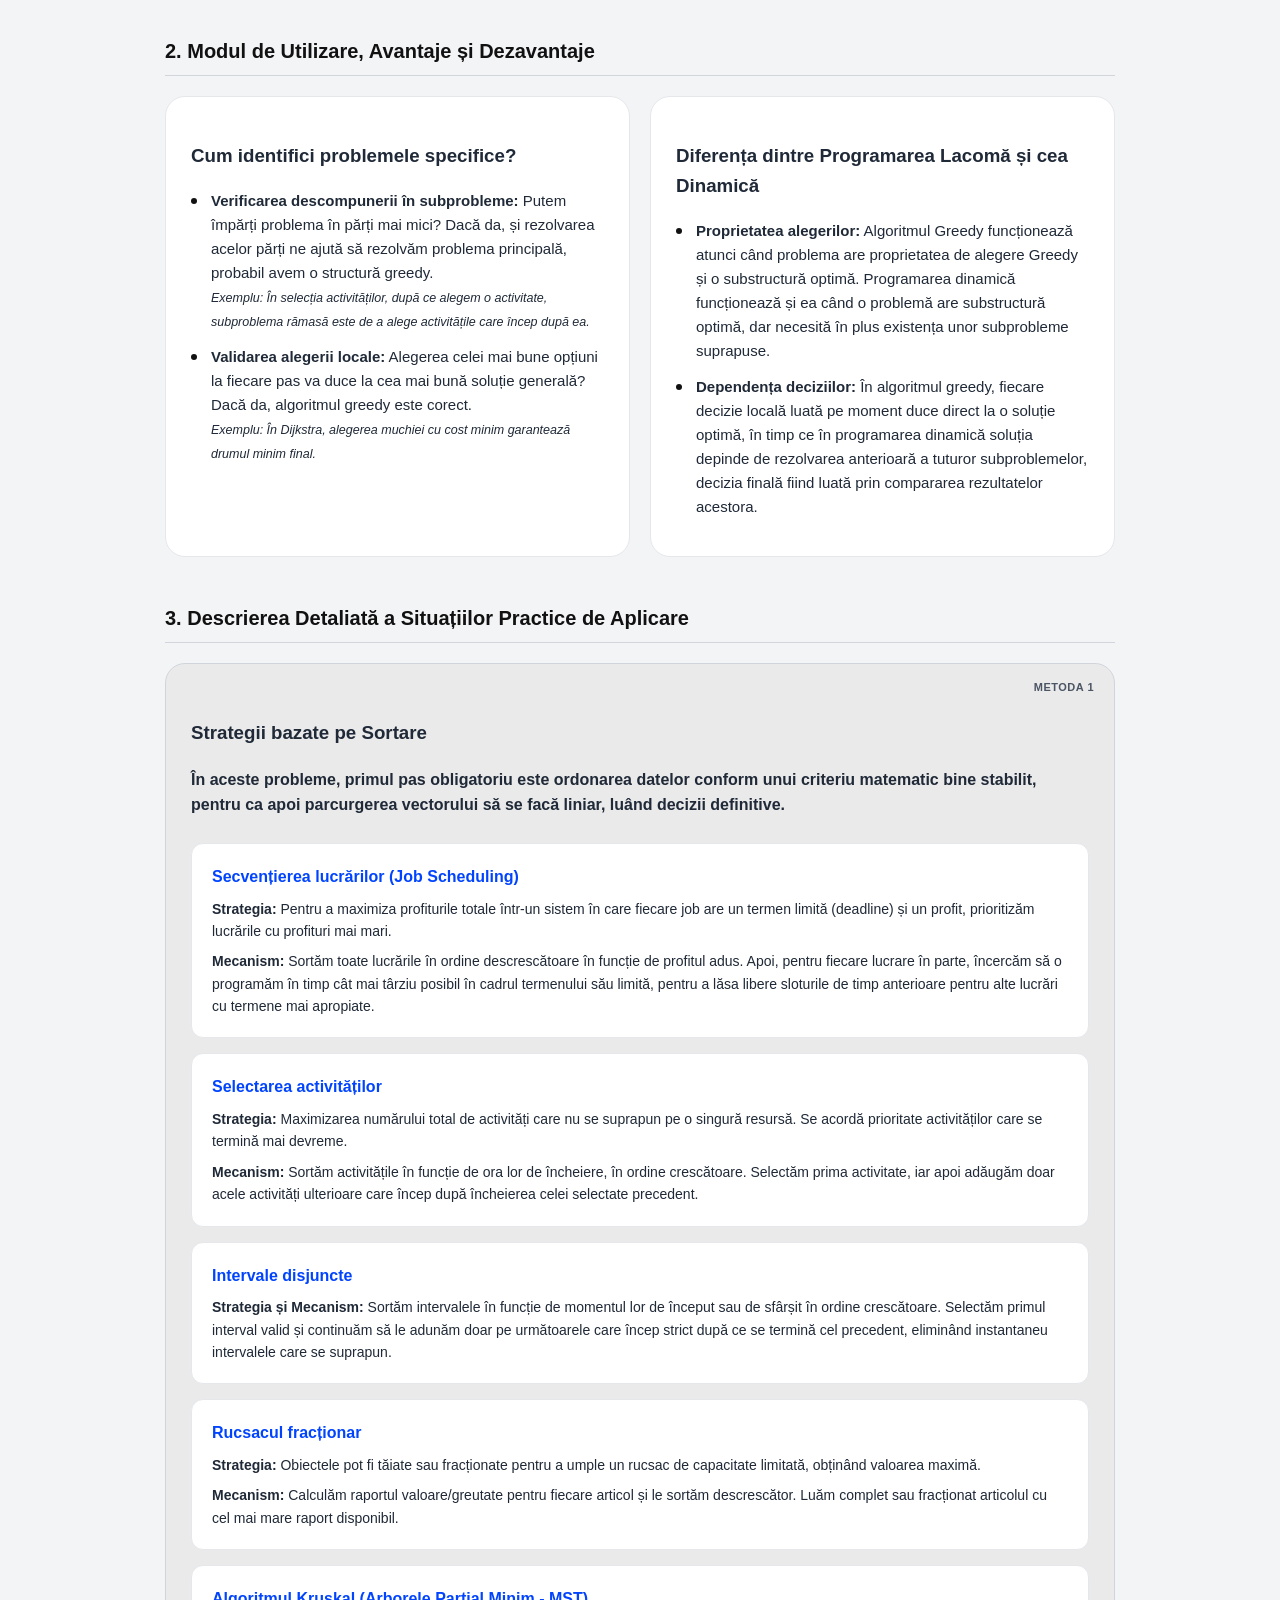
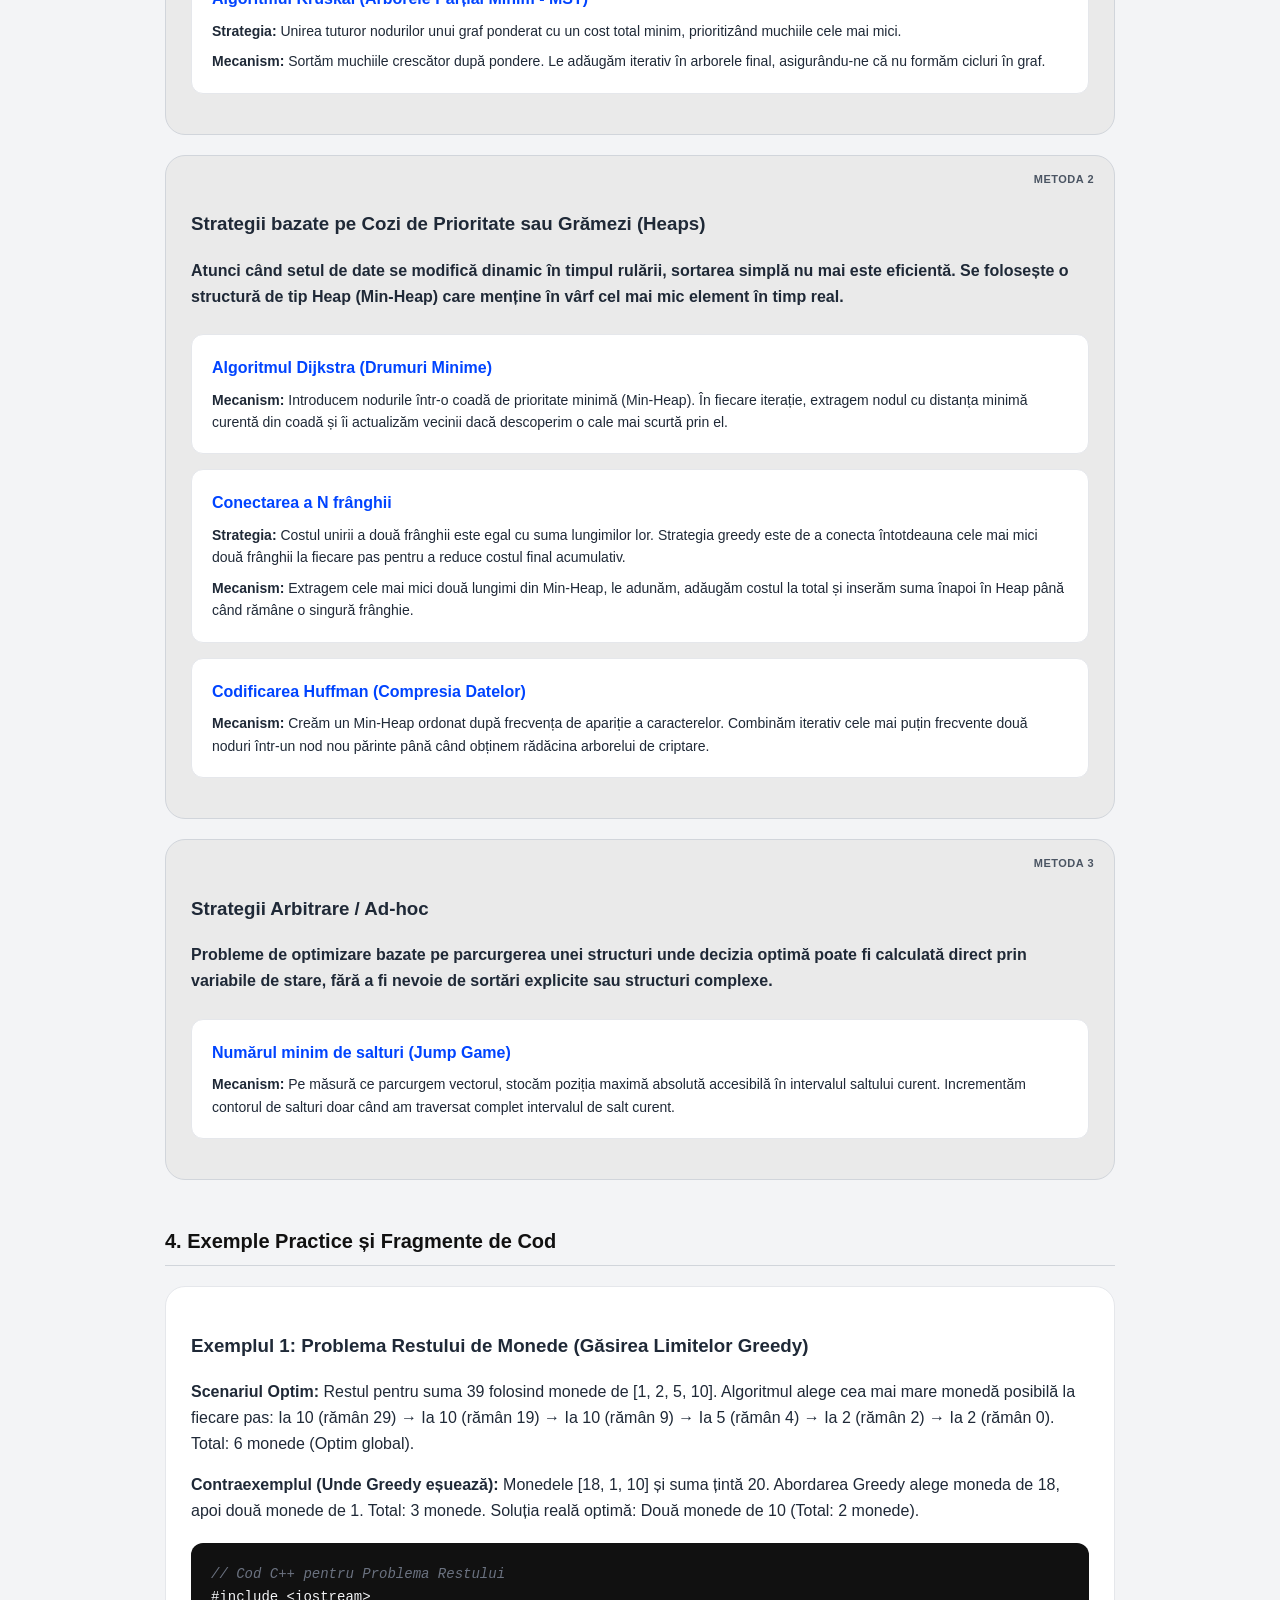
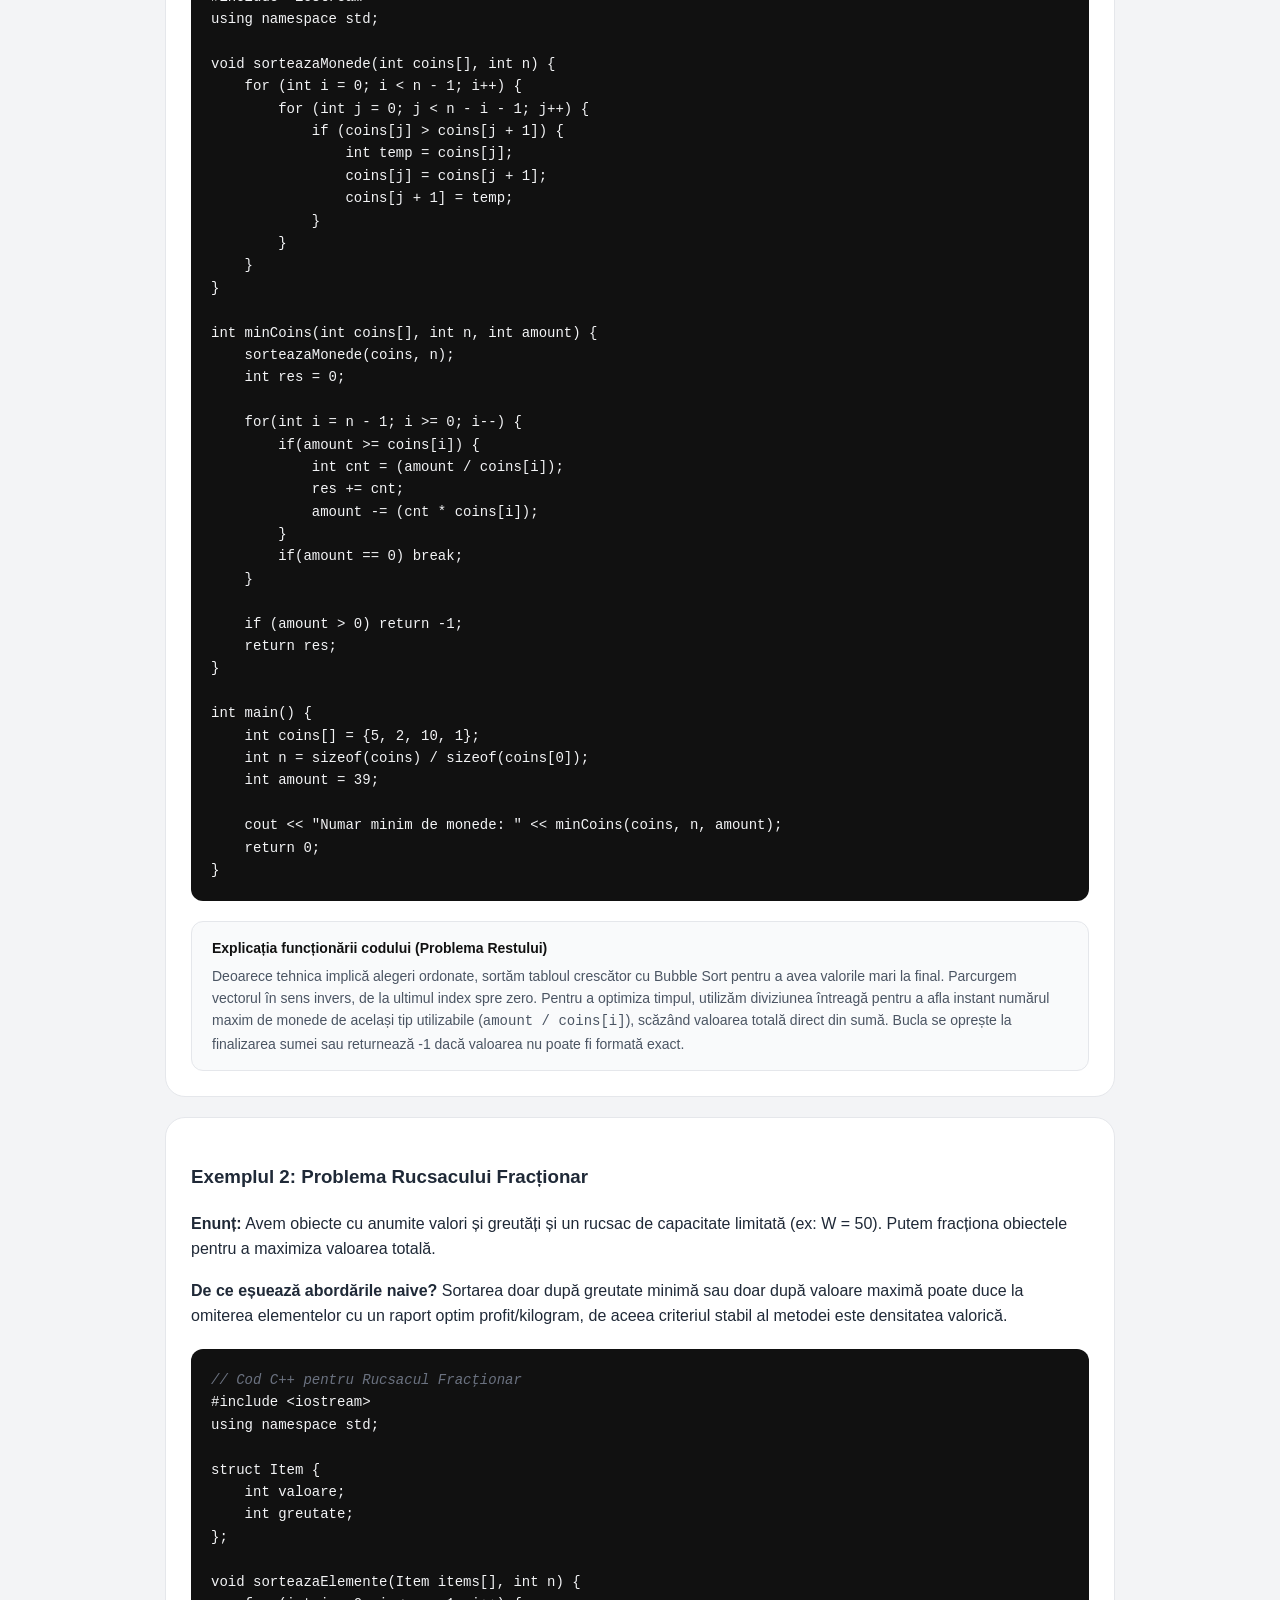
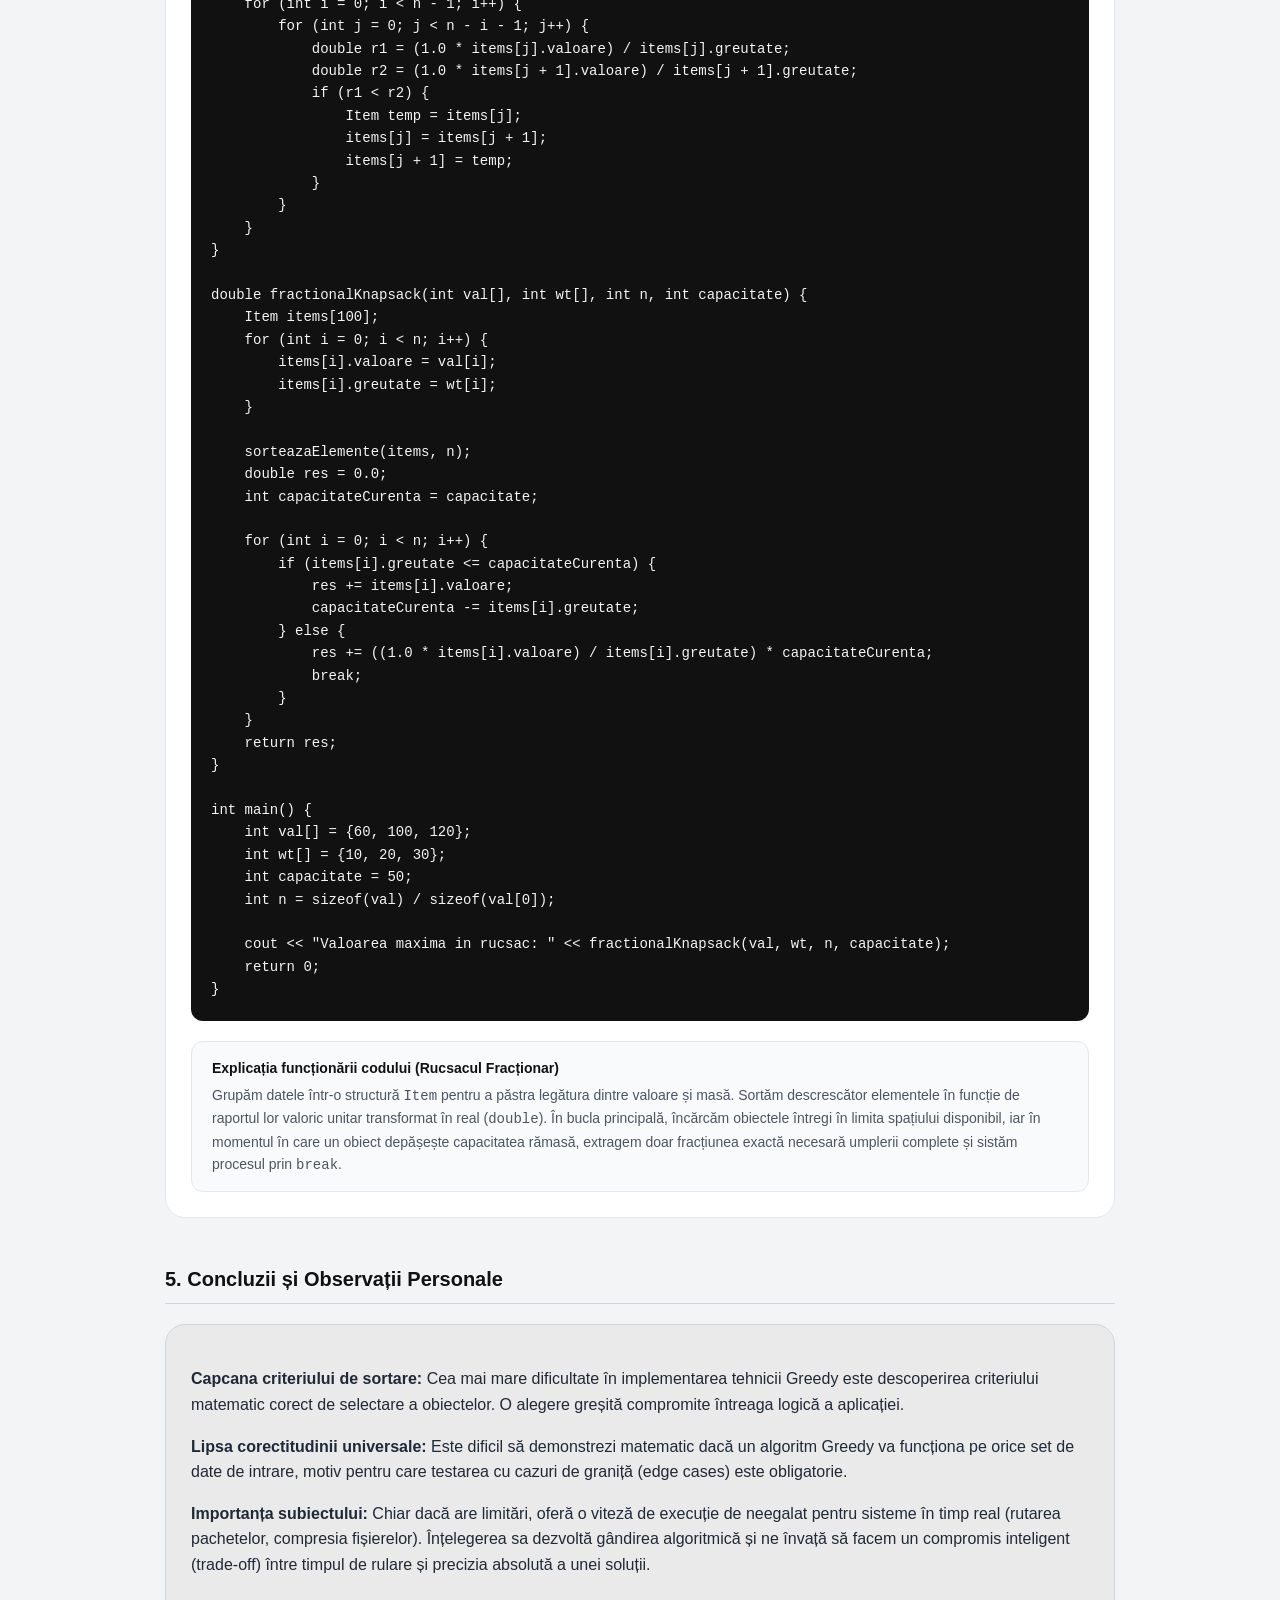
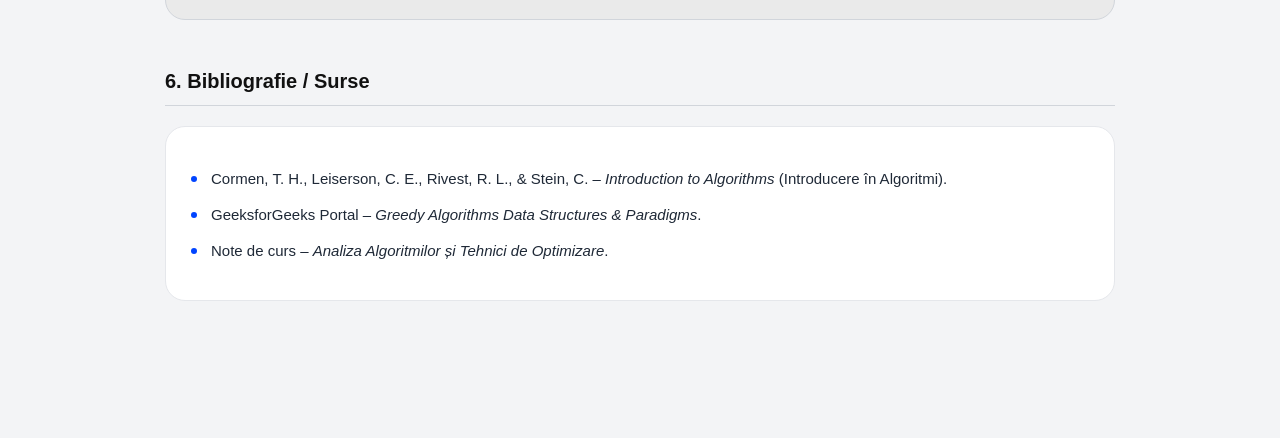
<file: unitate-invatare.html>
<!DOCTYPE html>
<html lang="ro">
<head>
    <meta charset="UTF-8">
    <meta name="viewport" content="width=device-width, initial-scale=1.0">
    <title>Cap. 2 Unitatea de Învățare - Tehnica Greedy</title>
    <link rel="stylesheet" href="css/style-unitate.css">
</head>
<body>

    <header class="navbar">
        <div class="nav-container">
            <nav class="main-nav">
                <a href="index.html">Pagina Principală</a>
                <a href="planificare.html">Cap. 1 Planificare</a>
                <a href="unitate-invatare.html" class="active">Cap. 2 Unitatea de Învățare</a>
                <div class="dropdown">
                    <a href="#" class="dropbtn">Cap. 3 Rezolvarea Problemei ▾</a>
                    <div class="dropdown-content">
                        <a href="problema-conditie.html">Condiția problemei 1</a>
                        <a href="problema-implementare.html">Implementarea în C++</a>
                        <a href="problema-rezultat.html">Rezultatul execuției</a>
                    </div>
                </div>
            </nav>
        </div>
    </header>

    <main class="content-wrapper">
        
        <div class="header-section">
            <span class="chapter-label">Studiu Individual</span>
            <h1 class="page-title">Capitolul 2. Tehnica Greedy (Algoritmii Lacomi)</h1>
            <p class="subtitle-page">Analiza teoretică, proprietăți structurale, strategii de aplicare și implementări practice în dezvoltarea software.</p>
        </div>

        <section class="info-section">
            <h2>1. Introducere și Prezentarea Conceptului Teoretic</h2>
            
            <div class="card-gray spec-box">
                <h3>Definiție</h3>
                <p>Tehnica Greedy (Lacomă) este o paradigmă de proiectare a algoritmilor care rezolvă o problemă de optimizare luând decizii pas cu pas. La fiecare etapă, algoritmul alege opțiunea care pare cea mai bună (cea mai profitabilă sau cea mai ieftină) în momentul respectiv, sperând că prin acumularea acestor optimuri locale se va ajunge la optimul global (soluția ideală pentru întreaga problemă).</p>
            </div>

            <div class="card-white margin-top">
                <h3>Noțiuni de bază și proprietăți structurale</h3>
                <p>Majoritatea problemelor în care funcționează algoritmii greedy respectă cu strictețe aceste două proprietăți:</p>
                <ul class="geometric-list">
                    <li><strong>Proprietatea alegerii lacome (Greedy Choice Property):</strong> Această proprietate afirmă că alegerea celei mai bune opțiuni posibile la fiecare pas (optimul local) va duce la cea mai bună soluție generală (optimul global). Dacă acest lucru nu este adevărat, o abordare lacomă s-ar putea să nu funcționeze sau să returneze doar o aproximare.</li>
                    <li><strong>Substructură optimă (Optimal Substructure):</strong> Aceasta înseamnă că puteți descompune problema în părți mai mici, iar rezolvarea acestor părți mai mici prin alegeri lacome ajută în mod direct la rezolvarea problemei generale. Soluția optimă a problemei mari conține în interiorul ei soluțiile optime ale subproblemelor.</li>
                </ul>
            </div>

            <div class="card-white margin-top">
                <h3>Rolul și importanța în programare</h3>
                <p>În dezvoltarea software, tehnica Greedy este esențială deoarece transformă probleme extrem de complexe din punct de vedere computațional (care prin căutare completă sau Backtracking ar bloca procesorul) în soluții rapide și eficiente. Ea este utilizată masiv în rețelistică pentru rutarea datelor, în algoritmi de criptare și compresie, precum și pentru a obține o aproximare excelentă pentru problemele de optimizare dificile (NP-dificile).</p>
                <div class="accent-box">
                    <strong>Exemplu practic:</strong> În Problema Comisarului Ambulant, o alegere lacomă este de a alege pur și simplu cel mai apropiat oraș nevizitat la fiecare pas; deși nu produce întotdeauna traseul perfect absolut, oferă o soluție aproximativ optimă extrem de rapid.
                </div>
            </div>

            <div class="card-white margin-top">
                <h3>Caracteristici principale</h3>
                <ul class="geometric-list blue-dots">
                    <li><strong>Simplitate:</strong> Sunt algoritmi simpli și foarte ușor de implementat în practică.</li>
                    <li><strong>Eficiență temporală:</strong> Sunt extrem de eficienți în ceea ce privește complexitatea timpului, oferind adesea soluții rapide. Sunt de obicei preferați în locul programării dinamice pentru problemele în care se aplică ambele (ex: problema jocului cu sărituri sau alegerea algoritmului Dijkstra în detrimentul lui Bellman-Ford atunci când nu avem ponderi negative).</li>
                    <li><strong>Irevocabilitate:</strong> Acești algoritmi nu reconsideră și nu modifică niciodată alegerile anterioare. Ei iau decizii definitive pe baza informațiilor actuale, fără a privi în viitor și fără a analiza consecințele ulterioare.</li>
                </ul>
            </div>
        </section>

        <section class="info-section">
            <h2>2. Modul de Utilizare, Avantaje și Dezavantaje</h2>
            
            <div class="grid-two-cols">
                <div class="card-white">
                    <h3>Cum identifici problemele specifice?</h3>
                    <ul class="geometric-list">
                        <li><strong>Verificarea descompunerii în subprobleme:</strong> Putem împărți problema în părți mai mici? Dacă da, și rezolvarea acelor părți ne ajută să rezolvăm problema principală, probabil avem o structură greedy. <br><small><em>Exemplu: În selecția activităților, după ce alegem o activitate, subproblema rămasă este de a alege activitățile care încep după ea.</em></small></li>
                        <li><strong>Validarea alegerii locale:</strong> Alegerea celei mai bune opțiuni la fiecare pas va duce la cea mai bună soluție generală? Dacă da, algoritmul greedy este corect. <br><small><em>Exemplu: În Dijkstra, alegerea muchiei cu cost minim garantează drumul minim final.</em></small></li>
                    </ul>
                </div>

                <div class="card-white">
                    <h3>Diferența dintre Programarea Lacomă și cea Dinamică</h3>
                    <ul class="geometric-list">
                        <li><strong>Proprietatea alegerilor:</strong> Algoritmul Greedy funcționează atunci când problema are proprietatea de alegere Greedy și o substructură optimă. Programarea dinamică funcționează și ea când o problemă are substructură optimă, dar necesită în plus existența unor subprobleme suprapuse.</li>
                        <li><strong>Dependența deciziilor:</strong> În algoritmul greedy, fiecare decizie locală luată pe moment duce direct la o soluție optimă, în timp ce în programarea dinamică soluția depinde de rezolvarea anterioară a tuturor subproblemelor, decizia finală fiind luată prin compararea rezultatelor acestora.</li>
                    </ul>
                </div>
            </div>
        </section>

        <section class="info-section">
            <h2>3. Descrierea Detaliată a Situațiilor Practice de Aplicare</h2>
            
            <div class="card-gray method-block">
                <span class="method-tag">Metoda 1</span>
                <h3>Strategii bazate pe Sortare</h3>
                <p class="method-intro">În aceste probleme, primul pas obligatoriu este ordonarea datelor conform unui criteriu matematic bine stabilit, pentru ca apoi parcurgerea vectorului să se facă liniar, luând decizii definitive.</p>
                
                <div class="sub-method">
                    <h4>Secvențierea lucrărilor (Job Scheduling)</h4>
                    <p><strong>Strategia:</strong> Pentru a maximiza profiturile totale într-un sistem în care fiecare job are un termen limită (deadline) și un profit, prioritizăm lucrările cu profituri mai mari.</p>
                    <p><strong>Mecanism:</strong> Sortăm toate lucrările în ordine descrescătoare în funcție de profitul adus. Apoi, pentru fiecare lucrare în parte, încercăm să o programăm în timp cât mai târziu posibil în cadrul termenului său limită, pentru a lăsa libere sloturile de timp anterioare pentru alte lucrări cu termene mai apropiate.</p>
                </div>

                <div class="sub-method">
                    <h4>Selectarea activităților</h4>
                    <p><strong>Strategia:</strong> Maximizarea numărului total de activități care nu se suprapun pe o singură resursă. Se acordă prioritate activităților care se termină mai devreme.</p>
                    <p><strong>Mecanism:</strong> Sortăm activitățile în funcție de ora lor de încheiere, în ordine crescătoare. Selectăm prima activitate, iar apoi adăugăm doar acele activități ulterioare care încep după încheierea celei selectate precedent.</p>
                </div>

                <div class="sub-method">
                    <h4>Intervale disjuncte</h4>
                    <p><strong>Strategia și Mecanism:</strong> Sortăm intervalele în funcție de momentul lor de început sau de sfârșit în ordine crescătoare. Selectăm primul interval valid și continuăm să le adunăm doar pe următoarele care încep strict după ce se termină cel precedent, eliminând instantaneu intervalele care se suprapun.</p>
                </div>

                <div class="sub-method">
                    <h4>Rucsacul fracționar</h4>
                    <p><strong>Strategia:</strong> Obiectele pot fi tăiate sau fracționate pentru a umple un rucsac de capacitate limitată, obținând valoarea maximă.</p>
                    <p><strong>Mecanism:</strong> Calculăm raportul valoare/greutate pentru fiecare articol și le sortăm descrescător. Luăm complet sau fracționat articolul cu cel mai mare raport disponibil.</p>
                </div>

                <div class="sub-method">
                    <h4>Algoritmul Kruskal (Arborele Parțial Minim - MST)</h4>
                    <p><strong>Strategia:</strong> Unirea tuturor nodurilor unui graf ponderat cu un cost total minim, prioritizând muchiile cele mai mici.</p>
                    <p><strong>Mecanism:</strong> Sortăm muchiile crescător după pondere. Le adăugăm iterativ în arborele final, asigurându-ne că nu formăm cicluri în graf.</p>
                </div>
            </div>

            <div class="card-gray method-block margin-top">
                <span class="method-tag">Metoda 2</span>
                <h3>Strategii bazate pe Cozi de Prioritate sau Grămezi (Heaps)</h3>
                <p class="method-intro">Atunci când setul de date se modifică dinamic în timpul rulării, sortarea simplă nu mai este eficientă. Se folosește o structură de tip Heap (Min-Heap) care menține în vârf cel mai mic element în timp real.</p>

                <div class="sub-method">
                    <h4>Algoritmul Dijkstra (Drumuri Minime)</h4>
                    <p><strong>Mecanism:</strong> Introducem nodurile într-o coadă de prioritate minimă (Min-Heap). În fiecare iterație, extragem nodul cu distanța minimă curentă din coadă și îi actualizăm vecinii dacă descoperim o cale mai scurtă prin el.</p>
                </div>

                <div class="sub-method">
                    <h4>Conectarea a N frânghii</h4>
                    <p><strong>Strategia:</strong> Costul unirii a două frânghii este egal cu suma lungimilor lor. Strategia greedy este de a conecta întotdeauna cele mai mici două frânghii la fiecare pas pentru a reduce costul final acumulativ.</p>
                    <p><strong>Mecanism:</strong> Extragem cele mai mici două lungimi din Min-Heap, le adunăm, adăugăm costul la total și inserăm suma înapoi în Heap până când rămâne o singură frânghie.</p>
                </div>

                <div class="sub-method">
                    <h4>Codificarea Huffman (Compresia Datelor)</h4>
                    <p><strong>Mecanism:</strong> Creăm un Min-Heap ordonat după frecvența de apariție a caracterelor. Combinăm iterativ cele mai puțin frecvente două noduri într-un nod nou părinte până când obținem rădăcina arborelui de criptare.</p>
                </div>
            </div>

            <div class="card-gray method-block margin-top">
                <span class="method-tag">Metoda 3</span>
                <h3>Strategii Arbitrare / Ad-hoc</h3>
                <p class="method-intro">Probleme de optimizare bazate pe parcurgerea unei structuri unde decizia optimă poate fi calculată direct prin variabile de stare, fără a fi nevoie de sortări explicite sau structuri complexe.</p>

                <div class="sub-method">
                    <h4>Numărul minim de salturi (Jump Game)</h4>
                    <p><strong>Mecanism:</strong> Pe măsură ce parcurgem vectorul, stocăm poziția maximă absolută accesibilă în intervalul saltului curent. Incrementăm contorul de salturi doar când am traversat complet intervalul de salt curent.</p>
                </div>
            </div>
        </section>

        <section class="info-section">
            <h2>4. Exemple Practice și Fragmente de Cod</h2>


            <div class="card-white">
                <h3>Exemplul 1: Problema Restului de Monede (Găsirea Limitelor Greedy)</h3>
                <p><strong>Scenariul Optim:</strong> Restul pentru suma 39 folosind monede de [1, 2, 5, 10]. Algoritmul alege cea mai mare monedă posibilă la fiecare pas: Ia 10 (rămân 29) → Ia 10 (rămân 19) → Ia 10 (rămân 9) → Ia 5 (rămân 4) → Ia 2 (rămân 2) → Ia 2 (rămân 0). Total: 6 monede (Optim global).</p>
                <p><strong>Contraexemplul (Unde Greedy eșuează):</strong> Monedele [18, 1, 10] și suma țintă 20. Abordarea Greedy alege moneda de 18, apoi două monede de 1. Total: 3 monede. Soluția reală optimă: Două monede de 10 (Total: 2 monede).</p>

<pre><code><span class="code-comment">// Cod C++ pentru Problema Restului</span>
#include &lt;iostream&gt;
using namespace std;

void sorteazaMonede(int coins[], int n) {
    for (int i = 0; i < n - 1; i++) {
        for (int j = 0; j < n - i - 1; j++) {
            if (coins[j] > coins[j + 1]) {
                int temp = coins[j];
                coins[j] = coins[j + 1];
                coins[j + 1] = temp;
            }
        }
    }
}

int minCoins(int coins[], int n, int amount) {
    sorteazaMonede(coins, n);
    int res = 0;
  
    for(int i = n - 1; i >= 0; i--) {
        if(amount >= coins[i]) {
            int cnt = (amount / coins[i]);
            res += cnt;
            amount -= (cnt * coins[i]);
        }
        if(amount == 0) break;
    }
    
    if (amount > 0) return -1;
    return res;
}

int main() {
    int coins[] = {5, 2, 10, 1};
    int n = sizeof(coins) / sizeof(coins[0]);
    int amount = 39;
  
    cout << "Numar minim de monede: " << minCoins(coins, n, amount);
    return 0;
}</code></pre>

                <div class="explanation-box">
                    <h5>Explicația funcționării codului (Problema Restului)</h5>
                    <p>Deoarece tehnica implică alegeri ordonate, sortăm tabloul crescător cu Bubble Sort pentru a avea valorile mari la final. Parcurgem vectorul în sens invers, de la ultimul index spre zero. Pentru a optimiza timpul, utilizăm diviziunea întreagă pentru a afla instant numărul maxim de monede de același tip utilizabile (<code>amount / coins[i]</code>), scăzând valoarea totală direct din sumă. Bucla se oprește la finalizarea sumei sau returnează -1 dacă valoarea nu poate fi formată exact.</p>
                </div>
            </div>

            <div class="card-white margin-top">
                <h3>Exemplul 2: Problema Rucsacului Fracționar</h3>
                <p><strong>Enunț:</strong> Avem obiecte cu anumite valori și greutăți și un rucsac de capacitate limitată (ex: W = 50). Putem fracționa obiectele pentru a maximiza valoarea totală.</p>
                <p><strong>De ce eșuează abordările naive?</strong> Sortarea doar după greutate minimă sau doar după valoare maximă poate duce la omiterea elementelor cu un raport optim profit/kilogram, de aceea criteriul stabil al metodei este densitatea valorică.</p>

<pre><code><span class="code-comment">// Cod C++ pentru Rucsacul Fracționar</span>
#include &lt;iostream&gt;
using namespace std;

struct Item {
    int valoare;
    int greutate;
};

void sorteazaElemente(Item items[], int n) {
    for (int i = 0; i < n - 1; i++) {
        for (int j = 0; j < n - i - 1; j++) {
            double r1 = (1.0 * items[j].valoare) / items[j].greutate;
            double r2 = (1.0 * items[j + 1].valoare) / items[j + 1].greutate;
            if (r1 < r2) {
                Item temp = items[j];
                items[j] = items[j + 1];
                items[j + 1] = temp;
            }
        }
    }
}

double fractionalKnapsack(int val[], int wt[], int n, int capacitate) {
    Item items[100];
    for (int i = 0; i < n; i++) {
        items[i].valoare = val[i];
        items[i].greutate = wt[i];
    }
    
    sorteazaElemente(items, n);
    double res = 0.0;
    int capacitateCurenta = capacitate;
    
    for (int i = 0; i < n; i++) {
        if (items[i].greutate <= capacitateCurenta) {
            res += items[i].valoare;
            capacitateCurenta -= items[i].greutate;
        } else {
            res += ((1.0 * items[i].valoare) / items[i].greutate) * capacitateCurenta;
            break;
        }
    }
    return res;
}

int main() {
    int val[] = {60, 100, 120};  
    int wt[] = {10, 20, 30};
    int capacitate = 50;
    int n = sizeof(val) / sizeof(val[0]);
    
    cout << "Valoarea maxima in rucsac: " << fractionalKnapsack(val, wt, n, capacitate);
    return 0;
}</code></pre>

                <div class="explanation-box">
                    <h5>Explicația funcționării codului (Rucsacul Fracționar)</h5>
                    <p>Grupăm datele într-o structură <code>Item</code> pentru a păstra legătura dintre valoare și masă. Sortăm descrescător elementele în funcție de raportul lor valoric unitar transformat în real (<code>double</code>). În bucla principală, încărcăm obiectele întregi în limita spațiului disponibil, iar în momentul în care un obiect depășește capacitatea rămasă, extragem doar fracțiunea exactă necesară umplerii complete și sistăm procesul prin <code>break</code>.</p>
                </div>
            </div>
        </section>

        <section class="info-section">
            <h2>5. Concluzii și Observații Personale</h2>
            <div class="card-gray text-layout">
                <p><strong>Capcana criteriului de sortare:</strong> Cea mai mare dificultate în implementarea tehnicii Greedy este descoperirea criteriului matematic corect de selectare a obiectelor. O alegere greșită compromite întreaga logică a aplicației.</p>
                <p><strong>Lipsa corectitudinii universale:</strong> Este dificil să demonstrezi matematic dacă un algoritm Greedy va funcționa pe orice set de date de intrare, motiv pentru care testarea cu cazuri de graniță (edge cases) este obligatorie.</p>
                <p><strong>Importanța subiectului:</strong> Chiar dacă are limitări, oferă o viteză de execuție de neegalat pentru sisteme în timp real (rutarea pachetelor, compresia fișierelor). Înțelegerea sa dezvoltă gândirea algoritmică și ne învață să facem un compromis inteligent (trade-off) între timpul de rulare și precizia absolută a unei soluții.</p>
            </div>
        </section>

        <section class="info-section">
            <h2>6. Bibliografie / Surse</h2>
            <div class="card-white file-box">
                <ul class="geometric-list blue-dots">
                    <li>Cormen, T. H., Leiserson, C. E., Rivest, R. L., & Stein, C. – <em>Introduction to Algorithms</em> (Introducere în Algoritmi).</li>
                    <li>GeeksforGeeks Portal – <em>Greedy Algorithms Data Structures & Paradigms</em>.</li>
                    <li>Note de curs – <em>Analiza Algoritmilor și Tehnici de Optimizare</em>.</li>
                </ul>
            </div>
        </section>

    </main>

    <script>
        let slideIndex = 0;
        showSlides(slideIndex);

        function moveSlide(n) {
            showSlides(slideIndex += n);
        }

        function currentSlide(n) {
            showSlides(slideIndex = n);
        }

        function showSlides(n) {
            let slides = document.getElementsByClassName("carousel-slide");
            let dots = document.getElementsByClassName("dot");
            
            if (n >= slides.length) { slideIndex = 0; }
            if (n < 0) { slideIndex = slides.length - 1; }
            
            for (let i = 0; i < slides.length; i++) {
                slides[i].classList.remove("active");
            }
            for (let i = 0; i < dots.length; i++) {
                dots[i].classList.remove("active");
            }
            
            slides[slideIndex].classList.add("active");
            dots[slideIndex].classList.add("active");
        }
    </script>

</body>
</html>
</file>
<file: css/style-index.css>
:root {
    --bg-color: #f3f4f6;
    --card-bg: #ffffff;
    --text-main: #1f2937;
    --accent-blue: #0044ff;
    --border-radius: 24px;
    --font-stack: 'Segoe UI', Tahoma, Geneva, Verdana, sans-serif;
}

body {
    margin: 0;
    padding: 0;
    background-color: var(--bg-color);
    font-family: var(--font-stack);
    color: var(--text-main);
    line-height: 1.5;
}

/* Navbar */
.navbar {
    background-color: var(--card-bg);
    border-bottom: 1px solid #e5e7eb;
    padding: 15px 0;
    position: sticky;
    top: 0;
    z-index: 1000;
}

.nav-container {
    max-width: 1200px;
    margin: 0 auto;
    display: flex;
    justify-content: center;
}

.main-nav a, .dropbtn {
    color: #4b5563;
    text-decoration: none;
    padding: 10px 20px;
    font-weight: 600;
    font-size: 14px;
    display: inline-block;
}

.main-nav a:hover, .main-nav a.active, .dropdown:hover .dropbtn {
    color: #000000;
    border-bottom: 3px solid var(--accent-blue);
}

.dropdown {
    display: inline-block;
    position: relative;
}

.dropdown-content {
    display: none;
    position: absolute;
    background-color: var(--card-bg);
    min-width: 220px;
    box-shadow: 0px 8px 16px rgba(0,0,0,0.05);
    border-radius: 12px;
    overflow: hidden;
    top: 40px;
}

.dropdown-content a {
    color: var(--text-main);
    padding: 12px 16px;
    display: block;
}

.dropdown-content a:hover {
    background-color: var(--bg-color);
}

.dropdown:hover .dropdown-content {
    display: block;
}

/* Layout Container */
.profile-container {
    max-width: 1200px;
    margin: 40px auto;
    display: grid;
    grid-template-columns: 1fr 1.6fr;
    gap: 40px;
    padding: 0 20px;
}

/* Coloana Stângă - Tema Închisă */
.left-hero {
    background-color: #0d0d0d;
    border-radius: var(--border-radius);
    color: white;
    padding: 40px 30px;
    display: flex;
    flex-direction: column;
    gap: 30px;
    height: fit-content;
}

.hello-text {
    font-size: 1.4rem;
    color: #9ca3af;
}

.hero-name {
    font-size: 2.5rem;
    margin: 5px 0 0 0;
    font-weight: 400;
}

.highlight-name {
    font-size: 3.5rem;
    font-weight: 800;
    color: #ffffff;
}

/* Stilizare Mască Container pentru Imagine */
.photo-placeholder {
    background: #1a1a1a;
    border-radius: 16px;
    height: 450 px;
    display: flex;
    align-items: center;
    justify-content: center;
    overflow: hidden; /* Împiedică imaginea să depășească marginile rotunjite */
}

/* Controlul imaginii propriu-zise */
.profile-img {
    width: 100%;
    height: 100%;
    object-fit: cover; /* Protejează aspectul imaginii împotriva distorsionării */
    display: block;
}

.personal-info-box h3 {
    border-bottom: 1px solid #27272a;
    padding-bottom: 10px;
    margin-bottom: 15px;
    color: #f3f4f6;
}

.personal-info-box ul {
    list-style: none;
    padding: 0;
    margin: 0;
}

.personal-info-box li {
    margin-bottom: 12px;
    font-size: 14px;
    color: #d1d5db;
    display: flex;
    flex-direction: column;
}

.info-label {
    font-size: 11px;
    text-transform: uppercase;
    color: #6b7280;
    font-weight: 700;
    margin-bottom: 2px;
}

/* Coloana Dreaptă */
.info-section {
    margin-bottom: 35px;
}

.info-section h2 {
    font-size: 22px;
    font-weight: 700;
    margin-bottom: 15px;
    color: #111111;
}

.card-gray {
    background-color: #eaeaea;
    border: 1px solid #d1d5db;
    border-radius: var(--border-radius);
    padding: 30px;
}

.specialty-text {
    font-weight: 700;
    color: var(--accent-blue);
    margin-top: -5px;
}

.card-white {
    background-color: #ffffff;
    border: 1px solid #e5e7eb;
    border-radius: 16px;
    padding: 20px;
}

/* Liste geometrice fără iconițe sau emoji-uri */
.clean-list {
    list-style: none;
    padding: 0;
    margin: 0;
}

.clean-list li {
    margin-bottom: 15px;
    font-size: 15px;
    position: relative;
    padding-left: 15px;
}

.clean-list li::before {
    content: "";
    position: absolute;
    left: 0;
    top: 8px;
    width: 6px;
    height: 6px;
    background-color: #111111;
    border-radius: 50%;
}

.styled-dots li::before {
    background-color: var(--accent-blue);
}

.semester-box h4 {
    margin: 0 0 10px 5px;
    color: #4b5563;
    font-size: 15px;
    font-weight: 700;
}

/* Zonă Buton Document */
.download-zone {
    margin-top: 25px;
    padding-top: 20px;
    border-top: 1px solid #d1d5db;
    display: flex;
    flex-direction: column;
    gap: 10px;
}

.doc-title {
    font-size: 13px;
    text-transform: uppercase;
    font-weight: 700;
    color: #4b5563;
}

.download-btn {
    display: inline-block;
    background-color: #111111;
    color: white;
    text-decoration: none;
    padding: 14px 24px;
    border-radius: 12px;
    font-weight: 600;
    font-size: 14px;
    text-align: center;
    transition: background 0.2s;
    border: 1px solid #111111;
}

.download-btn:hover {
    background-color: transparent;
    color: #111111;
}

.final-goal {
    margin-top: 20px;
    border-left: 4px solid var(--accent-blue);
    padding-left: 15px;
    color: #4b5563;
}

@media (max-width: 768px) {
    .profile-container {
        grid-template-columns: 1fr;
        gap: 20px;
    }
}
</file>
<file: css/style-planificare.css>
:root {
    --bg-color: #f3f4f6;
    --card-bg: #ffffff;
    --text-main: #1f2937;
    --text-muted: #4b5563;
    --accent-blue: #0044ff;
    --border-radius: 20px;
    --font-stack: 'Segoe UI', Tahoma, Geneva, Verdana, sans-serif;
}

body {
    margin: 0;
    padding: 0;
    background-color: var(--bg-color);
    font-family: var(--font-stack);
    color: var(--text-main);
}

/* Navbar */
.navbar {
    background-color: var(--card-bg);
    border-bottom: 1px solid #e5e7eb;
    padding: 15px 0;
    position: sticky;
    top: 0;
    z-index: 1000;
}

.nav-container {
    max-width: 1200px;
    margin: 0 auto;
    display: flex;
    justify-content: center;
}

.main-nav a, .dropbtn {
    color: #4b5563;
    text-decoration: none;
    padding: 10px 20px;
    font-weight: 600;
    font-size: 14px;
    display: inline-block;
}

.main-nav a:hover, .main-nav a.active, .dropdown:hover .dropbtn {
    color: #000000;
    border-bottom: 3px solid var(--accent-blue);
}

.dropdown {
    display: inline-block;
    position: relative;
}

.dropdown-content {
    display: none;
    position: absolute;
    background-color: var(--card-bg);
    min-width: 220px;
    box-shadow: 0px 8px 16px rgba(0,0,0,0.05);
    border-radius: 12px;
    overflow: hidden;
    top: 40px;
}

.dropdown-content a {
    color: var(--text-main);
    padding: 12px 16px;
    display: block;
}

.dropdown-content a:hover {
    background-color: var(--bg-color);
}

.dropdown:hover .dropdown-content {
    display: block;
}

/* Structură Conținut */
.content-wrapper {
    max-width: 1000px;
    margin: 40px auto;
    padding: 0 20px;
}

.header-section {
    margin-bottom: 40px;
}

.page-title {
    font-size: 2.2rem;
    font-weight: 800;
    color: #111111;
    margin-bottom: 10px;
}

.subtitle-page {
    color: var(--text-muted);
    font-size: 1.1rem;
    margin-top: 0;
}

/* Titlu Săptămână (Buton Solid Geometric) */
.week-badge {
    background-color: #111111;
    color: white;
    display: inline-block;
    padding: 12px 24px;
    border-radius: 8px;
    font-weight: 600;
    font-size: 14px;
    text-transform: uppercase;
    letter-spacing: 0.5px;
    margin-bottom: 25px;
}

.timeline-container {
    display: flex;
    flex-direction: column;
    gap: 25px;
    margin-bottom: 40px;
}

/* Cardul Ierarhic */
.info-card {
    display: grid;
    grid-template-columns: 1fr 3fr;
    gap: 20px;
}

.card-left-badge {
    background-color: var(--card-bg);
    border: 1px solid #e5e7eb;
    border-radius: var(--border-radius);
    padding: 20px;
    display: flex;
    flex-direction: column;
    justify-content: center;
    align-items: flex-start;
}

.day-lbl {
    background-color: var(--accent-blue);
    color: white;
    padding: 4px 12px;
    border-radius: 4px;
    font-size: 11px;
    font-weight: 700;
    text-transform: uppercase;
    margin-bottom: 6px;
}

.date-lbl {
    font-weight: 700;
    color: #111111;
    font-size: 15px;
}

/* Zona de text - Stil curat, fără iconițe */
.card-right-text {
    background-color: var(--card-bg);
    border: 1px solid #e5e7eb;
    border-radius: var(--border-radius);
    padding: 25px;
    display: flex;
    flex-direction: column;
    gap: 15px;
}

.block-desc {
    font-size: 15px;
    color: var(--text-main);
    line-height: 1.6;
}

/* Etichete geometrice pentru înlocuirea iconițelor */
.section-tag {
    display: block;
    font-size: 11px;
    text-transform: uppercase;
    font-weight: 800;
    margin-bottom: 4px;
    letter-spacing: 0.5px;
}

.type-target {
    color: var(--accent-blue);
}

.type-done {
    color: #10b981; /* Verde discret */
}

/* Caseta de comentariu - Linie de accent minimalistă */
.comment-box {
    background-color: #f9fafb;
    border-left: 4px solid #111111;
    padding: 12px 18px;
    font-size: 14px;
    color: var(--text-muted);
    border-radius: 0 8px 8px 0;
}

.comment-label {
    display: block;
    font-size: 11px;
    text-transform: uppercase;
    font-weight: 700;
    color: #111111;
    margin-bottom: 2px;
}

.section-divider {
    border: 0;
    height: 1px;
    background: #d1d5db;
    margin: 50px 0;
}

@media (max-width: 768px) {
    .info-card {
        grid-template-columns: 1fr;
        gap: 10px;
    }
    .card-left-badge {
        flex-direction: row;
        justify-content: space-between;
        align-items: center;
        padding: 12px 20px;
    }
    .day-lbl {
        margin-bottom: 0;
    }
}
</file>
<file: css/style-probleme.css>
:root {
    --bg-color: #f3f4f6;
    --card-bg: #ffffff;
    --text-main: #1f2937;
    --accent-blue: #0044ff;
    --accent-dark: #111111;
    --code-bg: #1e1e1e;
    --border-radius: 16px;
}

body {
    margin: 0;
    font-family: 'Segoe UI', sans-serif;
    background-color: var(--bg-color);
    color: var(--text-main);
}

.main-container {
    max-width: 1100px;
    margin: 40px auto;
    padding: 0 20px;
}

.problem-card {
    background-color: var(--card-bg);
    border-radius: var(--border-radius);
    padding: 30px;
    margin-bottom: 40px;
    box-shadow: 0 4px 6px -1px rgba(0, 0, 0, 0.05);
    border: 1px solid #e5e7eb;
}

.problem-badge {
    display: inline-block;
    background-color: var(--accent-dark);
    color: white;
    padding: 6px 14px;
    border-radius: 30px;
    font-size: 12px;
    font-weight: 700;
    margin-bottom: 15px;
    text-transform: uppercase;
    letter-spacing: 0.5px;
}

.problem-title {
    margin: 0 0 15px 0;
    font-size: 22px;
    color: var(--accent-dark);
}

.problem-statement {
    font-size: 15px;
    line-height: 1.6;
    color: #4b5563;
    background: #f9fafb;
    padding: 20px;
    border-left: 4px solid var(--accent-blue);
    border-radius: 0 8px 8px 0;
}

.complexity-box {
    margin-top: 15px;
    padding: 12px 15px;
    background-color: #eff6ff;
    border-radius: 8px;
    font-size: 14px;
    color: #1e40af;
}

/* Stil pentru afișarea codului */
.code-wrapper {
    background-color: var(--code-bg);
    border-radius: 12px;
    padding: 20px;
    overflow-x: auto;
    margin-top: 15px;
    position: relative;
}

.code-wrapper pre {
    margin: 0;
    font-family: 'Consolas', 'Courier New', monospace;
    color: #d4d4d4;
    font-size: 14px;
    line-height: 1.5;
}

/* Containere pentru imagini (Console Output) */
.console-screenshot-placeholder {
    background-color: #1a1a1a;
    border: 2px dashed #4b5563;
    border-radius: 12px;
    padding: 10px;
    margin-top: 15px;
    text-align: center;
    overflow: hidden;
}

.console-img {
    width: 100%;
    max-width: 100%;
    height: auto;
    display: block;
    border-radius: 6px;
}

.io-data {
    font-family: monospace;
    background: #f1f5f9;
    padding: 10px 15px;
    border-radius: 6px;
    display: block;
    margin-top: 10px;
    color: #334155;
    font-size: 13px;
    border-left: 3px solid #64748b;
}
</file>
<file: css/style-unitate.css>
:root {
    --bg-color: #f3f4f6;
    --card-bg: #ffffff;
    --text-main: #1f2937;
    --text-muted: #4b5563;
    --accent-blue: #0044ff;
    --border-radius: 20px;
    --font-stack: 'Segoe UI', Tahoma, Geneva, Verdana, sans-serif;
}

body {
    margin: 0;
    padding: 0;
    background-color: var(--bg-color);
    font-family: var(--font-stack);
    color: var(--text-main);
    line-height: 1.6;
}

/* Navbar */
.navbar {
    background-color: var(--card-bg);
    border-bottom: 1px solid #e5e7eb;
    padding: 15px 0;
    position: sticky;
    top: 0;
    z-index: 1000;
}

.nav-container {
    max-width: 1200px;
    margin: 0 auto;
    display: flex;
    justify-content: center;
}

.main-nav a, .dropbtn {
    color: #4b5563;
    text-decoration: none;
    padding: 10px 20px;
    font-weight: 600;
    font-size: 14px;
    display: inline-block;
}

.main-nav a:hover, .main-nav a.active, .dropdown:hover .dropbtn {
    color: #000000;
    border-bottom: 3px solid var(--accent-blue);
}

.dropdown {
    display: inline-block;
    position: relative;
}

.dropdown-content {
    display: none;
    position: absolute;
    background-color: var(--card-bg);
    min-width: 220px;
    box-shadow: 0px 8px 16px rgba(0,0,0,0.05);
    border-radius: 12px;
    overflow: hidden;
    top: 40px;
}

.dropdown-content a {
    color: var(--text-main);
    padding: 12px 16px;
    display: block;
}

.dropdown-content a:hover {
    background-color: var(--bg-color);
}

.dropdown:hover .dropdown-content {
    display: block;
}

/* Structură Conținut */
.content-wrapper {
    max-width: 950px;
    margin: 40px auto;
    padding: 0 20px;
}

.header-section {
    margin-bottom: 40px;
}

.chapter-label {
    background-color: var(--accent-blue);
    color: white;
    padding: 4px 12px;
    font-size: 11px;
    font-weight: 700;
    text-transform: uppercase;
    border-radius: 4px;
    display: inline-block;
    margin-bottom: 10px;
}

.page-title {
    font-size: 2.2rem;
    font-weight: 800;
    color: #111111;
    margin: 0 0 10px 0;
}

.subtitle-page {
    color: var(--text-muted);
    font-size: 1.1rem;
    margin: 0;
}

.info-section {
    margin-bottom: 45px;
}

.info-section h2 {
    font-size: 20px;
    font-weight: 700;
    color: #111111;
    border-bottom: 1px solid #d1d5db;
    padding-bottom: 8px;
    margin-bottom: 20px;
}

/* Carduri */
.card-white {
    background-color: var(--card-bg);
    border: 1px solid #e5e7eb;
    border-radius: var(--border-radius);
    padding: 25px;
}

.card-gray {
    background-color: #eaeaea;
    border: 1px solid #d1d5db;
    border-radius: var(--border-radius);
    padding: 25px;
}

.margin-top {
    margin-top: 20px;
}

.grid-two-cols {
    display: grid;
    grid-template-columns: 1fr 1fr;
    gap: 20px;
}

/* Liste geometrice sigure */
.geometric-list {
    list-style: none;
    padding: 0;
    margin: 15px 0 0 0;
}

.geometric-list li {
    position: relative;
    padding-left: 20px;
    margin-bottom: 12px;
    font-size: 15px;
}

.geometric-list li::before {
    content: "";
    position: absolute;
    left: 0;
    top: 9px;
    width: 6px;
    height: 6px;
    background-color: #111111;
    border-radius: 50%;
}

.blue-dots li::before {
    background-color: var(--accent-blue);
}

/* Zone text speciale */
.accent-box {
    margin-top: 15px;
    border-left: 4px solid var(--accent-blue);
    padding-left: 15px;
    color: var(--text-muted);
    font-style: italic;
}

/* Stiluri specifice Metodelor */
.method-block {
    position: relative;
    padding-top: 35px;
}

.method-tag {
    position: absolute;
    top: 15px;
    right: 20px;
    font-size: 11px;
    font-weight: 800;
    text-transform: uppercase;
    color: var(--text-muted);
    letter-spacing: 0.5px;
}

.method-intro {
    font-weight: 600;
    margin-bottom: 25px;
}

.sub-method {
    background: var(--card-bg);
    padding: 20px;
    border-radius: 12px;
    margin-bottom: 15px;
    border: 1px solid #e5e7eb;
}

.sub-method h4 {
    margin: 0 0 8px 0;
    color: var(--accent-blue);
    font-size: 16px;
}

.sub-method p {
    margin: 0 0 8px 0;
    font-size: 14px;
}

.sub-method p:last-child {
    margin-bottom: 0;
}

/* Zone afișare Cod */
pre {
    background-color: #111111;
    color: #f3f4f6;
    padding: 20px;
    border-radius: 12px;
    overflow-x: auto;
    font-family: 'Consolas', 'Courier New', Courier, monospace;
    font-size: 14px;
    margin: 20px 0;
}

.code-comment {
    color: #6b7280;
    font-style: italic;
}

.explanation-box {
    background-color: #f9fafb;
    border: 1px solid #e5e7eb;
    border-radius: 12px;
    padding: 15px 20px;
    margin-top: 15px;
}

.explanation-box h5 {
    margin: 0 0 5px 0;
    font-size: 14px;
    color: #111111;
}

.explanation-box p {
    margin: 0;
    font-size: 14px;
    color: var(--text-muted);
}

/* ================= CARUSEL (TIMELINE / SCHEME VIZUALE) ================= */
.carousel-container {
    background: #0d0d0d;
    border-radius: var(--border-radius);
    padding: 30px;
    margin-bottom: 30px;
    position: relative;
    color: white;
}

.carousel-title {
    font-size: 15px;
    font-weight: 700;
    text-transform: uppercase;
    letter-spacing: 0.5px;
    margin-bottom: 20px;
    border-left: 3px solid var(--accent-blue);
    padding-left: 10px;
}

.carousel-wrapper {
    position: relative;
    height: 260px;
    overflow: hidden;
}

.carousel-slide {
    display: none;
    width: 100%;
    height: 100%;
    flex-direction: column;
    justify-content: space-between;
}

.carousel-slide.active {
    display: flex;
}

/* Spațiul geometric unde vei înlocui imaginile */
.image-mock {
    width: 100%;
    height: 180px;
    background: #1a1a1a;
    border: 1px dashed #374151;
    border-radius: 12px;
    display: flex;
    align-items: center;
    justify-content: center;
    color: #4b5563;
    font-size: 14px;
}

.slide-caption {
    font-size: 14px;
    color: #9ca3af;
    text-align: center;
    margin-top: 15px;
}

/* Butoane Navigație Carusel */
.carousel-btn {
    position: absolute;
    top: 55%;
    transform: translateY(-50%);
    background: rgba(255, 255, 255, 0.1);
    color: white;
    border: none;
    padding: 12px 16px;
    cursor: pointer;
    border-radius: 8px;
    font-size: 16px;
    transition: background 0.2s;
}

.carousel-btn:hover {
    background: var(--accent-blue);
}

.prev-btn { left: 45px; }
.next-btn { right: 45px; }

/* Puncte Indicatoare */
.carousel-dots {
    display: flex;
    justify-content: center;
    gap: 8px;
    margin-top: 15px;
}

.dot {
    width: 8px;
    height: 8px;
    background: #374151;
    border-radius: 50%;
    cursor: pointer;
    transition: background 0.2s;
}

.dot.active {
    background: var(--accent-blue);
    width: 20px;
    border-radius: 4px;
}

/* Responsivitate */
@media (max-width: 768px) {
    .grid-two-cols {
        grid-template-columns: 1fr;
    }
    .carousel-btn {
        padding: 8px 12px;
    }
    .prev-btn { left: 15px; }
    .next-btn { right: 15px; }
}
</file>
